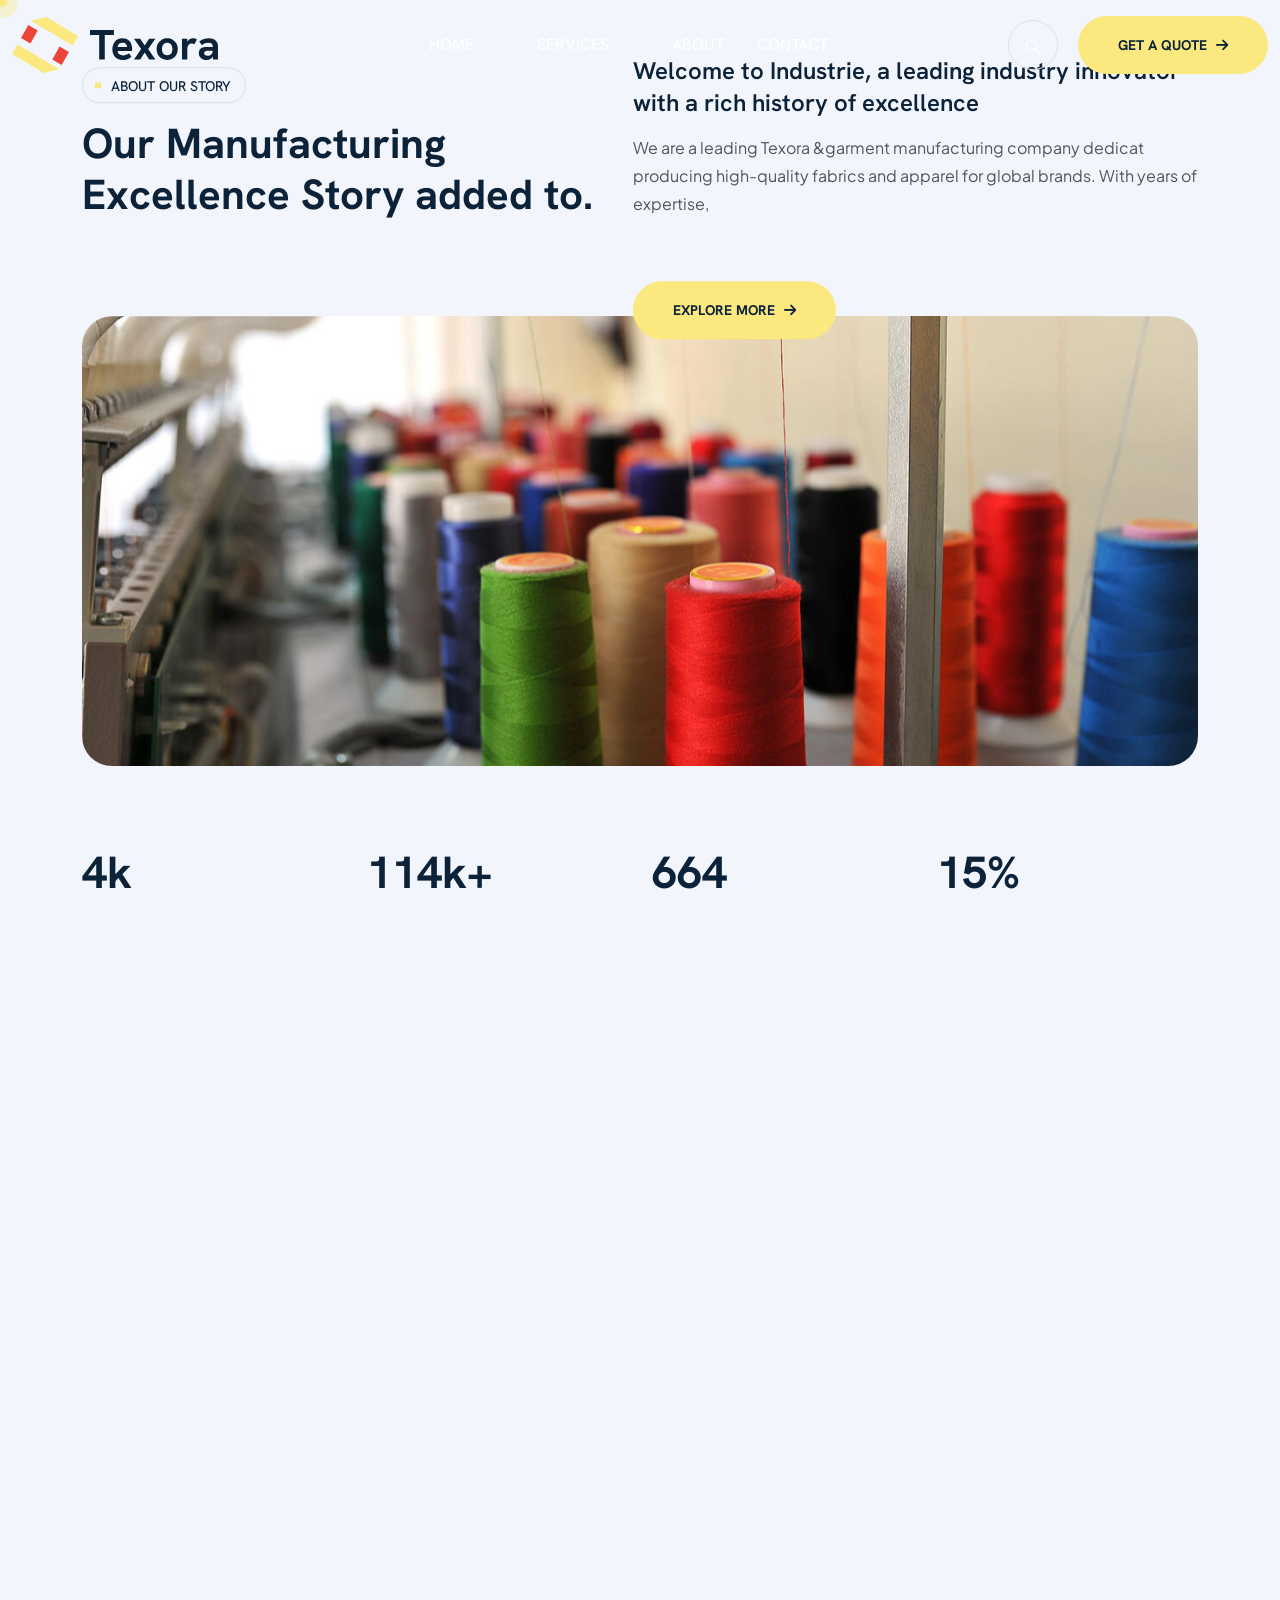
<file: about.html>
<!DOCTYPE html>
<html lang="en">
    <!--<< Header Area >>-->
    
<head>
       <!-- ========== Meta Tags ========== -->
        <meta charset="UTF-8">
        <meta http-equiv="X-UA-Compatible" content="IE=edge">
        <meta name="viewport" content="width=device-width, initial-scale=1">
        <meta name="author" content="themeservices">
        <meta name="description" content="Texora & Garments Industry HTML Template">
        <!-- ======== Page title ============ -->
        <title>Texora & Garments Industry </title>
        <!--<< Favcion >>-->
        <link rel="shortcut icon" href="assets/img/favicon.svg">
        <!--<< Bootstrap min.css >>-->
        <link rel="stylesheet" href="assets/css/bootstrap.min.css">
        <!--<< All Min Css >>-->
        <link rel="stylesheet" href="assets/css/all.min.css">
        <!--<< Animate.css >>-->
        <link rel="stylesheet" href="assets/css/animate.css">
        <!--<< Magnific Popup.css >>-->
        <link rel="stylesheet" href="assets/css/magnific-popup.css">
        <!--<< MeanMenu.css >>-->
        <link rel="stylesheet" href="assets/css/meanmenu.css">
        <!--<< Swiper Bundle.css >>-->
        <link rel="stylesheet" href="assets/css/swiper-bundle.min.css">
        <!--<< Nice Select.css >>-->
        <link rel="stylesheet" href="assets/css/nice-select.css">
        <!--<< Main.css >>-->
        <link rel="stylesheet" href="assets/css/main.css">
                            
    </head>
    <body>

        <!-- Preloader -->
        <div class="preloader">
            <div class="spinner-wrap">
                <div class="preloader-logo">
                    <img src="assets/img/preloader.svg" alt="" class="img-fluid">
                </div>
                <div class="spinner"></div>
            </div>
        </div>

        <!-- Back To Top Start -->
        <button id="back-top" class="back-to-top">
            <i class="fa-regular fa-arrow-up"></i>
        </button>

        <!-- MouseCursor Start -->
        <div class="mouseCursor cursor-outer"></div>
        <div class="mouseCursor cursor-inner"></div>

         <!-- Offcanvas Area Start -->
        <div class="fix-area">
            <div class="offcanvas__info">
                <div class="offcanvas__wrapper">
                    <div class="offcanvas__content">
                        <div class="offcanvas__top mb-5 d-flex justify-content-between align-items-center">
                            <div class="offcanvas__logo">
                                <a href="index.html">
                                    <img src="assets/img/logo/black-logo.svg" alt="logo-img">
                                </a>
                            </div>
                            <div class="offcanvas__close">
                                <button>
                                <i class="fas fa-times"></i>
                                </button>
                            </div>
                        </div>
                        <p class="text d-none d-xl-block">
                            Nullam dignissim, ante scelerisque the  is euismod fermentum odio sem semper the is erat, a feugiat leo urna eget eros. Duis Aenean a imperdiet risus.
                        </p>
                        <div class="mobile-menu fix mb-3"></div>
                        <div class="offcanvas__contact">
                            <h4>Contact Info</h4>
                            <ul>
                                <li class="d-flex align-items-center">
                                    <div class="offcanvas__contact-icon">
                                        <i class="fal fa-map-marker-alt"></i>
                                    </div>
                                    <div class="offcanvas__contact-text">
                                        <a target="_blank" href="#">Main Street, Melbourne, Australia</a>
                                    </div>
                                </li>
                                <li class="d-flex align-items-center">
                                    <div class="offcanvas__contact-icon mr-15">
                                        <i class="fal fa-envelope"></i>
                                    </div>
                                    <div class="offcanvas__contact-text">
                                        <a href="mailto:info@example.com"><span class="mailto:info@example.com">info@example.com</span></a>
                                    </div>
                                </li>
                                <li class="d-flex align-items-center">
                                    <div class="offcanvas__contact-icon mr-15">
                                        <i class="fal fa-clock"></i>
                                    </div>
                                    <div class="offcanvas__contact-text">
                                        <a target="_blank" href="#">Mod-friday, 09am -05pm</a>
                                    </div>
                                </li>
                                <li class="d-flex align-items-center">
                                    <div class="offcanvas__contact-icon mr-15">
                                        <i class="far fa-phone"></i>
                                    </div>
                                    <div class="offcanvas__contact-text">
                                        <a href="tel:+11002345909">+11002345909</a>
                                    </div>
                                </li>
                            </ul>
                            <a href="contact.html" class="theme-btn mt-4">
                               Contact Us
                                <i class="fa-solid fa-arrow-up-right"></i>
                            </a>
                            <div class="social-icon d-flex align-items-center">
                                <a href="#"><i class="fab fa-facebook-f"></i></a>
                                <a href="#"><i class="fab fa-twitter"></i></a>
                                <a href="#"><i class="fab fa-youtube"></i></a>
                                <a href="#"><i class="fab fa-linkedin-in"></i></a>
                            </div>
                        </div>
                    </div>
                </div>
            </div>
        </div>
        <div class="offcanvas__overlay"></div>

         <!-- Header Section Start -->
        <header id="header-sticky" class="header-1 header-2 header-inner">
             <div class="container">
                    <div class="mega-menu-wrapper">
                        <div class="header-main">
                            <a href="index.html" class="logo">
                                    <img src="assets/img/logo/black-logo.svg" alt="img">
                                </a>
                                <div class="mean__menu-wrapper">
                                    <div class="main-menu">
                                        <nav id="mobile-menu">
                                            <ul>
                                                <li>
                                                    <a href="javascript:void(0)" class="border-none">
                                                        <li><a href="index.html">Home</a></li>
                                                    </a>
                                                </li>
                                                <li>
                                                    <a href="javascript:void(0)">
                                                        <li><a href="service.html">Services</a></li>
                                                    </a>
                                                    
                                                </li>
                                                
                                                <li>
                                                    <a href="javascript:void(0)">
                                                      <li><a href="about.html">About</a></li>  
                                                    </a>
                                                   
                                                </li>
                                                
                                                <li>
                                                    <a href="contact.html">Contact</a>
                                                </li>
                                            </ul>
                                        </nav>
                                    </div>
                                </div>
                        
                        <div class="header-right d-flex justify-content-end align-items-center">
                            <a href="#" class="main-header__search search-toggler">
                                <i class="fa-regular fa-magnifying-glass"></i>
                            </a>
                            <a href="contact.html" class="theme-btn">
                                Get A quote  <i class="fa-solid fa-arrow-right"></i>
                            </a>
                            <div class="header__hamburger d-xl-none my-auto">
                                <div class="sidebar__toggle">
                                    <i class="fa-regular fa-bars"></i>
                                </div>
                            </div>
                        </div>
                    </div>
                </div>
            </div>
        </header>

        <!-- Search Start -->
        <div class="search-popup">
            <div class="search-popup__overlay search-toggler"></div>
            <div class="search-popup__content">
                <form role="search" method="get" class="search-popup__form" action="#">
                    <input type="text" id="search" name="search" placeholder="Search Here...">
                    <button type="submit" aria-label="search submit" class="search-btn">
                        <span><i class="fa-regular fa-magnifying-glass"></i></span>
                    </button>
                </form>
            </div>
        </div>

         <div id="smooth-wrapper">
            <div id="smooth-content">
                <!-- breadcrumb section start -->
        <section class="breadcrumb-wrapper bg-cover fix" style="background-image: url(assets/img/inner-page/breadcroumb.jpg);">
            <div class="container">
                <div class="page-heading wow fadeInUp" data-wow-delay=".3s">
                    <h1>About Us</h1>
                    <ul class="breadcrumb-list">
                        <li><a href="index.html">Home</a></li>
                        <li><i class="fa-solid fa-arrow-right"></i></li>
                        <li>About Us</li>
                    </ul>
                </div>
            </div>
        </section>
        
        <!-- about section start -->
        <section class="about-section-3 fix section-padding pb-0">
            <div class="container">
                <div class="about-wrapper-3">
                    <div class="section-title-area">
                        <div class="section-title">
                            <p class="sub-title wow fadeInUp">
                                About Our Story
                                <span class="line-1"></span>
                            </p>
                            <h2 class="char-animation">Our Manufacturing Excellence Story  added to. </h2>
                        </div>
                        <div class="about-text-items">
                            <div class="text-box">
                                <h3 class="wow fadeInUp" data-wow-delay=".3s">Welcome to Industrie, a leading industry innovator with a rich history of excellence</h3>
                                <p class="mb-0 wow fadeInUp" data-wow-delay=".5s">We are a leading Texora &garment manufacturing company dedicat producing high-quality fabrics and apparel for global brands. With years of expertise,</p>
                            </div>
                            <div class="about-btn wow fadeInUp" data-wow-delay=".7s">
                                <a href="about.html" class="theme-btn theme-two">
                                    Explore More <i class="fa-solid fa-arrow-right"></i>
                                </a>
                            </div>
                        </div>

                    </div>
                    <div class="about-image fix wow fadeInUp" data-wow-delay=".8s">
                        <img data-speed=".8" src="assets/img/about/about-3.jpg" alt="imgae">
                    </div>
                </div>
            </div>
        </section>

        <!-- counter section start -->
        <section class="counter-section counter-two fix pb-0">
            <div class="container">
                <div class="counter-content-area">
                    <div class="row g-4">
                        <div class="col-lg-3 col-sm-6 wow fadeInUp" data-wow-delay=".2s">
                            <div class="counter-items counter-two">
                                <div class="counter-box">
                                    <h2><span class="count">25</span>k</h2>
                                    <p>Years of experience</p>
                                </div>
                                <p>Decades of experience in delivering impactful digital solutions.</p>
                            </div>
                        </div>
                        <div class="col-lg-3 col-sm-6 wow fadeInUp" data-wow-delay=".4s">
                            <div class="counter-items counter-two">
                                <div class="counter-box">
                                    <h2><span class="count">750</span>k+</h2>
                                    <p>meters month output</p>
                                </div>
                                <p>With efficient production of 690 tons of fabric per month</p>
                            </div>
                        </div>
                        <div class="col-lg-3 col-sm-6 wow fadeInUp" data-wow-delay=".6s">
                            <div class="counter-items counter-two">
                                <div class="counter-box">
                                    <h2><span class="count">4356</span></h2>
                                    <p>factory floor space</p>
                                </div>
                                <p>One of the largest & most reputed Texora groups in India & globe.</p>
                            </div>
                        </div>
                        <div class="col-lg-3 col-sm-6 wow fadeInUp" data-wow-delay=".8s">
                            <div class="counter-items counter-two">
                                <div class="counter-box">
                                    <h2><span class="count">99</span>%</h2>
                                    <p>Client satisfaction rate</p>
                                </div>
                                <p>We build long-term partnerships through proven results.</p>
                            </div>
                        </div>
                    </div>
                </div>
            </div>
        </section>

       <!-- advantage section start -->
        <section class="advantage-section section-padding fix section-bg">
            <div class="reel-shape float-bob-x">
                <img src="assets/img/advantage/kite-reel.png" alt="image">
            </div>
            <div class="container">
                <div class="section-title center">
                    <p class="sub-title wow fadeInUp">
                        <span class="line-0"></span>
                        Our Advantage
                        <span class="line-1"></span>
                    </p>
                    <h2 class="char-animation">Why We Stand Out in the <br> Texora Industry</h2>
                </div>
            </div>
            <div class="advantage-wrapper">
                <div class="swiper advantage-slider">
                    <div class="swiper-wrapper">
                        <div class="swiper-slide">
                            <div class="advantage-box-items">
                                <div class="advantage-content">
                                    <h3>Unmatched Quality <br><span>Control</span></h3>
                                    <div class="advantage-thumb">
                                        <img src="assets/img/advantage/advantage-1.jpg" alt="image">
                                        <img src="assets/img/advantage/advantage-1.jpg" alt="image">
                                    </div>
                                    <p>a leading Texora & garment manufacturing company dedicated to producing high-quality fabrics Knit warp & circular </p>
                                </div>
                                <div class="advantage-btn-box">
                                    <a href="project-details.html" class="link-btn">read more 
                                        <i class="fa-solid fa-arrow-right"></i>
                                    </a>
                                    <img src="assets/img/advantage/icon-1.svg" alt="image">
                                </div>
                            </div>
                        </div>
                        <div class="swiper-slide">
                            <div class="advantage-box-items">
                                <div class="advantage-content">
                                    <h3>Eco-Friendly <br><span>Practices</span></h3>
                                    <div class="advantage-thumb">
                                        <img src="assets/img/advantage/advantage-2.jpg" alt="image">
                                        <img src="assets/img/advantage/advantage-2.jpg" alt="image">
                                    </div>
                                    <p>a leading Texora & garment manufacturing company dedicated to producing high-quality fabrics Knit warp & circular </p>
                                </div>
                                <div class="advantage-btn-box">
                                    <a href="project-details.html" class="link-btn">read more 
                                        <i class="fa-solid fa-arrow-right"></i>
                                    </a>
                                    <img src="assets/img/advantage/icon-2.svg" alt="image">
                                </div>
                            </div>
                        </div>
                        <div class="swiper-slide">
                            <div class="advantage-box-items">
                                <div class="advantage-content">
                                    <h3>Innovative Fabric  <br><span>Solutions</span></h3>
                                    <div class="advantage-thumb">
                                        <img src="assets/img/advantage/advantage-3.jpg" alt="image">
                                        <img src="assets/img/advantage/advantage-3.jpg" alt="image">
                                    </div>
                                    <p>a leading Texora & garment manufacturing company dedicated to producing high-quality fabrics Knit warp & circular </p>
                                </div>
                                <div class="advantage-btn-box">
                                    <a href="project-details.html" class="link-btn">read more 
                                        <i class="fa-solid fa-arrow-right"></i>
                                    </a>
                                    <img src="assets/img/advantage/icon-3.svg" alt="image">
                                </div>
                            </div>
                        </div>
                        <div class="swiper-slide">
                            <div class="advantage-box-items">
                                <div class="advantage-content">
                                    <h3>Skilled Workforce <br><span>Expertise</span></h3>
                                    <div class="advantage-thumb">
                                        <img src="assets/img/advantage/advantage-4.jpg" alt="image">
                                        <img src="assets/img/advantage/advantage-4.jpg" alt="image">
                                    </div>
                                    <p>a leading Texora & garment manufacturing company dedicated to producing high-quality fabrics Knit warp & circular </p>
                                </div>
                                <div class="advantage-btn-box">
                                    <a href="project-details.html" class="link-btn">read more 
                                        <i class="fa-solid fa-arrow-right"></i>
                                    </a>
                                    <img src="assets/img/advantage/icon-4.svg" alt="image">
                                </div>
                            </div>
                        </div>
                    </div>
                </div> 
            </div>
        </section>

         <!-- counter section start -->
        <section class="counter-section1 section-padding fix bg-cover" style="background: url('assets/img/vedio/bg-2.jpg');">
            <div class="container-fluid">
                <div class="row g-4 align-items-center">
                    <div class="col-xl-5 col-lg-6">
                        <div class="counter-image fix wow fadeInUp" data-wow-delay=".7s">
                            <img data-speed=".8" src="assets/img/counter/counter-img-1.jpg" alt="image">
                        </div>
                    </div>
                    <div class="col-xl-6 col-lg-6">
                        <div class="counter-content-area">
                            <div class="section-title mb-0">
                                <span class="sub-title wow fadeInUp">
                                    Innovation in Texoras 
                                    <span class="line-1"></span>
                                </span>
                                <h2 class="char-animation">Modern Tradition At The Forefront Of The Texora Industry.</h2>
                            </div>
                            <p class="counter-text wow fadeInUp" data-wow-delay=".3s">We believe in operating in a way that ensures a holistic view on taking care of our products & processes in a way that safeguards our planet and our people</p>
                            <div class="row">
                                <div class="col-xl-6 col-sm-6 wow fadeInUp" data-wow-delay=".3s">
                                    <div class="counter-items">
                                        <div class="counter-box">
                                            <h3><span class="count">25</span>+</h3>
                                            <p>Years of experience</p>
                                        </div>
                                        <p>Decades of experience in delivering impactful digital solutions.</p>
                                    </div>
                                </div>
                                <div class="col-xl-6 col-sm-6 wow fadeInUp" data-wow-delay=".5s">
                                    <div class="counter-items">
                                        <div class="counter-box">
                                            <h3><span class="count">750</span>k+</h3>
                                            <p>meters month output</p>
                                        </div>
                                        <p>With efficient production of 690 tons of fabric per month</p>
                                    </div>
                                </div>
                                <div class="col-xl-6 col-sm-6 wow fadeInUp" data-wow-delay=".7s">
                                    <div class="counter-items">
                                        <div class="counter-box">
                                            <h3><span class="count">4356</span></h3>
                                            <p>factory floor space</p>
                                        </div>
                                        <p>One of the largest & most reputed Texora groups in India & globe.</p>
                                    </div>
                                </div>
                                <div class="col-xl-6 col-sm-6 wow fadeInUp" data-wow-delay=".9s">
                                    <div class="counter-items">
                                        <div class="counter-box">
                                            <h3><span class="count">99</span>%</h3>
                                            <p>Client satisfaction rate</p>
                                        </div>
                                        <p>We build long-term partnerships through proven results.</p>
                                    </div>
                                </div>
                            </div>
                        </div>
                    </div>
                </div>
            </div>
        </section>

        <!-- Testimonial Section Start -->
        <section class="testimonial-section section-padding fix bg-cover" style="background-image: url('assets/img/new/testimonial-bg.jpg');">
            <div class="container">
                <div class="section-title">
                    <span class="sub-title text-white wow fadeInUp">
                        Customer testimonials
                    </span>
                    <h2 class="char-animation text-white">
                        Comments Regarding The <br> Texora Industry
                    </h2>
                </div>
                <div class="row">
                    <div class="col-xl-3 col-lg-6 col-md-6 wow fadeInUp" data-wow-delay=".2s">
                        <div class="testi-client-info">
                            <div class="img">
                                <img src="assets/img/new/testi-client.png" alt="img">
                            </div>
                            <h3 class="title">More Than 10K+ Customers</h3>
                            <h3 class="title-2">
                                Trusted by over 10,000 satisfied customers, we pride ourselves on delivering exceptional service.
                            </h3>
                        </div>
                    </div>
                    <div class="col-xl-3 col-lg-6 col-md-6 wow fadeInUp" data-wow-delay=".4s">
                        <div class="testi-image">
                            <img src="assets/img/new/testi-img-01.jpg" alt="img">
                        </div>
                    </div>
                    <div class="col-xl-6 col-lg-9">
                        <div class="testi-content">
                            <div class="swiper testimonial-slider">
                                <div class="swiper-wrapper">
                                    <div class="swiper-slide">
                                        <div class="testi-content-items">
                                            <h3 class="title-3">
                                                <svg width="35" height="30" viewBox="0 0 35 30" fill="none" xmlns="http://www.w3.org/2000/svg">
<path d="M22.8847 30H30.9616C32.0835 30 33.0369 29.6022 33.8223 28.8069C34.6073 28.0114 35 27.0456 35 25.909V17.7272C35 16.5907 34.6076 15.625 33.8223 14.8297C33.037 14.0344 32.0833 13.6365 30.9616 13.6365H26.2501C25.6894 13.6365 25.2126 13.4376 24.8199 13.0399C24.4273 12.6425 24.231 12.1593 24.231 11.5909V10.9094C24.231 9.40364 24.7569 8.11852 25.8085 7.05297C26.8601 5.98794 28.129 5.45524 29.6156 5.45524H30.9616C31.3264 5.45524 31.6418 5.31993 31.9083 5.05022C32.1746 4.78052 32.3079 4.46081 32.3079 4.09147V1.36385C32.3079 0.995104 32.1746 0.674797 31.9083 0.405012C31.6415 0.135378 31.3264 0 30.9616 0H29.6155C28.1571 0 26.7654 0.288069 25.4402 0.863161C24.1151 1.43833 22.9689 2.21626 22.0013 3.19644C21.0339 4.17669 20.2662 5.33762 19.6983 6.68005C19.1305 8.0224 18.8465 9.43215 18.8465 10.9094V25.9093C18.8465 27.0459 19.2392 28.0117 20.0243 28.807C20.8094 29.6023 21.7631 30 22.8847 30Z" fill="#FBE87E"/>
<path d="M1.17811 28.8069C1.96313 29.6022 2.91664 30 4.03856 30H12.1151C13.2371 30 14.1905 29.6022 14.9756 28.8069C15.7606 28.0114 16.1531 27.0456 16.1531 25.909V17.7272C16.1531 16.5907 15.7606 15.625 14.9756 14.8297C14.1905 14.0344 13.237 13.6365 12.1151 13.6365H7.40373C6.84303 13.6365 6.36579 13.4376 5.97321 13.0399C5.58099 12.6423 5.38429 12.1593 5.38429 11.5909V10.9094C5.38429 9.40364 5.91022 8.11852 6.962 7.05297C8.01357 5.98794 9.28216 5.45524 10.7689 5.45524H12.1151C12.4797 5.45524 12.7953 5.31993 13.0616 5.05022C13.328 4.78052 13.4615 4.46081 13.4615 4.09147V1.36385C13.4615 0.995104 13.328 0.674797 13.0616 0.405012C12.7954 0.135378 12.4797 0 12.1151 0H10.7689C9.31067 0 7.91905 0.288069 6.59373 0.863161C5.26885 1.43833 4.12277 2.21626 3.15511 3.19644C2.18753 4.17669 1.4193 5.33792 0.851821 6.68005C0.284121 8.02211 -2.28882e-05 9.43215 -2.28882e-05 10.9094V25.9093C0.000198364 27.0459 0.39249 28.0117 1.17811 28.8069Z" fill="#FBE87E"/>
                                                </svg>
                                                “An industrial manufacturing company is a  business entity that specializ producing and supplying a wide range of products and components used in various industries. These products can range”
                                            </h3>
                                            <div class="client-info">
                                                <div class="client-img">
                                                    <img src="assets/img/new/testi-client-2.png" alt="">
                                                </div>
                                                <div class="content">
                                                    <h3 class="title-4">Savannah Nguyen</h3>
                                                    <p>CEO,AB Tech</p>
                                                </div>
                                            </div>
                                        </div>
                                    </div>
                                </div>
                            </div>
                            <div class="array-button">
                                <button class="array-prev">
                                    <i class="fa-solid fa-arrow-left"></i>
                                </button>

                                <button class="array-next">
                                <i class="fa-solid fa-arrow-right"></i>
                                </button>
                            </div>
                        </div>
                    </div>
                </div>
            </div>
        </section>

        <!-- team section start -->
                <section class="team-section section-padding section-bg fix">
                    <div class="container">
                        <div class="section-title center">
                            <span class="sub-title wow fadeInUp">
                                Our Leadership Team
                                <span class="line-1"></span>
                            </span>
                            <h2 class="char-animation"> Meet with our honest leadership</h2>
                        </div>
                        <div class="team-wrapper">
                            <div class="row">
                                <div class="col-xl-3 col-lg-4 col-md-6 col-sm-6 wow fadeInUp" data-wow-delay=".2s">
                                    <div class="team-card-item">
                                        <div class="team-image">
                                            <img src="assets/img/team/team-1.jpg" alt="img">
                                            <img src="assets/img/team/team-1.jpg" alt="img">
                                            <div class="social-profile">
                                                <ul>
                                                    <li><a href="#"><i class="fab fa-facebook-f"></i></a></li>
                                                    <li><a href="#"><i class="fab fa-instagram"></i></a></li>
                                                    <li><a href="#"><i class="fab fa-linkedin-in"></i></a></li>
                                                    <li><a href="#"><i class="fab fa-youtube"></i></a></li>
                                                </ul>
                                            </div>
                                        </div>
                                        <div class="team-content">
                                            <h3>
                                                <a href="team-details.html">Jenny Wilson</a>
                                            </h3>
                                            <p>Compliance Manager</p>
                                        </div>
                                    </div>
                                </div>
                                <div class="col-xl-3 col-lg-4 col-md-6 col-sm-6 wow fadeInUp" data-wow-delay=".4s">
                                    <div class="team-card-item">
                                        <div class="team-image">
                                            <img src="assets/img/team/team-2.jpg" alt="img">
                                            <img src="assets/img/team/team-2.jpg" alt="img">
                                            <div class="social-profile">
                                                <ul>
                                                    <li><a href="#"><i class="fab fa-facebook-f"></i></a></li>
                                                    <li><a href="#"><i class="fab fa-instagram"></i></a></li>
                                                    <li><a href="#"><i class="fab fa-linkedin-in"></i></a></li>
                                                    <li><a href="#"><i class="fab fa-youtube"></i></a></li>
                                                </ul>
                                            </div>
                                        </div>
                                        <div class="team-content">
                                            <h3>
                                                <a href="team-details.html">Andi dufreen</a>
                                            </h3>
                                            <p>Managing Director</p>
                                        </div>
                                    </div>
                                </div>
                                <div class="col-xl-3 col-lg-4 col-md-6 col-sm-6 wow fadeInUp" data-wow-delay=".6s">
                                    <div class="team-card-item">
                                        <div class="team-image">
                                            <img src="assets/img/team/team-3.jpg" alt="img">
                                            <img src="assets/img/team/team-3.jpg" alt="img">
                                            <div class="social-profile">
                                                <ul>
                                                    <li><a href="#"><i class="fab fa-facebook-f"></i></a></li>
                                                    <li><a href="#"><i class="fab fa-instagram"></i></a></li>
                                                    <li><a href="#"><i class="fab fa-linkedin-in"></i></a></li>
                                                    <li><a href="#"><i class="fab fa-youtube"></i></a></li>
                                                </ul>
                                            </div>
                                        </div>
                                        <div class="team-content">
                                            <h3>
                                                <a href="team-details.html">Wade Warren</a>
                                            </h3>
                                            <p>Marketing Coordinator</p>
                                        </div>
                                    </div>
                                </div>
                                <div class="col-xl-3 col-lg-4 col-md-6 col-sm-6 wow fadeInUp" data-wow-delay=".8s">
                                    <div class="team-card-item">
                                        <div class="team-image">
                                            <img src="assets/img/team/team-4.jpg" alt="img">
                                            <img src="assets/img/team/team-4.jpg" alt="img">
                                            <div class="social-profile">
                                                <ul>
                                                    <li><a href="#"><i class="fab fa-facebook-f"></i></a></li>
                                                    <li><a href="#"><i class="fab fa-instagram"></i></a></li>
                                                    <li><a href="#"><i class="fab fa-linkedin-in"></i></a></li>
                                                    <li><a href="#"><i class="fab fa-youtube"></i></a></li>
                                                </ul>
                                            </div>
                                        </div>
                                        <div class="team-content">
                                            <h4>
                                                <a href="team-details.html">Esther Howard</a>
                                            </h4>
                                            <p>Quality Control Manager</p>
                                        </div>
                                    </div>
                                </div>
                            </div>
                        </div>
                    </div>
                </section>

        <!-- footer Section start --> 
        <footer class="footer-section bg-cover fix" style="background-image: url('assets/img/footer/bg-1.jpg');">
            <div class="container">
                <div class="footer-widgets-wrapper">
                    <div class="row">
                        <div class="col-xxl-4 col-xl-5 col-lg-5 col-md-8 wow fadeInUp" data-wow-delay=".2s">
                            <div class="footer-widget-items">
                                <div class="widget-logo">
                                    <a href="index.html">
                                        <img src="assets/img/footer/footer-logo.png" alt="logo-image">
                                    </a>
                                </div>
                                <div class="widget-content">
                                    <p class="text-white">Texora Improve efficiency, provide a better <br> Customer experience with modern texora <br> services available</p>
                                    <h3 class="border-text">Since 1989</h3>
                                </div>
                            </div>
                        </div>
                        <div class="col-xxl-2 col-xl-3 col-lg-3 col-md-4 wow fadeInUp" data-wow-delay=".4s">
                            <div class="footer-widget-items">
                                <div class="widget-head">
                                    <h4>Quick Links</h4>
                                </div>
                                <div class="widget-content">
                                    <ul class="list-area">
                                        <li><a href="index.html"><i class="fa-solid fa-arrow-right"></i>Home</a></li>
                                        <li><a href="about.html"><i class="fa-solid fa-arrow-right"></i>About us</a></li>
                                        <li><a href="service.html"><i class="fa-solid fa-arrow-right"></i>Services</a></li>
                                        <li><a href="project.html"><i class="fa-solid fa-arrow-right"></i>Project</a></li>
                                        <li><a href="news.html"><i class="fa-solid fa-arrow-right"></i>Blog</a></li>
                                        <li><a href="contact.html"><i class="fa-solid fa-arrow-right"></i>Contact Us</a></li>
                                    </ul>
                                </div>
                            </div>
                        </div>
                        <div class="col-xxl-3 col-xl-4 col-lg-4 col-md-6 wow fadeInUp" data-wow-delay=".6s">
                            <div class="footer-widget-items">
                                <div class="widget-head">
                                    <h4>Our Solutions</h4>
                                </div>
                                <div class="widget-content">
                                    <ul class="list-area list-area-3">
                                        <li><a href="service-details.html"><i class="fa-solid fa-arrow-right"></i>Fabric Manufacturing</a></li>
                                        <li><a href="service-details.html"><i class="fa-solid fa-arrow-right"></i>Garment Production</a></li>
                                        <li><a href="service-details.html"><i class="fa-solid fa-arrow-right"></i>Custom Texora Design</a></li>
                                        <li><a href="service-details.html"><i class="fa-solid fa-arrow-right"></i>Sustainable Solutions</a></li>
                                        <li><a href="service-details.html"><i class="fa-solid fa-arrow-right"></i>Global Supply Chain</a></li>
                                    </ul>
                                </div>
                            </div>
                        </div>
                        <div class="col-xxl-3 col-xl-5 col-lg-4 col-md-6 wow fadeInUp" data-wow-delay=".8s">
                            <div class="footer-widget-items">
                                <div class="widget-head">
                                    <h4>Contact Info</h4>
                                </div>
                                <div class="widget-content">
                                    <div class="contact-list">
                                        <p class="contact-tittle">90 Washington. mg Manchester,<br> Kentucky USA</p>
                                        <p>
                                            <a href="mailto:infotech@gmail.com">
                                                company@gmail.com
                                            </a>
                                        </p>
                                        <p>
                                            <a href="tel:2086660112">
                                                +68 (9800) - 63020
                                            </a>
                                        </p>
                                    </div>
                                </div>
                            </div>
                        </div>
                    </div>
                </div>
                <div class="footer-contact-area">
                    <div class="row g-5">
                        <div class="col-xl-6 wow fadeInUp" data-wow-delay=".6s">
                            <div class="client-area">
                                <div class="phone-box">
                                    <div class="phone">
                                        <img src="assets/img/footer/phone.svg" alt="img">
                                    </div>
                                    <div class="content">
                                        <span>Give us a call</span>
                                        <h4><a href="tel:+1234560789">
                                                +123 4560 789
                                            </a>
                                        </h4>
                                    </div>
                                </div>
                                <ul class="social-icon">
                                    <li>
                                        <a href="#"><i class="fab fa-facebook-f"></i></a>
                                    </li>
                                    <li>
                                        <a href="#"><i class="fab fa-twitter"></i></a>
                                    </li>
                                    <li>
                                        <a href="#"><i class="fab fa-linkedin-in"></i></a>
                                    </li>
                                    <li>
                                        <a href="#"><i class="fa-brands fa-youtube"></i></a>
                                    </li>
                                </ul>
                            </div>
                        </div>
                        <div class="col-xl-6 wow fadeInUp" data-wow-delay=".8s">
                            <div class="maie-box">
                                <p>Join <br> Newsletter</p>
                                <div class="footer-input">
                                    <input type="email" id="email2" placeholder="Your Email">
                                    <button class="newsletter-btn" type="submit">
                                        <img src="assets/img/footer/telegram.svg" alt="image">
                                    </button>
                                </div>
                            </div>
                        </div>
                    </div>
                </div>
            </div>
            <div class="footer-bottom">
                <div class="container">
                    <div class="footer-wrapper d-flex align-items-center justify-content-between">
                        <p class="wow fadeInUp" data-wow-delay=".7s">
                            © All copyright 2026 by <a href="index.html">Texora</a>
                        </p>
                        <ul class="wow fadeInUp" data-wow-delay=".9s">
                            <li>
                                <a href="contact.html" class="underline">Terms & Conditions</a>
                            </li>
                            <li>
                                <a href="contact.html" class="underline">Privacy Policy</a>
                            </li>
                        </ul>
                    </div>
                </div>
            </div>
        </footer>
        
            </div>
        </div>

        





        <!--<< All JS Plugins >>-->
        <script src="assets/js/jquery-3.7.1.min.js"></script>
        <!--<< Viewport Js >>-->
        <script src="assets/js/viewport.jquery.js"></script>
        <!--<< Bootstrap Js >>-->
        <script src="assets/js/bootstrap.bundle.min.js"></script>
        <!--<< Gsap Min Js >>-->
        <script src="assets/js/gsap.min.js"></script>
        <!--<< ScrollTrigger Min Js >>-->
        <script src="assets/js/ScrollTrigger.min.js"></script>
        <!--<< ScrollSmoother Min Js >>-->
        <script src="assets/js/ScrollSmoother.min.js"></script>
        <!--<< ScrollToPlugin Min Js >>-->
        <script src="assets/js/ScrollToPlugin.min.js"></script>
        <!--<< SplitText Min Js >>-->
        <script src="assets/js/SplitText.min.js"></script>
        <!--<< TextPlugin Min Js >>-->
        <script src="assets/js/TextPlugin.js"></script>
        <!--<< nice-selec Js >>-->
        <script src="assets/js/jquery.nice-select.min.js"></script>
        <!--<< Waypoints Js >>-->
        <script src="assets/js/jquery.waypoints.js"></script>
        <!--<< Counterup Js >>-->
        <script src="assets/js/jquery.counterup.min.js"></script>
        <!--<< Swiper Slider Js >>-->
        <script src="assets/js/swiper-bundle.min.js"></script>
        <!--<< MeanMenu Js >>-->
        <script src="assets/js/jquery.meanmenu.min.js"></script>
        <!--<< Magnific Popup Js >>-->
        <script src="assets/js/jquery.magnific-popup.min.js"></script>
        <!--<< Wow Animation Js >>-->
        <script src="assets/js/wow.min.js"></script>
        <!--<< Main.js >>-->
        <script src="assets/js/main.js"></script>
    </body>

</html>
</file>
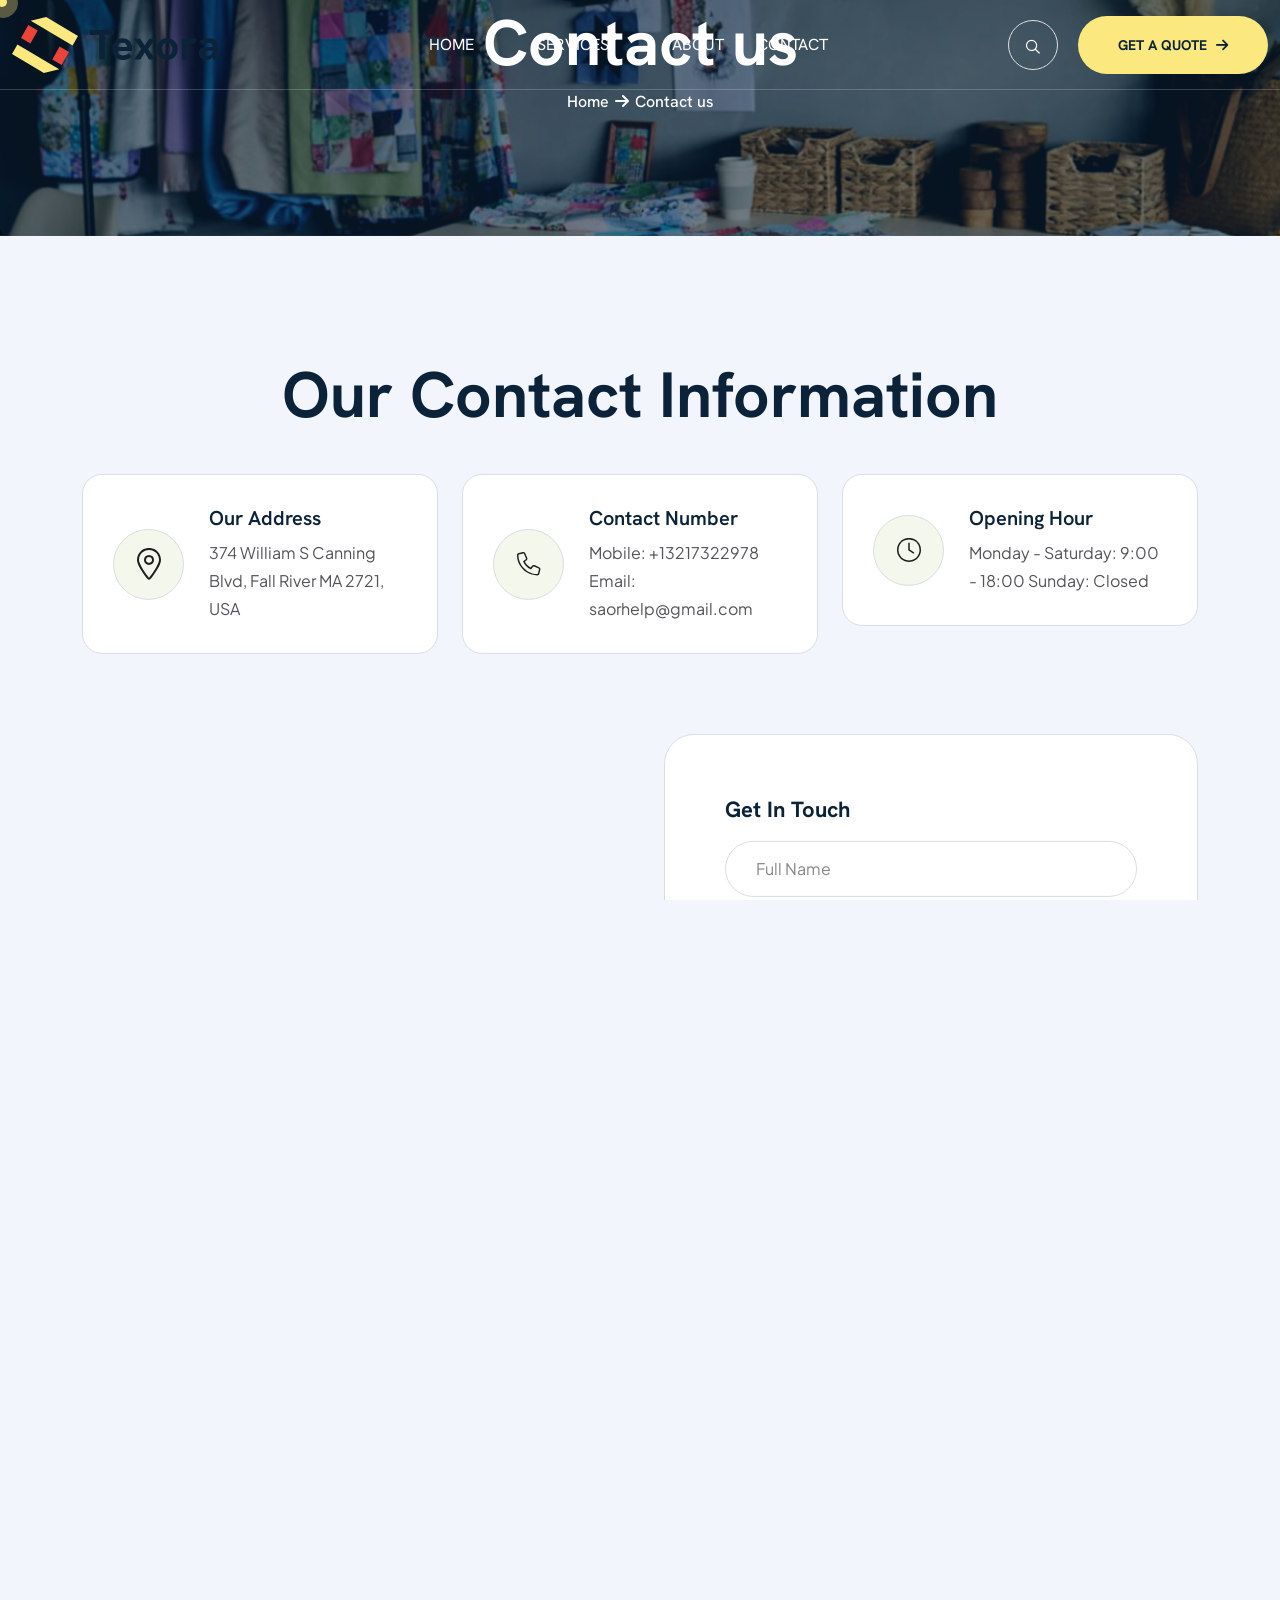
<file: contact.html>
<!DOCTYPE html>
<html lang="en">
    <!--<< Header Area >>-->
    
<head>
       <!-- ========== Meta Tags ========== -->
        <meta charset="UTF-8">
        <meta http-equiv="X-UA-Compatible" content="IE=edge">
        <meta name="viewport" content="width=device-width, initial-scale=1">
        <meta name="author" content="themeservices">
        <meta name="description" content="Texora & Garments Industry HTML Template">
        <!-- ======== Page title ============ -->
        <title>Texora & Garments Industry </title>
        <!--<< Favcion >>-->
        <link rel="shortcut icon" href="assets/img/favicon.svg">
        <!--<< Bootstrap min.css >>-->
        <link rel="stylesheet" href="assets/css/bootstrap.min.css">
        <!--<< All Min Css >>-->
        <link rel="stylesheet" href="assets/css/all.min.css">
        <!--<< Animate.css >>-->
        <link rel="stylesheet" href="assets/css/animate.css">
        <!--<< Magnific Popup.css >>-->
        <link rel="stylesheet" href="assets/css/magnific-popup.css">
        <!--<< MeanMenu.css >>-->
        <link rel="stylesheet" href="assets/css/meanmenu.css">
        <!--<< Swiper Bundle.css >>-->
        <link rel="stylesheet" href="assets/css/swiper-bundle.min.css">
        <!--<< Nice Select.css >>-->
        <link rel="stylesheet" href="assets/css/nice-select.css">
        <!--<< Main.css >>-->
        <link rel="stylesheet" href="assets/css/main.css">
                            
    </head>
    <body>

        <!-- Preloader -->
        <div class="preloader">
            <div class="spinner-wrap">
                <div class="preloader-logo">
                    <img src="assets/img/preloader.svg" alt="" class="img-fluid">
                </div>
                <div class="spinner"></div>
            </div>
        </div>

        <!-- Back To Top Start -->
        <button id="back-top" class="back-to-top">
            <i class="fa-regular fa-arrow-up"></i>
        </button>

        <!-- MouseCursor Start -->
        <div class="mouseCursor cursor-outer"></div>
        <div class="mouseCursor cursor-inner"></div>

         <!-- Offcanvas Area Start -->
        <div class="fix-area">
            <div class="offcanvas__info">
                <div class="offcanvas__wrapper">
                    <div class="offcanvas__content">
                        <div class="offcanvas__top mb-5 d-flex justify-content-between align-items-center">
                            <div class="offcanvas__logo">
                                <a href="index.html">
                                    <img src="assets/img/logo/black-logo.svg" alt="logo-img">
                                </a>
                            </div>
                            <div class="offcanvas__close">
                                <button>
                                <i class="fas fa-times"></i>
                                </button>
                            </div>
                        </div>
                        <p class="text d-none d-xl-block">
                            Nullam dignissim, ante scelerisque the  is euismod fermentum odio sem semper the is erat, a feugiat leo urna eget eros. Duis Aenean a imperdiet risus.
                        </p>
                        <div class="mobile-menu fix mb-3"></div>
                        <div class="offcanvas__contact">
                            <h4>Contact Info</h4>
                            <ul>
                                <li class="d-flex align-items-center">
                                    <div class="offcanvas__contact-icon">
                                        <i class="fal fa-map-marker-alt"></i>
                                    </div>
                                    <div class="offcanvas__contact-text">
                                        <a target="_blank" href="#">Main Street, Melbourne, Australia</a>
                                    </div>
                                </li>
                                <li class="d-flex align-items-center">
                                    <div class="offcanvas__contact-icon mr-15">
                                        <i class="fal fa-envelope"></i>
                                    </div>
                                    <div class="offcanvas__contact-text">
                                        <a href="mailto:info@example.com"><span class="mailto:info@example.com">info@example.com</span></a>
                                    </div>
                                </li>
                                <li class="d-flex align-items-center">
                                    <div class="offcanvas__contact-icon mr-15">
                                        <i class="fal fa-clock"></i>
                                    </div>
                                    <div class="offcanvas__contact-text">
                                        <a target="_blank" href="#">Mod-friday, 09am -05pm</a>
                                    </div>
                                </li>
                                <li class="d-flex align-items-center">
                                    <div class="offcanvas__contact-icon mr-15">
                                        <i class="far fa-phone"></i>
                                    </div>
                                    <div class="offcanvas__contact-text">
                                        <a href="tel:+11002345909">+11002345909</a>
                                    </div>
                                </li>
                            </ul>
                            <a href="contact.html" class="theme-btn mt-4">
                               Contact Us
                                <i class="fa-solid fa-arrow-up-right"></i>
                            </a>
                            <div class="social-icon d-flex align-items-center">
                                <a href="#"><i class="fab fa-facebook-f"></i></a>
                                <a href="#"><i class="fab fa-twitter"></i></a>
                                <a href="#"><i class="fab fa-youtube"></i></a>
                                <a href="#"><i class="fab fa-linkedin-in"></i></a>
                            </div>
                        </div>
                    </div>
                </div>
            </div>
        </div>
        <div class="offcanvas__overlay"></div>

         <!-- Header Section Start -->
        <header id="header-sticky" class="header-1 header-2 header-inner">
             <div class="container">
                    <div class="mega-menu-wrapper">
                        <div class="header-main">
                            <a href="index.html" class="logo">
                                    <img src="assets/img/logo/black-logo.svg" alt="img">
                                </a>
                                <div class="mean__menu-wrapper">
                                    <div class="main-menu">
                                        <nav id="mobile-menu">
                                            <ul>
                                                <li>
                                                    <a href="javascript:void(0)" class="border-none">
                                                        <li><a href="index.html">Home</a></li>
                                                    </a>
                                                </li>
                                                <li>
                                                    <a href="javascript:void(0)">
                                                        <li><a href="service.html">Services</a></li>
                                                    </a>
                                                    
                                                </li>
                                                
                                                <li>
                                                    <a href="javascript:void(0)">
                                                      <li><a href="about.html">About</a></li>  
                                                    </a>
                                                   
                                                </li>
                                                
                                                <li>
                                                    <a href="contact.html">Contact</a>
                                                </li>
                                            </ul>
                                        </nav>
                                    </div>
                                </div>
                        
                        <div class="header-right d-flex justify-content-end align-items-center">
                            <a href="#" class="main-header__search search-toggler">
                                <i class="fa-regular fa-magnifying-glass"></i>
                            </a>
                            <a href="contact.html" class="theme-btn">
                                Get A quote  <i class="fa-solid fa-arrow-right"></i>
                            </a>
                            <div class="header__hamburger d-xl-none my-auto">
                                <div class="sidebar__toggle">
                                    <i class="fa-regular fa-bars"></i>
                                </div>
                            </div>
                        </div>
                    </div>
                </div>
            </div>
        </header>

        <!-- Search Start -->
        <div class="search-popup">
            <div class="search-popup__overlay search-toggler"></div>
            <div class="search-popup__content">
                <form role="search" method="get" class="search-popup__form" action="#">
                    <input type="text" id="search" name="search" placeholder="Search Here...">
                    <button type="submit" aria-label="search submit" class="search-btn">
                        <span><i class="fa-regular fa-magnifying-glass"></i></span>
                    </button>
                </form>
            </div>
        </div>

        <div id="smooth-wrapper">
            <div id="smooth-content">
                <!-- breadcrumb section start -->
        <section class="breadcrumb-wrapper bg-cover fix" style="background-image: url(assets/img/inner-page/breadcroumb.jpg);">
            <div class="container">
                <div class="page-heading wow fadeInUp" data-wow-delay=".3s">
                    <h1>Contact us</h1>
                    <ul class="breadcrumb-list">
                        <li><a href="index.html">Home</a></li>
                        <li><i class="fa-solid fa-arrow-right"></i></li>
                        <li>Contact us</li>
                    </ul>
                </div>
            </div>
        </section>
 
        <!-- contact section start -->
        <section class="contact-section-3 section-padding fix">
            <div class="container">
                <div class="contact-wrapper-3">
                    <div class="contact-area-top">
                        <h2>Our Contact Information</h2>
                        <div class="row g-4">
                            <div class="col-xl-4 col-md-6 wow fadeInUp" data-wow-delay=".3s">
                                <div class="contact-items">
                                    <div class="icon">
                                        <img src="assets/img/contact/location01.svg" alt="image">
                                    </div>
                                    <div class="content">
                                        <h3>Our Address</h3>
                                        <p>374 William S Canning Blvd, Fall River MA 2721, USA</p>
                                    </div>
                                </div>
                            </div>
                            <div class="col-xl-4 col-md-6 wow fadeInUp" data-wow-delay=".5s">
                                <div class="contact-items">
                                    <div class="icon">
                                        <img src="assets/img/contact/phone01.svg" alt="image">
                                    </div>
                                    <div class="content">
                                        <h3>Contact Number</h3>
                                        <p><a href="tel:+69009494094">Mobile: +13217322978</a></p>
                                        <p><a href="mailto:agron@gmail.com">Email: saorhelp@gmail.com</a></p>
                                    </div>
                                </div>
                            </div>
                            <div class="col-xl-4 col-md-6 wow fadeInUp" data-wow-delay=".7s">
                                <div class="contact-items">
                                    <div class="icon">
                                        <img src="assets/img/contact/clock01.svg" alt="image">
                                    </div>
                                    <div class="content">
                                        <h3>Opening Hour</h3>
                                        <p>Monday - Saturday: 9:00 - 18:00 Sunday: Closed</p>
                                    </div>
                                </div>
                            </div>
                        </div>
                    </div>
                    <div class="contact-area-bottom">
                        <div class="row g-5">
                            <div class="col-lg-6 wow fadeInUp" data-wow-delay=".5s">
                                <div class="google-map">
                                    <iframe src="https://www.google.com/maps/embed?pb=!1m18!1m12!1m3!1d6678.7619084840835!2d144.9618311901502!3d-37.81450084255415!2m3!1f0!2f0!3f0!3m2!1i1024!2i768!4f13.1!3m3!1m2!1s0x6ad642b4758afc1d%3A0x3119cc820fdfc62e!2sEnvato!5e0!3m2!1sen!2sbd!4v1641984054261!5m2!1sen!2sbd" style="border:0;" allowfullscreen="" loading="lazy"></iframe>
                                </div>
                            </div>
                            <div class="col-lg-6">
                                <div class="contact-from">
                                    <h3 class="mb-3">Get In Touch</h3>
                                    <form action="https://nayonacademy.com/html/texora-html/contact.php" class="contFrm" method="POST">
                                        <div class="row">
                                            <div class="col-sm-12 wow fadeInUp" data-wow-delay=".2s">
                                                <input type="text" name="name" placeholder="Full Name" class="inptFld" required="">
                                            </div>

                                            <div class="col-sm-12 wow fadeInUp" data-wow-delay=".4s">
                                                <input type="email" name="email" placeholder="Email address" class="inptFld" required="">
                                            </div>
                                            
                                            <div class="col-sm-12 wow fadeInUp" data-wow-delay=".6s">
                                                <input type="tel" name="phone" placeholder="Phone Number" class="inptFld" required="">
                                            </div>

                                            <div class="col-sm-12 wow fadeInUp" data-wow-delay=".8s">
                                                <textarea class="inptFld mb-0" placeholder="Type Your Message" required=""></textarea>
                                            </div>            
                                        </div>
                                    </form>
                                    <div class="contact-button wow fadeInUp" data-wow-delay=".9s">
                                        <button type="submit" class="theme-btn">
                                            SEND A MESSAGE <i class="fa-solid fa-arrow-right"></i>
                                        </button>
                                    </div>
                                </div>
                            </div>
                        </div>
                    </div>
                </div>
            </div>
        </section>

        <!-- footer Section start --> 
        <footer class="footer-section bg-cover fix" style="background-image: url('assets/img/footer/bg-1.jpg');">
            <div class="container">
                <div class="footer-widgets-wrapper">
                    <div class="row">
                        <div class="col-xxl-4 col-xl-5 col-lg-5 col-md-8 wow fadeInUp" data-wow-delay=".2s">
                            <div class="footer-widget-items">
                                <div class="widget-logo">
                                    <a href="index.html">
                                        <img src="assets/img/footer/footer-logo.png" alt="logo-image">
                                    </a>
                                </div>
                                <div class="widget-content">
                                    <p class="text-white">Texora Improve efficiency, provide a better <br> Customer experience with modern texora <br> services available</p>
                                    <h3 class="border-text">Since 1989</h3>
                                </div>
                            </div>
                        </div>
                        <div class="col-xxl-2 col-xl-3 col-lg-3 col-md-4 wow fadeInUp" data-wow-delay=".4s">
                            <div class="footer-widget-items">
                                <div class="widget-head">
                                    <h4>Quick Links</h4>
                                </div>
                                <div class="widget-content">
                                    <ul class="list-area">
                                        <li><a href="index.html"><i class="fa-solid fa-arrow-right"></i>Home</a></li>
                                        <li><a href="about.html"><i class="fa-solid fa-arrow-right"></i>About us</a></li>
                                        <li><a href="service.html"><i class="fa-solid fa-arrow-right"></i>Services</a></li>
                                        <li><a href="project.html"><i class="fa-solid fa-arrow-right"></i>Project</a></li>
                                        <li><a href="news.html"><i class="fa-solid fa-arrow-right"></i>Blog</a></li>
                                        <li><a href="contact.html"><i class="fa-solid fa-arrow-right"></i>Contact Us</a></li>
                                    </ul>
                                </div>
                            </div>
                        </div>
                        <div class="col-xxl-3 col-xl-4 col-lg-4 col-md-6 wow fadeInUp" data-wow-delay=".6s">
                            <div class="footer-widget-items">
                                <div class="widget-head">
                                    <h4>Our Solutions</h4>
                                </div>
                                <div class="widget-content">
                                    <ul class="list-area list-area-3">
                                        <li><a href="service-details.html"><i class="fa-solid fa-arrow-right"></i>Fabric Manufacturing</a></li>
                                        <li><a href="service-details.html"><i class="fa-solid fa-arrow-right"></i>Garment Production</a></li>
                                        <li><a href="service-details.html"><i class="fa-solid fa-arrow-right"></i>Custom Texora Design</a></li>
                                        <li><a href="service-details.html"><i class="fa-solid fa-arrow-right"></i>Sustainable Solutions</a></li>
                                        <li><a href="service-details.html"><i class="fa-solid fa-arrow-right"></i>Global Supply Chain</a></li>
                                    </ul>
                                </div>
                            </div>
                        </div>
                        <div class="col-xxl-3 col-xl-5 col-lg-4 col-md-6 wow fadeInUp" data-wow-delay=".8s">
                            <div class="footer-widget-items">
                                <div class="widget-head">
                                    <h4>Contact Info</h4>
                                </div>
                                <div class="widget-content">
                                    <div class="contact-list">
                                        <p class="contact-tittle">90 Washington. mg Manchester,<br> Kentucky USA</p>
                                        <p>
                                            <a href="mailto:infotech@gmail.com">
                                                company@gmail.com
                                            </a>
                                        </p>
                                        <p>
                                            <a href="tel:2086660112">
                                                +68 (9800) - 63020
                                            </a>
                                        </p>
                                    </div>
                                </div>
                            </div>
                        </div>
                    </div>
                </div>
                <div class="footer-contact-area">
                    <div class="row g-5">
                        <div class="col-xl-6 wow fadeInUp" data-wow-delay=".6s">
                            <div class="client-area">
                                <div class="phone-box">
                                    <div class="phone">
                                        <img src="assets/img/footer/phone.svg" alt="img">
                                    </div>
                                    <div class="content">
                                        <span>Give us a call</span>
                                        <h4><a href="tel:+1234560789">
                                                +123 4560 789
                                            </a>
                                        </h4>
                                    </div>
                                </div>
                                <ul class="social-icon">
                                    <li>
                                        <a href="#"><i class="fab fa-facebook-f"></i></a>
                                    </li>
                                    <li>
                                        <a href="#"><i class="fab fa-twitter"></i></a>
                                    </li>
                                    <li>
                                        <a href="#"><i class="fab fa-linkedin-in"></i></a>
                                    </li>
                                    <li>
                                        <a href="#"><i class="fa-brands fa-youtube"></i></a>
                                    </li>
                                </ul>
                            </div>
                        </div>
                        <div class="col-xl-6 wow fadeInUp" data-wow-delay=".8s">
                            <div class="maie-box">
                                <p>Join <br> Newsletter</p>
                                <div class="footer-input">
                                    <input type="email" id="email2" placeholder="Your Email">
                                    <button class="newsletter-btn" type="submit">
                                        <img src="assets/img/footer/telegram.svg" alt="image">
                                    </button>
                                </div>
                            </div>
                        </div>
                    </div>
                </div>
            </div>
            <div class="footer-bottom">
                <div class="container">
                    <div class="footer-wrapper d-flex align-items-center justify-content-between">
                        <p class="wow fadeInUp" data-wow-delay=".7s">
                            © All copyright 2026 by <a href="index.html">Texora</a>
                        </p>
                        <ul class="wow fadeInUp" data-wow-delay=".9s">
                            <li>
                                <a href="contact.html" class="underline">Terms & Conditions</a>
                            </li>
                            <li>
                                <a href="contact.html" class="underline">Privacy Policy</a>
                            </li>
                        </ul>
                    </div>
                </div>
            </div>
        </footer>
            </div>
        </div>

        



        <!--<< All JS Plugins >>-->
        <script src="assets/js/jquery-3.7.1.min.js"></script>
        <!--<< Viewport Js >>-->
        <script src="assets/js/viewport.jquery.js"></script>
        <!--<< Bootstrap Js >>-->
        <script src="assets/js/bootstrap.bundle.min.js"></script>
        <!--<< Gsap Min Js >>-->
        <script src="assets/js/gsap.min.js"></script>
        <!--<< ScrollTrigger Min Js >>-->
        <script src="assets/js/ScrollTrigger.min.js"></script>
        <!--<< ScrollSmoother Min Js >>-->
        <script src="assets/js/ScrollSmoother.min.js"></script>
        <!--<< ScrollToPlugin Min Js >>-->
        <script src="assets/js/ScrollToPlugin.min.js"></script>
        <!--<< SplitText Min Js >>-->
        <script src="assets/js/SplitText.min.js"></script>
        <!--<< TextPlugin Min Js >>-->
        <script src="assets/js/TextPlugin.js"></script>
        <!--<< nice-selec Js >>-->
        <script src="assets/js/jquery.nice-select.min.js"></script>
        <!--<< Waypoints Js >>-->
        <script src="assets/js/jquery.waypoints.js"></script>
        <!--<< Counterup Js >>-->
        <script src="assets/js/jquery.counterup.min.js"></script>
        <!--<< Swiper Slider Js >>-->
        <script src="assets/js/swiper-bundle.min.js"></script>
        <!--<< MeanMenu Js >>-->
        <script src="assets/js/jquery.meanmenu.min.js"></script>
        <!--<< Magnific Popup Js >>-->
        <script src="assets/js/jquery.magnific-popup.min.js"></script>
        <!--<< Wow Animation Js >>-->
        <script src="assets/js/wow.min.js"></script>
        <!--<< Ajax Mail Js >>-->
        <script src="assets/js/ajax-mail.js"></script>
        <!--<< Main.js >>-->
        <script src="assets/js/main.js"></script>
    </body>

</html>
</file>
<file: assets/css/nice-select.css>
.nice-select {
  -webkit-tap-highlight-color: transparent;
  background-color: #fff;
  border-radius: 5px; 
  border: 1px solid  #CCCCCC;
  box-sizing: border-box;
  clear: both;
  cursor: pointer;
  display: block;
  float: left;
  color: #6E6E6E; 
  font-family:  "Plus Jakarta Sans", system-ui;
  font-size: 16px;
  font-style: normal;
  font-weight: 400;
  line-height: 26.08px;  
  height: 57px;
  line-height: 40px;
  outline: none;
  padding: 8px 10px; 
  position: relative;
  text-align: left !important;
  -webkit-transition: all 0.2s ease-in-out;
  transition: all 0.2s ease-in-out;
  -webkit-user-select: none;
     -moz-user-select: none;
      -ms-user-select: none;
          user-select: none;
  white-space: nowrap;
  width: auto; }
  .nice-select:hover {
    border-color: #6E6E6E; }
  .nice-select:active, .nice-select.open, .nice-select:focus {
    border-color: #6E6E6E; }
  .nice-select:after {
    border-bottom: 2px solid #6E6E6E;
    border-right: 2px solid #6E6E6E;
    content: '';
    display: block;
    height: 5px;
    margin-top: -4px;
    pointer-events: none;
    position: absolute;
    right: 12px;
    top: 50%;
    -webkit-transform-origin: 66% 66%;
        -ms-transform-origin: 66% 66%;
            transform-origin: 66% 66%;
    -webkit-transform: rotate(45deg);
        -ms-transform: rotate(45deg);
            transform: rotate(45deg);
    -webkit-transition: all 0.15s ease-in-out;
    transition: all 0.15s ease-in-out;
    width: 5px; }
  .nice-select.open:after {
    -webkit-transform: rotate(-135deg);
        -ms-transform: rotate(-135deg);
            transform: rotate(-135deg); }
  .nice-select.open .list {
    opacity: 1;
    pointer-events: auto;
    -webkit-transform: scale(1) translateY(0);
        -ms-transform: scale(1) translateY(0);
            transform: scale(1) translateY(0); }
  .nice-select.disabled {
    border-color: #6E6E6E;
    color: #6E6E6E;
    pointer-events: none; }
    .nice-select.disabled:after {
      border-color: #6E6E6E; }
  .nice-select.wide {
    width: 100%; }
    .nice-select.wide .list {
      left: 0 !important;
      right: 0 !important; }
  .nice-select.right {
    float: right; }
    .nice-select.right .list {
      left: auto;
      right: 0; }
  .nice-select.small {
    font-size: 12px;
    height: 36px;
    line-height: 34px; }
    .nice-select.small:after {
      height: 4px;
      width: 4px; }
    .nice-select.small .option {
      line-height: 34px;
      min-height: 34px; }
  .nice-select .list {
    background-color: #fff;
    border-radius: 5px;
    box-shadow: 0 0 0 1px rgba(68, 68, 68, 0.11);
    box-sizing: border-box;
    margin-top: 4px;
    opacity: 0;
    overflow: hidden;
    padding: 0;
    pointer-events: none;
    position: absolute;
    top: 100%;
    left: 0;
    -webkit-transform-origin: 50% 0;
        -ms-transform-origin: 50% 0;
            transform-origin: 50% 0;
    -webkit-transform: scale(0.75) translateY(-21px);
        -ms-transform: scale(0.75) translateY(-21px);
            transform: scale(0.75) translateY(-21px);
    -webkit-transition: all 0.2s cubic-bezier(0.5, 0, 0, 1.25), opacity 0.15s ease-out;
    transition: all 0.2s cubic-bezier(0.5, 0, 0, 1.25), opacity 0.15s ease-out;
    z-index: 9; }
    .nice-select .list:hover .option:not(:hover) {
      background-color: transparent !important; }
  .nice-select .option {
    cursor: pointer;
    font-weight: 400;
    line-height: 40px;
    list-style: none;
    min-height: 40px;
    outline: none;
    padding-left: 18px;
    padding-right: 29px;
    text-align: left;
    -webkit-transition: all 0.2s;
    transition: all 0.2s; }
    .nice-select .option:hover, .nice-select .option.focus, .nice-select .option.selected.focus {
      background-color: #f6f6f6; }
    .nice-select .option.selected {
      font-weight: bold; }
    .nice-select .option.disabled {
      background-color: transparent;
      color: #999;
      cursor: default; }

.no-csspointerevents .nice-select .list {
  display: none; }

.no-csspointerevents .nice-select.open .list {
  display: block; }
</file>
<file: assets/css/main.css>
/*
Theme Name: Texora 
Author: themeservices
Author URI: https://themeforest.net/user/themeservices/portfolio
Description: "Texora & Garments Industry HTML Template
Service Html Template 
Version: 1.0.0
*/
/*CSS Table Of Content Ends Here*/
/*
--------------------------------------------------------------
[Table of Contents]
--------------------------------------------------------------
01. Variables & Mixins
02. Typography
03. Buttons
04. About 
05. Animation 
06. Brand 
07. Contact
08. Cta
09. Event
10. Faq
11. Feature
12. Footer
13. Header
14. Helping
15. Hero
16. Marquee
17. Meanmenu
18. News
19. Preloader
20. Pricing
21. Section
22. Service
23. Team
24. Project
25. Testimonial

--------------------------------------------------------------
*/
@import url("https://fonts.googleapis.com/css2?family=Hanken+Grotesk:ital,wght@0,100..900;1,100..900&display=swap");
@import url("https://fonts.googleapis.com/css2?family=Plus+Jakarta+Sans:ital,wght@0,200..800;1,200..800&display=swap");
:root {
  --body: #fff;
  --black: #000;
  --white: #fff;
  --theme: #FBE87E;
  --theme2: #EB4438;
  --header: #0B2239;
  --text: #515459;
  --border: #D8DDE1;
  --bg: #F2F5FB;
  --bg2: #F3F1F0;
  --box-shadow: 0px 1px 14px 0px rgba(0, 0, 0, 0.13);
}

.theme-btn {
  font-size: 14px;
  position: relative;
  z-index: 1;
  overflow: hidden;
  font-weight: 700;
  text-transform: uppercase;
  height: 58px;
  line-height: 58px;
  background-color: var(--theme);
  overflow: hidden;
  display: inline-block;
  padding: 0 40px;
  color: var(--header);
  border-radius: 100px;
  font-family: "Hanken Grotesk", sans-serif;
}
@media (max-width: 575px) {
  .theme-btn {
    font-size: 14px;
    padding: 0 25px;
    height: 52px;
    line-height: 52px;
  }
}
.theme-btn::before {
  content: "";
  position: absolute;
  width: 0;
  top: -10px;
  height: 0;
  background-color: var(--header);
  border-radius: 50%;
  transform: translate(-50%, -50%);
  transition: all 0.8s ease;
  z-index: -1;
}
.theme-btn i {
  margin-left: 5px;
}
.theme-btn:hover {
  color: var(--white);
}
.theme-btn:hover::before {
  width: 800px;
  height: 800px;
  display: inline-block;
}

/*==== link btn  ====*/
.link-btn {
  color: var(--white);
  display: inline-block;
  transition: all 0.4s ease-in-out;
  font-weight: 700;
  font-size: 14px;
  text-transform: uppercase;
  font-family: "Hanken Grotesk", sans-serif;
}
.link-btn i {
  margin-left: 8px;
}
.link-btn:hover {
  color: var(--theme);
}

/* --------------------------------------------
    Template Default Fonts & Fonts Styles
 ---------------------------------------------- */
body {
  font-family: "Plus Jakarta Sans", sans-serif;
  font-size: 16px;
  font-weight: 400;
  line-height: 28px;
  color: var(--text);
  background-color: #F2F5FB;
  padding: 0;
  margin: 0;
  overflow-x: hidden;
}

ul {
  padding: 0;
  margin: 0;
  list-style: none;
}

button {
  border: none;
  background-color: transparent;
  padding: 0;
}

input:focus {
  color: var(--white);
  outline: none;
}

input {
  color: var(--white);
}

h1,
h2,
h3,
h4,
h5,
h6 {
  font-family: "Hanken Grotesk", sans-serif;
  margin: 0px;
  padding: 0;
  color: var(--header);
  transition: all 0.4s ease-in-out;
}

h1 {
  font-size: 74px;
  font-weight: 700;
  line-height: 114%;
}
@media (max-width: 1600px) {
  h1 {
    font-size: 70px;
  }
}
@media (max-width: 1399px) {
  h1 {
    font-size: 60px;
    line-height: 110%;
  }
}
@media (max-width: 1199px) {
  h1 {
    font-size: 55px;
  }
}
@media (max-width: 991px) {
  h1 {
    font-size: 60px;
  }
}
@media (max-width: 767px) {
  h1 {
    font-size: 55px;
  }
}
@media (max-width: 575px) {
  h1 {
    font-size: 43px;
  }
}
@media (max-width: 470px) {
  h1 {
    font-size: 36px;
  }
}

h2 {
  font-size: 48px;
  font-weight: 700;
  line-height: 121%;
}
@media (max-width: 1399px) {
  h2 {
    font-size: 45px;
  }
}
@media (max-width: 1199px) {
  h2 {
    font-size: 42px;
  }
}
@media (max-width: 991px) {
  h2 {
    font-size: 40px;
  }
}
@media (max-width: 767px) {
  h2 {
    font-size: 38px;
  }
}
@media (max-width: 575px) {
  h2 {
    font-size: 30px;
  }
}
@media (max-width: 470px) {
  h2 {
    font-size: 28px;
  }
}

h3 {
  font-size: 30px;
  font-weight: 700;
  line-height: 133%;
}
@media (max-width: 1899px) {
  h3 {
    font-size: 26px;
  }
}
@media (max-width: 1600px) {
  h3 {
    font-size: 23px;
  }
}
@media (max-width: 1399px) {
  h3 {
    font-size: 22px;
  }
}
@media (max-width: 1199px) {
  h3 {
    font-size: 20px;
  }
}

h4 {
  font-size: 24px;
  font-weight: 600;
  line-height: 142%;
}
@media (max-width: 1199px) {
  h4 {
    font-size: 20px;
  }
}

h5 {
  font-size: 18px;
  font-weight: 500;
  line-height: 167%;
}

h6 {
  font-size: 14px;
  font-weight: 600;
}

a {
  text-decoration: none;
  outline: none !important;
  cursor: pointer;
  color: var(--header);
  transition: all 0.4s ease-in-out;
}

p {
  margin: 0px;
  transition: all 0.4s ease-in-out;
}

span {
  margin: 0px;
}

.about-wrapper-one .about-content .section-title h2 {
  font-size: 47px;
}
@media (max-width: 1399px) {
  .about-wrapper-one .about-content .section-title h2 {
    font-size: 45px;
  }
}
@media (max-width: 1199px) {
  .about-wrapper-one .about-content .section-title h2 {
    font-size: 42px;
  }
}
@media (max-width: 991px) {
  .about-wrapper-one .about-content .section-title h2 {
    font-size: 40px;
  }
}
@media (max-width: 767px) {
  .about-wrapper-one .about-content .section-title h2 {
    font-size: 38px;
  }
}
@media (max-width: 575px) {
  .about-wrapper-one .about-content .section-title h2 {
    font-size: 30px;
  }
}
@media (max-width: 470px) {
  .about-wrapper-one .about-content .section-title h2 {
    font-size: 28px;
  }
}
.about-wrapper-one .about-content .about-text {
  margin-top: 17px;
}
.about-wrapper-one .about-content .about-list-items {
  display: flex;
  align-items: center;
  gap: 30px;
  margin-top: 35px;
}
@media (max-width: 1199px) {
  .about-wrapper-one .about-content .about-list-items {
    flex-wrap: wrap;
    gap: 20px;
    margin-top: 25px;
  }
}
.about-wrapper-one .about-content .about-list-items ul li {
  color: var(--header);
  font-weight: 500;
  display: flex;
  align-items: center;
  gap: 8px;
  text-transform: capitalize;
}
.about-wrapper-one .about-content .about-list-items ul li:not(:last-child) {
  margin-bottom: 10px;
}
.about-wrapper-one .about-content .about-icon-item {
  display: flex;
  align-items: center;
  justify-content: space-between;
  max-width: 540px;
  border-top: 1px solid #D8DDE1;
  margin-top: 37px;
  padding-top: 37px;
}
@media (max-width: 1199px) {
  .about-wrapper-one .about-content .about-icon-item {
    flex-wrap: wrap;
    gap: 20px;
  }
}
.about-wrapper-one .about-content .about-icon-item li {
  display: flex;
  align-items: center;
  gap: 16px;
}
.about-wrapper-one .about-content .about-icon-item li .icon {
  max-width: 60px;
  width: 100%;
  height: 60px;
  line-height: 60px;
  text-align: center;
  background-color: var(--header);
  border-radius: 5px;
  transition: all 0.4s ease-in-out;
}
@media (max-width: 1600px) {
  .about-wrapper-one .about-content .about-icon-item li .icon {
    max-width: initial;
    width: 60px;
  }
}
@media (max-width: 1399px) {
  .about-wrapper-one .about-content .about-icon-item li .icon {
    max-width: 60px;
    width: 100%;
  }
}
.about-wrapper-one .about-content .about-icon-item li .icon svg path {
  transition: all 0.4s ease-in-out;
}
@media (max-width: 1399px) {
  .about-wrapper-one .about-content .about-icon-item li br {
    display: none;
  }
}
.about-wrapper-one .about-content .about-icon-item li:hover .icon {
  background-color: var(--theme);
}
.about-wrapper-one .about-content .about-icon-item li:hover .icon svg {
  animation: wobble 1.5s ease-in-out;
}
.about-wrapper-one .about-content .about-icon-item li:hover .icon svg path {
  fill: var(--header);
}
.about-wrapper-one .about-content .about-icon-item li p {
  color: var(--header);
  font-family: "Hanken Grotesk", sans-serif;
  font-size: 18px;
  font-weight: 500;
}
.about-wrapper-one .about-content .about-bottom-area {
  display: flex;
  align-items: center;
  gap: 30px;
  margin-top: 40px;
}
@media (max-width: 1199px) {
  .about-wrapper-one .about-content .about-bottom-area {
    flex-wrap: wrap;
    gap: 20px;
  }
}
@media (max-width: 767px) {
  .about-wrapper-one .about-content .about-bottom-area {
    margin-top: 25px;
  }
}
.about-wrapper-one .about-content .about-bottom-area .client-phn-area {
  display: flex;
  align-items: center;
  gap: 20px;
}
.about-wrapper-one .about-content .about-bottom-area .client-phn-area .phone-icon {
  width: 56px;
  height: 56px;
  line-height: 52px;
  text-align: center;
  border-radius: 50%;
  color: var(--theme);
  border: 1px solid var(--header);
}
.about-wrapper-one .about-content .about-bottom-area .client-phn-area .phone-icon img {
  animation: pxl_phone_ring 1.8s ease-out infinite;
}
.about-wrapper-one .about-content .about-bottom-area .client-phn-area .client-content p {
  font-size: 16px;
  margin-bottom: 4px;
}
.about-wrapper-one .about-content .about-bottom-area .client-phn-area .client-content a {
  font-size: 20px;
  font-weight: 600;
  font-family: "Hanken Grotesk", sans-serif;
}
.about-wrapper-one .about-image-items {
  position: relative;
}
@media (max-width: 991px) {
  .about-wrapper-one .about-image-items {
    display: flex;
    align-items: end;
    gap: 30px;
  }
}
@media (max-width: 470px) {
  .about-wrapper-one .about-image-items {
    display: block;
  }
}
.about-wrapper-one .about-image-items .about-image-2 {
  max-width: 215px;
  position: absolute;
  bottom: 0;
  left: -110px;
}
@media (max-width: 1399px) {
  .about-wrapper-one .about-image-items .about-image-2 {
    display: none;
  }
}
@media (max-width: 991px) {
  .about-wrapper-one .about-image-items .about-image-2 {
    display: block;
    position: static;
  }
}
@media (max-width: 470px) {
  .about-wrapper-one .about-image-items .about-image-2 {
    max-width: initial;
    margin-bottom: 30px;
    height: 300px;
  }
}
.about-wrapper-one .about-image-items .about-image-2 img {
  border-radius: 30px;
  width: 100%;
  height: 100%;
  object-fit: cover;
}
.about-wrapper-one .about-image-items .text {
  font-size: 24px;
  font-weight: 600;
  font-family: "Hanken Grotesk", sans-serif;
  color: var(--header);
  text-transform: uppercase;
  writing-mode: sideways-rl;
  position: absolute;
  bottom: 0;
  right: -50px;
}
@media (max-width: 991px) {
  .about-wrapper-one .about-image-items .text {
    display: none;
  }
}
.about-wrapper-one .about-image {
  position: relative;
  max-width: 382px;
  border-radius: 30px;
  margin-left: auto;
  height: 580px;
}
@media (max-width: 991px) {
  .about-wrapper-one .about-image {
    margin-left: initial;
  }
}
@media (max-width: 767px) {
  .about-wrapper-one .about-image {
    height: 480px;
    max-width: initial;
  }
}
.about-wrapper-one .about-image img {
  width: 100%;
  height: 100%;
  border-radius: 30px;
  object-fit: cover;
}
.about-wrapper-one .about-image .ratting-area {
  position: absolute;
  bottom: 30px;
  left: 30px;
}
.about-wrapper-one .about-image .ratting-area .rate {
  display: flex;
  align-items: center;
  gap: 10px;
}
.about-wrapper-one .about-image .ratting-area .rate span {
  color: var(--white);
  font-family: "Hanken Grotesk", sans-serif;
  font-size: 48px;
  font-weight: 700;
}
.about-wrapper-one .about-image .ratting-area .rate .star i {
  color: var(--theme2);
  font-size: 12px;
}
.about-wrapper-one .about-image .ratting-area p {
  color: var(--white);
  font-size: 18px;
  font-weight: 500;
  font-family: "Hanken Grotesk", sans-serif;
  margin-top: 18px;
}

.about-section {
  position: relative;
}
.about-section .cloth-shape {
  position: absolute;
  bottom: 50px;
  right: 50px;
}
@media (max-width: 1600px) {
  .about-section .cloth-shape img {
    opacity: 0.3;
  }
}

.about-left-thumb-2 {
  max-width: 450px;
}
@media (max-width: 1399px) {
  .about-left-thumb-2 {
    max-width: initial;
  }
}
.about-left-thumb-2 .thumb {
  position: relative;
}
@media (max-width: 991px) {
  .about-left-thumb-2 .thumb {
    height: 550px;
  }
}
.about-left-thumb-2 .thumb img {
  width: 100%;
  height: 100%;
  border-radius: 30px;
  object-fit: cover;
}
.about-left-thumb-2 .thumb .business-content {
  background-color: var(--white);
  padding: 24px;
  border-radius: 20px;
  position: absolute;
  bottom: -50px;
  right: -100px;
}
@media (max-width: 1399px) {
  .about-left-thumb-2 .thumb .business-content {
    right: 20px;
    bottom: 20px;
  }
}
.about-left-thumb-2 .thumb .business-content .icon img {
  width: initial;
  height: initial;
  border-radius: 0px;
}
.about-left-thumb-2 .thumb .business-content .title-4 {
  font-size: 18px;
  font-weight: 500;
  margin-top: 20px;
  max-width: 178px;
}
.about-left-thumb-2 .thumb .business-content .business-client {
  margin-top: 30px;
  display: flex;
  align-items: center;
  justify-content: space-between;
  max-width: 226px;
}
.about-left-thumb-2 .thumb .business-content .business-client .client-info {
  border-right: 1px solid rgb(216, 221, 225);
  padding-right: 30px;
}
.about-left-thumb-2 .thumb .business-content .business-client .client-info .image img {
  width: initial;
  height: initial;
  border-radius: 0px;
}
.about-left-thumb-2 .thumb .business-content .business-client .client-info span {
  font-size: 14px;
  max-width: 75px;
  display: inline-block;
  margin-top: 15px;
  font-weight: 500;
}
.about-left-thumb-2 .thumb .business-content .business-client .single-circle-bar {
  margin-left: 20px;
}
.about-left-thumb-2 .thumb .business-content .business-client .single-circle-bar .circle-progress {
  width: 60px;
  height: 60px;
  position: relative;
}
.about-left-thumb-2 .thumb .business-content .business-client .single-circle-bar .circle-progress svg {
  width: 100%;
  height: 100%;
  transform: rotate(-90deg);
}
.about-left-thumb-2 .thumb .business-content .business-client .single-circle-bar .circle-progress circle {
  fill: none;
  stroke-width: 5;
  stroke-linecap: round;
}
.about-left-thumb-2 .thumb .business-content .business-client .single-circle-bar .circle-progress .bg {
  stroke: rgba(251, 232, 126, 0.25);
}
.about-left-thumb-2 .thumb .business-content .business-client .single-circle-bar .circle-progress .progress {
  stroke: #FBE87E;
  stroke-dasharray: 339.292;
  stroke-dashoffset: 339.292;
  transition: stroke-dashoffset 1.5s ease;
}
.about-left-thumb-2 .thumb .business-content .business-client .single-circle-bar .circle-progress .value {
  position: absolute;
  inset: 0;
  display: flex;
  align-items: center;
  justify-content: center;
  font-weight: 500;
  font-size: 14px;
  color: var(--header);
}
.about-left-thumb-2 .thumb .business-content:hover .icon img {
  animation: wobble 1.5s ease-in-out;
}
.about-left-thumb-2 .star-line {
  display: flex;
  align-items: center;
  gap: 10px;
  margin-top: 30px;
  font-size: 16px;
  font-weight: 500;
  font-family: "Hanken Grotesk", sans-serif;
  color: var(--header);
}
.about-left-thumb-2 .star-line .star {
  color: rgb(231, 84, 21);
}

.about-right-content-2 {
  margin-left: 60px;
}
@media (max-width: 1399px) {
  .about-right-content-2 {
    margin-left: 30px;
  }
}
@media (max-width: 1199px) {
  .about-right-content-2 {
    margin-left: 0;
  }
}
.about-right-content-2 .section-title h2 {
  font-size: 46px;
}
@media (max-width: 1399px) {
  .about-right-content-2 .section-title h2 {
    font-size: 42px;
  }
}
@media (max-width: 991px) {
  .about-right-content-2 .section-title h2 {
    font-size: 40px;
  }
}
@media (max-width: 767px) {
  .about-right-content-2 .section-title h2 {
    font-size: 38px;
  }
}
@media (max-width: 575px) {
  .about-right-content-2 .section-title h2 {
    font-size: 30px;
  }
}
.about-right-content-2 .about-text {
  margin-top: 15px;
  text-transform: capitalize;
}
.about-right-content-2 .about-conter-area {
  display: flex;
  align-items: center;
  justify-content: space-between;
  margin-top: 40px;
  border-bottom: 1px solid rgb(216, 221, 225);
  padding-bottom: 40px;
}
@media (max-width: 1399px) {
  .about-right-content-2 .about-conter-area {
    margin-top: 30px;
    padding-bottom: 30px;
    flex-wrap: wrap;
    gap: 20px;
  }
}
.about-right-content-2 .about-conter-area .counter-area .title {
  font-size: 20px;
  font-weight: 400;
  text-transform: capitalize;
  color: var(--text);
  margin-top: 20px;
}
.about-right-content-2 .about-conter-area .about-icon-items {
  border-left: 1px solid rgb(216, 221, 225);
  padding-left: 20px;
}
@media (max-width: 1399px) {
  .about-right-content-2 .about-conter-area .about-icon-items {
    padding-left: 0;
    border-left: none;
  }
}
.about-right-content-2 .about-conter-area .about-icon-items .icon-area {
  display: flex;
  align-items: center;
  gap: 20px;
}
.about-right-content-2 .about-conter-area .about-icon-items .icon-area.style-2 {
  margin-top: 30px;
}
.about-right-content-2 .about-conter-area .about-icon-items .icon-area .content .title-2 {
  font-size: 18px;
  font-weight: 600;
  margin-bottom: 5px;
}
.about-right-content-2 .about-conter-area .about-icon-items .icon-area:hover .icon img {
  animation: wobble 1.5s ease-in-out;
}
.about-right-content-2 .about-btn-area {
  display: flex;
  align-items: center;
  gap: 40px;
  margin-top: 40px;
}
@media (max-width: 1399px) {
  .about-right-content-2 .about-btn-area {
    gap: 20px;
    flex-wrap: wrap;
  }
}
@media (max-width: 767px) {
  .about-right-content-2 .about-btn-area {
    margin-top: 25px;
  }
}
.about-right-content-2 .about-btn-area .client-info {
  display: flex;
  align-items: center;
  gap: 15px;
}
.about-right-content-2 .about-btn-area .client-info .content .title-3 {
  font-size: 18px;
  font-weight: 600;
}

.about-wrapper-3 .section-title-area {
  align-items: initial;
}
@media (max-width: 1399px) {
  .about-wrapper-3 .section-title-area .section-title h2 {
    font-size: 42px;
  }
}
@media (max-width: 1199px) {
  .about-wrapper-3 .section-title-area .section-title h2 {
    font-size: 48px;
  }
}
@media (max-width: 767px) {
  .about-wrapper-3 .section-title-area .section-title h2 {
    font-size: 40px;
  }
}
.about-wrapper-3 .section-title-area .about-text-items .text-box {
  width: 565px;
  margin-bottom: 63px;
}
@media (max-width: 767px) {
  .about-wrapper-3 .section-title-area .about-text-items .text-box {
    width: initial;
  }
}
.about-wrapper-3 .section-title-area .about-text-items .text-box h3 {
  font-size: 24px;
  font-weight: 600;
}
.about-wrapper-3 .section-title-area .about-text-items .text-box p {
  margin-top: 15px;
}
.about-wrapper-3 .section-title-area .about-text-items .about-btn {
  margin-bottom: -91px;
}
@media (max-width: 767px) {
  .about-wrapper-3 .section-title-area .about-text-items .about-btn {
    margin-bottom: -54px;
  }
}
.about-wrapper-3 .about-image {
  margin-top: 30px;
  display: inline-block;
  border-radius: 30px;
  margin-bottom: 60px;
}
.about-wrapper-3 .about-image img {
  width: 100%;
  height: 100%;
  border-radius: 30px;
}

@-webkit-keyframes rippleOne {
  70% {
    -webkit-box-shadow: 0 0 0 40px rgba(244, 68, 56, 0);
    box-shadow: 0 0 0 40px rgba(244, 68, 56, 0);
  }
  100% {
    -webkit-box-shadow: 0 0 0 0 rgba(244, 68, 56, 0);
    box-shadow: 0 0 0 0 rgba(244, 68, 56, 0);
  }
}
@keyframes rippleOne {
  70% {
    -webkit-box-shadow: 0 0 0 40px rgba(244, 68, 56, 0);
    box-shadow: 0 0 0 40px rgba(244, 68, 56, 0);
  }
  100% {
    -webkit-box-shadow: 0 0 0 0 rgba(244, 68, 56, 0);
    box-shadow: 0 0 0 0 rgba(244, 68, 56, 0);
  }
}
@keyframes cir36 {
  100% {
    transform: rotate(360deg);
  }
}
@keyframes rounded {
  50% {
    transform: rotate(15deg);
  }
}
@keyframes up-down {
  0% {
    transform: translateY(10px);
  }
  100% {
    transform: translateY(-10px);
  }
}
@-webkit-keyframes spinner {
  to {
    -webkit-transform: rotateZ(360deg);
    transform: rotateZ(360deg);
  }
}
@keyframes spinner {
  to {
    -webkit-transform: rotateZ(360deg);
    transform: rotateZ(360deg);
  }
}
@-webkit-keyframes letters-loading {
  0%, 75%, 100% {
    opacity: 0;
    transform: rotateY(-90deg);
  }
  25%, 50% {
    opacity: 1;
    transform: rotateY(0deg);
  }
}
@keyframes letters-loading {
  0%, 75%, 100% {
    opacity: 0;
    transform: rotateY(-90deg);
  }
  25%, 50% {
    opacity: 1;
    transform: rotateY(0deg);
  }
}
@keyframes loaderspin {
  0% {
    transform: translate(-50%, -50%) rotate(0deg);
  }
  100% {
    transform: translate(-50%, -50%) rotate(360deg);
  }
}
@keyframes tpswing {
  0% {
    -webkit-transform: rotate(20deg);
    -ms-transform: rotate(20deg);
    transform: rotate(20deg);
  }
  100% {
    -webkit-transform: rotate(0deg);
    -ms-transform: rotate(0deg);
    transform: rotate(0deg);
  }
}
@keyframes width {
  0% {
    width: 0%;
  }
  100% {
    width: 100%;
  }
}
@-webkit-keyframes width {
  0% {
    width: 0%;
  }
  100% {
    width: 100%;
  }
}
@-webkit-keyframes loaderspin {
  0% {
    transform: translate(-50%, -50%) rotate(0deg);
  }
  100% {
    transform: translate(-50%, -50%) rotate(360deg);
  }
}
@keyframes loaderpulse {
  0% {
    transform: scale(1);
  }
  100% {
    transform: scale(1.2);
  }
}
@keyframes rounded {
  50% {
    transform: rotate(20deg);
  }
}
@keyframes cir36 {
  100% {
    transform: rotate(360deg);
  }
}
.float-bob-y {
  -webkit-animation-name: float-bob-y;
  animation-name: float-bob-y;
  -webkit-animation-duration: 3s;
  animation-duration: 3s;
  -webkit-animation-iteration-count: infinite;
  animation-iteration-count: infinite;
  -webkit-animation-timing-function: linear;
  animation-timing-function: linear;
}

@-webkit-keyframes float-bob-y {
  0% {
    -webkit-transform: translateY(-30px);
    transform: translateY(-30px);
  }
  50% {
    -webkit-transform: translateY(-10px);
    transform: translateY(-10px);
  }
  100% {
    -webkit-transform: translateY(-30px);
    transform: translateY(-30px);
  }
}
@keyframes float-bob-y {
  0% {
    -webkit-transform: translateY(-30px);
    transform: translateY(-30px);
  }
  50% {
    -webkit-transform: translateY(-10px);
    transform: translateY(-10px);
  }
  100% {
    -webkit-transform: translateY(-30px);
    transform: translateY(-30px);
  }
}
.float-bob-x {
  -webkit-animation-name: float-bob-x;
  animation-name: float-bob-x;
  -webkit-animation-duration: 3s;
  animation-duration: 3s;
  -webkit-animation-iteration-count: infinite;
  animation-iteration-count: infinite;
  -webkit-animation-timing-function: linear;
  animation-timing-function: linear;
}

@-webkit-keyframes float-bob-x {
  0% {
    -webkit-transform: translateX(0px);
    transform: translateX(50px);
  }
  50% {
    -webkit-transform: translateX(10px);
    transform: translateX(10px);
  }
  100% {
    -webkit-transform: translateX(30px);
    transform: translateX(50px);
  }
}
@keyframes float-bob-x {
  0% {
    -webkit-transform: translateX(30px);
    transform: translateX(50px);
  }
  50% {
    -webkit-transform: translateX(10px);
    transform: translateX(10px);
  }
  100% {
    -webkit-transform: translateX(30px);
    transform: translateX(50px);
  }
}
@keyframes bounce-x {
  0% {
    -webkit-transform: translateX(0);
    transform: translateX(0);
  }
  50% {
    -webkit-transform: translateX(30px);
    transform: translateX(30px);
  }
  100% {
    -webkit-transform: translateX(0);
    transform: translateX(0);
  }
}
.bounce-x {
  -webkit-animation: bounce-x 7s infinite linear;
  animation: bounce-x 7s infinite linear;
}

@keyframes criss-cross-left {
  0% {
    left: -20px;
  }
  50% {
    left: 50%;
    width: 20px;
    height: 20px;
  }
  100% {
    left: 50%;
    width: 375px;
    height: 375px;
  }
}
@keyframes criss-cross-right {
  0% {
    right: -20px;
  }
  50% {
    right: 50%;
    width: 20px;
    height: 20px;
  }
  100% {
    right: 50%;
    width: 375px;
    height: 375px;
  }
}
@keyframes rotated2 {
  0% {
    transform: rotate(0);
  }
  100% {
    transform: rotate(-360deg);
  }
}
@keyframes wave {
  0% {
    transform: translateX(0);
  }
  50% {
    transform: translateX(-25%);
  }
  100% {
    transform: translateX(-50%);
  }
}
@keyframes zoom {
  0% {
    transform: scale(0.5);
  }
  50% {
    transform: scale(1);
  }
  100% {
    transform: scale(0.5);
  }
}
@keyframes translateY2 {
  0% {
    -webkit-transform: translateY(-30px);
    -moz-transform: translateY(-30px);
    -ms-transform: translateY(-30px);
    -o-transform: translateY(-30px);
    transform: translateY(-30px);
  }
  100% {
    -webkit-transform: translateY(20px);
    -moz-transform: translateY(20px);
    -ms-transform: translateY(20px);
    -o-transform: translateY(20px);
    transform: translateY(20px);
  }
}
@keyframes translateX2 {
  0% {
    -webkit-transform: translateX(-30px);
    -moz-transform: translateX(-30px);
    -ms-transform: translateX(-30px);
    -o-transform: translateX(-30px);
    transform: translateX(-30px);
  }
  100% {
    -webkit-transform: translatXY(20px);
    -moz-transform: translateX(20px);
    -ms-transform: translateX(20px);
    -o-transform: translateX(20px);
    transform: translateX(20px);
  }
}
@keyframes moving {
  0% {
    transform: translatey(0px);
  }
  20% {
    transform: translateX(-50px);
  }
  50% {
    transform: translatey(-40px);
  }
  100% {
    transform: translatey(0px);
  }
}
/*img-animation**********************/
.img-custom-anim-right {
  animation: img-anim-right 1.3s forwards cubic-bezier(0.645, 0.045, 0.355, 1) 0.4s;
  opacity: 0;
}

@keyframes img-anim-right {
  0% {
    transform: translateX(5%);
    clip-path: inset(0 0 0 100%);
    opacity: 0;
  }
  100% {
    transform: translateX(0);
    clip-path: inset(0 0 0 0);
    opacity: 1;
  }
}
.img-custom-anim-left {
  animation: img-anim-left 1.3s forwards cubic-bezier(0.645, 0.045, 0.355, 1) 0.4s;
  opacity: 0;
}

@keyframes img-anim-left {
  0% {
    transform: translateX(-5%);
    clip-path: inset(0 100% 0 0);
    opacity: 0;
  }
  100% {
    transform: translateX(0);
    clip-path: inset(0 0 0 0);
    opacity: 1;
  }
}
.img-custom-anim-top {
  animation: img-anim-top 1.3s forwards cubic-bezier(0.645, 0.045, 0.355, 1);
  opacity: 0;
}

@keyframes img-anim-top {
  0% {
    transform: translateY(-5%);
    clip-path: inset(0 0 100% 0);
    opacity: 0;
  }
  100% {
    transform: translateY(0);
    clip-path: inset(0 0 0 0);
    opacity: 1;
  }
}
@keyframes slideInLeft {
  to {
    opacity: 1;
    transform: translateX(0);
  }
}
@keyframes slideInRight {
  to {
    opacity: 1;
    transform: translateX(0);
  }
}
@keyframes shine {
  0% {
    left: -100%;
  }
  50% {
    left: 100%;
  }
  100% {
    left: 100%;
  }
}
.animation-infinite {
  animation: ShapeAnim 80s linear infinite;
  height: 30px;
  width: 100%;
  background-repeat: repeat;
  overflow: hidden;
}

.img-custom-anim-bottom {
  animation: img-anim-bottom 1.3s forwards cubic-bezier(0.645, 0.045, 0.355, 1);
  opacity: 0;
}

@keyframes img-anim-bottom {
  0% {
    transform: translateY(5%);
    clip-path: inset(100% 0 0 0);
    opacity: 0;
  }
  100% {
    transform: translateY(0);
    clip-path: inset(0 0 0 0);
    opacity: 1;
  }
}
@keyframes sparkle {
  0% {
    opacity: 0;
    transform: scale(0.5);
  }
  50% {
    opacity: 1;
    transform: scale(1.5);
  }
  100% {
    opacity: 0;
    transform: scale(0.5);
  }
}
@keyframes borderAnim {
  0% {
    width: 0;
  }
  100% {
    width: 44px;
  }
}
@keyframes dance {
  0% {
    -webkit-transform: scale(0.8);
  }
  100% {
    -webkit-transform: scale(1);
  }
}
@-webkit-keyframes slideInUp {
  0% {
    -webkit-transform: translate3d(0, 100%, 0);
    transform: translate3d(0, 100%, 0);
    visibility: visible;
  }
  100% {
    -webkit-transform: translate3d(0, 0, 0);
    transform: translate3d(0, 0, 0);
  }
}
@keyframes slideInUp {
  0% {
    -webkit-transform: translate3d(0, 100%, 0);
    transform: translate3d(0, 100%, 0);
    visibility: visible;
  }
  100% {
    -webkit-transform: translate3d(0, 0, 0);
    transform: translate3d(0, 0, 0);
  }
}
.slideInUp {
  -webkit-animation-name: slideInUp;
  animation-name: slideInUp;
}

@-webkit-keyframes slideInLeft {
  0% {
    -webkit-transform: translate3d(-100%, 0, 0);
    transform: translate3d(-100%, 0, 0);
    visibility: visible;
  }
  100% {
    -webkit-transform: translate3d(0, 0, 0);
    transform: translate3d(0, 0, 0);
  }
}
@keyframes slideInLeft {
  0% {
    -webkit-transform: translate3d(-100%, 0, 0);
    transform: translate3d(-100%, 0, 0);
    visibility: visible;
  }
  100% {
    -webkit-transform: translate3d(0, 0, 0);
    transform: translate3d(0, 0, 0);
  }
}
.slideInLeft {
  -webkit-animation-name: slideInLeft;
  animation-name: slideInLeft;
}

@-webkit-keyframes slideInRight {
  0% {
    -webkit-transform: translate3d(100%, 0, 0);
    transform: translate3d(100%, 0, 0);
    visibility: visible;
  }
  100% {
    -webkit-transform: translate3d(0, 0, 0);
    transform: translate3d(0, 0, 0);
  }
}
@keyframes slideInRight {
  0% {
    -webkit-transform: translate3d(100%, 0, 0);
    transform: translate3d(100%, 0, 0);
    visibility: visible;
  }
  100% {
    -webkit-transform: translate3d(0, 0, 0);
    transform: translate3d(0, 0, 0);
  }
}
.slideInRight {
  -webkit-animation-name: slideInRight;
  animation-name: slideInRight;
}

@keyframes scroll {
  0% {
    transform: translateX(0);
  }
  100% {
    transform: translateX(-100%);
  }
}
@keyframes scrolly {
  0% {
    transform: translateY(0);
  }
  100% {
    transform: translateY(-60%);
  }
}
@keyframes scrolls {
  0% {
    transform: translateX(0);
  }
  100% {
    transform: translateX(100%);
  }
}
@keyframes zoomIn {
  from {
    opacity: 0;
    transform: scale(0.5);
  }
  to {
    opacity: 1;
    transform: scale(1);
  }
}
.img_left_animation {
  animation: left-animation 2000ms forwards cubic-bezier(0.4, 0.98, 0.52, 0.99);
  opacity: 0;
}

@keyframes left-animation {
  0% {
    clip-path: inset(0 100% 0 0);
    opacity: 0;
  }
  100% {
    clip-path: inset(0 0 0 0);
    opacity: 1;
  }
}
.img_right_animation {
  animation: right-animation 2000ms forwards cubic-bezier(0.4, 0.98, 0.52, 0.99);
  opacity: 0;
}

@keyframes right-animation {
  0% {
    clip-path: inset(0 0 0 100%);
    opacity: 0;
  }
  100% {
    clip-path: inset(0 0 0 0);
    opacity: 1;
  }
}
.img_top_animation {
  animation: top-animation 2000ms forwards cubic-bezier(0.4, 0.98, 0.52, 0.99);
  opacity: 0;
}

@keyframes top-animation {
  0% {
    clip-path: inset(0 0 100% 0);
    opacity: 0;
  }
  100% {
    clip-path: inset(0 0 0 0);
    opacity: 1;
  }
}
.img_bottom_animation {
  animation: bottom-animation 2000ms forwards cubic-bezier(0.4, 0.98, 0.52, 0.99);
  opacity: 0;
}

@keyframes bottom-animation {
  0% {
    clip-path: inset(100% 0 0 0);
    opacity: 0;
  }
  100% {
    clip-path: inset(0 0 0 0);
    opacity: 1;
  }
}
@keyframes pxl_phone_ring {
  0% {
    transform: rotate(0) scale(1) skew(1deg);
  }
  10% {
    transform: rotate(-15deg) scale(1) skew(1deg);
  }
  20% {
    transform: rotate(10deg) scale(1) skew(1deg);
  }
  30% {
    transform: rotate(-15deg) scale(1) skew(1deg);
  }
  40% {
    transform: rotate(10deg) scale(1) skew(1deg);
  }
  100%, 50% {
    transform: rotate(0) scale(1) skew(1deg);
  }
}
@keyframes load {
  0% {
    width: 0;
  }
  100% {
    width: 90%;
  }
}
@keyframes load2 {
  0% {
    width: 0;
  }
  100% {
    width: 85%;
  }
}
@keyframes load3 {
  0% {
    width: 0;
  }
  100% {
    width: 70%;
  }
}
.choose-image-items .choose-image {
  margin-top: 71px;
  position: relative;
}
.choose-image-items .choose-image img {
  width: 100%;
  height: 100%;
  object-fit: cover;
}
@media (max-width: 991px) {
  .choose-image-items .choose-image {
    margin-top: 40px;
  }
}
.choose-image-items .choose-image .text {
  position: absolute;
  top: 40px;
  left: 40px;
  max-width: 270px;
}
@media (max-width: 1399px) {
  .choose-image-items .choose-image .text {
    gap: 20px;
    right: 20px;
    top: 20px;
  }
}
.choose-image-items .choose-image .text span {
  font-size: 20px;
  font-weight: 600;
  line-height: 30px;
  font-family: "Hanken Grotesk", sans-serif;
  color: var(--header);
}
.choose-image-items .choose-image .counter-box {
  position: absolute;
  bottom: 40px;
  right: 40px;
}
@media (max-width: 1199px) {
  .choose-image-items .choose-image .counter-box {
    right: 20px;
  }
}
@media (max-width: 767px) {
  .choose-image-items .choose-image .counter-box {
    right: 40px;
  }
}
.choose-image-items .choose-image .counter-box h1 {
  font-size: 36px;
  line-height: 46px;
}
.choose-image-items .choose-image .counter-box p {
  font-weight: 400;
}

.choose-content p {
  margin-top: 20px;
  margin-bottom: 30px;
}
@media (max-width: 1399px) {
  .choose-content p br {
    display: none;
  }
}
.choose-content .choose-perform-area {
  display: flex;
  align-items: center;
  gap: 30px;
}
@media (max-width: 991px) {
  .choose-content .choose-perform-area {
    flex-wrap: wrap;
  }
}
.choose-content .choose-perform-area .progress-wrapper-items .progress-wrap .pro-items:not(:last-child) {
  margin-bottom: 30px;
}
.choose-content .choose-perform-area .progress-wrapper-items .progress-wrap .pro-items .pro-head {
  display: flex;
  align-items: center;
  justify-content: space-between;
  margin-bottom: 10px;
}
.choose-content .choose-perform-area .progress-wrapper-items .progress-wrap .pro-items .pro-head .title {
  font-weight: 500;
  font-size: 18px;
  color: var(--header);
  font-family: "Hanken Grotesk", sans-serif;
}
.choose-content .choose-perform-area .progress-wrapper-items .progress-wrap .pro-items .pro-head .point {
  font-weight: 500;
  font-size: 18px;
  color: var(--header);
  font-family: "Hanken Grotesk", sans-serif;
}
.choose-content .choose-perform-area .progress-wrapper-items .progress-wrap .pro-items .ber-box .progress {
  background: #fff;
  justify-content: flex-start;
  align-items: center;
  position: relative;
  display: flex;
  height: 10px;
  width: 100%;
  border-radius: 100px;
}
.choose-content .choose-perform-area .progress-wrapper-items .progress-wrap .pro-items .ber-box .progress .progress-value {
  animation: load 4s normal forwards;
  background: var(--theme);
  height: 4px;
  width: 0;
  margin-left: 3px;
  position: relative;
}
.choose-content .choose-perform-area .progress-wrapper-items .progress-wrap .pro-items .ber-box .progress .progress-value::after {
  content: "";
  position: absolute;
  right: -6px;
  top: 50%;
  transform: translateY(-50%);
  width: 8px;
  height: 8px;
  background: var(--theme);
  border-radius: 50%;
}
.choose-content .choose-perform-area .progress-wrapper-items .progress-wrap .pro-items .ber-box .progress .progress-value.value-2 {
  animation: load2 5s normal forwards;
}
.choose-content .choose-perform-area .progress-wrapper-items .progress-wrap .pro-items .ber-box .progress .progress-value.value-3 {
  animation: load3 3s normal forwards;
}
.choose-content .choose-perform-area .progress-wrapper-items .choose-list {
  display: flex;
  align-items: center;
  margin-top: 35px;
  justify-content: space-between;
  gap: 26px;
}
@media (max-width: 1399px) {
  .choose-content .choose-perform-area .progress-wrapper-items .choose-list {
    flex-wrap: wrap;
    gap: 15px;
  }
}
@media (max-width: 991px) {
  .choose-content .choose-perform-area .progress-wrapper-items .choose-list {
    gap: 26px;
  }
}
.choose-content .choose-perform-area .progress-wrapper-items .choose-list ul li {
  display: flex;
  align-items: center;
  color: var(--text);
  font-weight: 500;
  font-size: 18px;
  font-family: "Hanken Grotesk", sans-serif;
}
.choose-content .choose-perform-area .progress-wrapper-items .choose-list ul li img {
  margin-right: 13px;
}

.choose-us-wrapper-2 .choose-us-content .choose-text {
  margin-top: 20px;
  max-width: 680px;
  text-transform: capitalize;
}
.choose-us-wrapper-2 .choose-us-content .icon-items-area {
  display: flex;
  align-items: center;
  gap: 70px;
  margin-top: 35px;
  border-bottom: 1px solid var(--border);
  padding-bottom: 35px;
  margin-bottom: 35px;
}
@media (max-width: 767px) {
  .choose-us-wrapper-2 .choose-us-content .icon-items-area {
    gap: 30px;
  }
}
@media (max-width: 575px) {
  .choose-us-wrapper-2 .choose-us-content .icon-items-area {
    flex-wrap: wrap;
  }
}
.choose-us-wrapper-2 .choose-us-content .icon-items-area .icon-items {
  display: flex;
  align-items: center;
  gap: 20px;
}
.choose-us-wrapper-2 .choose-us-content .icon-items-area .icon-items .icon {
  width: 60px;
  height: 60px;
  line-height: 60px;
  border-radius: 6px;
  background-color: var(--header);
  text-align: center;
  transition: all 0.4s ease-in-out;
}
@media (max-width: 767px) {
  .choose-us-wrapper-2 .choose-us-content .icon-items-area .icon-items .icon {
    max-width: 60px;
    width: 100%;
  }
}
.choose-us-wrapper-2 .choose-us-content .icon-items-area .icon-items .icon svg path {
  transition: all 0.4s ease-in-out;
}
.choose-us-wrapper-2 .choose-us-content .icon-items-area .icon-items:hover .icon {
  background-color: var(--theme);
}
.choose-us-wrapper-2 .choose-us-content .icon-items-area .icon-items:hover .icon svg {
  animation: wobble 1.5s ease-in-out;
}
.choose-us-wrapper-2 .choose-us-content .icon-items-area .icon-items:hover .icon svg path {
  fill: var(--header);
}
.choose-us-wrapper-2 .choose-us-content .choose-counter-items {
  padding: 32px 30px;
  background-color: var(--white);
  border-radius: 20px;
}
@media (max-width: 767px) {
  .choose-us-wrapper-2 .choose-us-content .choose-counter-items {
    padding: 27px 17px;
  }
}
@media (max-width: 767px) {
  .choose-us-wrapper-2 .choose-us-content .choose-counter-items {
    padding: 30px 25px;
  }
}
.choose-us-wrapper-2 .choose-us-content .choose-counter-items .tittle {
  position: relative;
  font-size: 18px;
  font-weight: 500;
  padding-left: 15px;
  color: var(--header);
  margin-bottom: 55px;
  display: inline-block;
}
.choose-us-wrapper-2 .choose-us-content .choose-counter-items .tittle::before {
  content: "";
  position: absolute;
  top: 50%;
  left: 0;
  width: 8px;
  height: 8px;
  background: var(--theme);
  border-radius: 50%;
  transform: translateY(-50%);
}
.choose-us-wrapper-2 .choose-us-content .choose-counter-items .counter-box h3 {
  font-size: 36px;
}
.choose-us-wrapper-2 .choose-us-content .choose-counter-items .counter-box h4 {
  font-size: 20px;
  margin-bottom: 12px;
  margin-top: 3px;
}
@media (max-width: 1199px) {
  .choose-us-wrapper-2 .choose-us-content .choose-counter-items .counter-box h4 {
    font-size: 18px;
  }
}
.choose-us-wrapper-2 .choose-us-content .choose-counter-items .counter-box p {
  text-transform: capitalize;
  color: var(--header);
}
@media (max-width: 767px) {
  .choose-us-wrapper-2 .choose-us-content .choose-counter-items .counter-box p {
    font-size: 14px;
  }
}
.choose-us-wrapper-2 .choose-us-content .choose-counter-items.style-2 {
  background-color: var(--header);
}
.choose-us-wrapper-2 .choose-us-content .choose-counter-items.style-2 .tittle {
  color: var(--white);
}
.choose-us-wrapper-2 .choose-us-content .choose-counter-items.style-2 .counter-box h3 {
  color: var(--white);
}
.choose-us-wrapper-2 .choose-us-content .choose-counter-items.style-2 .counter-box h4 {
  color: var(--white);
}
.choose-us-wrapper-2 .choose-us-content .choose-counter-items.style-2 .counter-box p {
  color: var(--white);
}
.choose-us-wrapper-2 .choose-image-wrap {
  position: relative;
}
.choose-us-wrapper-2 .choose-image-wrap .choose-img img {
  border-radius: 20px;
}
@media (max-width: 1600px) {
  .choose-us-wrapper-2 .choose-image-wrap .choose-img img {
    width: 100%;
    height: 100%;
  }
}
.choose-us-wrapper-2 .choose-image-wrap .choose-img.style-img {
  margin-left: 24px;
}
@media (max-width: 1600px) {
  .choose-us-wrapper-2 .choose-image-wrap .choose-img.style-img {
    margin-left: 0;
  }
}
.choose-us-wrapper-2 .choose-image-wrap .choose-circle-btn {
  position: absolute;
  top: 56%;
  left: 54%;
  transform: translate(-50%, -50%);
}
@media (max-width: 1600px) {
  .choose-us-wrapper-2 .choose-image-wrap .choose-circle-btn {
    left: 50%;
  }
}
.choose-us-wrapper-2 .choose-image-wrap .choose-circle-btn a {
  position: relative;
  width: 140px;
  height: 140px;
  border-radius: 50%;
  display: block;
  background-color: var(--theme);
  padding: 10px;
}
@media (max-width: 1199px) {
  .choose-us-wrapper-2 .choose-image-wrap .choose-circle-btn a {
    width: 110px;
    height: 110px;
  }
}
@media (max-width: 991px) {
  .choose-us-wrapper-2 .choose-image-wrap .choose-circle-btn a {
    width: 140px;
    height: 140px;
  }
}
@media (max-width: 470px) {
  .choose-us-wrapper-2 .choose-image-wrap .choose-circle-btn a {
    width: 110px;
    height: 110px;
  }
}
.choose-us-wrapper-2 .choose-image-wrap .choose-circle-btn a img {
  width: 100%;
  height: 100%;
  display: block;
  object-fit: contain;
  animation: cir36 12s linear infinite;
}
.choose-us-wrapper-2 .choose-image-wrap .choose-circle-btn a i {
  position: absolute;
  top: 50%;
  left: 50%;
  width: 48px;
  height: 48px;
  transform: translate(-50%, -50%);
  border-radius: 50%;
  background-color: var(--header);
  color: var(--white);
  font-size: 14px;
  font-weight: 900;
  display: flex;
  align-items: center;
  justify-content: center;
}
@media (max-width: 1899px) {
  .choose-us-wrapper-2 .choose-image-wrap .image-1 {
    height: 380px;
  }
  .choose-us-wrapper-2 .choose-image-wrap .image-1 img {
    object-fit: cover;
    height: 100%;
  }
}
@media (max-width: 1899px) {
  .choose-us-wrapper-2 .choose-image-wrap .image-3 {
    height: 303px;
  }
  .choose-us-wrapper-2 .choose-image-wrap .image-3 img {
    object-fit: cover;
    height: 100%;
  }
}

.contact-wrapper {
  max-width: 1410px;
  margin: 0 auto;
}
.contact-wrapper .contact-content {
  padding: 76px 60px;
}
.contact-wrapper .contact-content .info-wrap {
  display: flex;
  align-items: center;
  justify-content: space-between;
}
@media (max-width: 991px) {
  .contact-wrapper .contact-content .info-wrap {
    flex-wrap: wrap;
    gap: 30px;
  }
}
.contact-wrapper .contact-content .info-wrap .info-item {
  text-align: center;
  margin-top: 20px;
}
@media (max-width: 575px) {
  .contact-wrapper .contact-content .info-wrap .info-item {
    flex: 0 0 100%;
    max-width: 100%;
  }
}
.contact-wrapper .contact-content .info-wrap .info-item h3 {
  font-size: 20px;
  font-weight: 600;
  color: var(--white);
  margin-top: 15px;
}
.contact-wrapper .contact-content .info-wrap .info-item p {
  color: var(--white);
  font-weight: 400;
  font-family: "Hanken Grotesk", sans-serif;
  margin-top: 4px;
}
.contact-wrapper .contact-content .contact-btn {
  text-align: center;
  margin-top: 40px;
}

@media (max-width: 991px) {
  .contact-wrapper-2 .contact-content {
    padding-bottom: 0 !important;
  }
}
@media (max-width: 1399px) {
  .contact-wrapper-2 .contact-content .section-title {
    width: initial;
  }
}
.contact-wrapper-2 .contact-content .contact-from .inptFld {
  width: 100%;
  height: 50px;
  border: 0;
  color: rgba(255, 255, 255, 0.7);
  font-size: 16px;
  margin-bottom: 20px;
  background-color: transparent;
  border-bottom: 1px solid rgba(255, 255, 255, 0.2);
  font-weight: 300;
}
.contact-wrapper-2 .contact-content .contact-from .inptFld::placeholder {
  color: rgba(255, 255, 255, 0.7);
}
.contact-wrapper-2 .contact-content .contact-from .contFrm textarea {
  height: 120px;
}
.contact-wrapper-2 .contact-content .contact-from textarea:focus {
  outline: none;
}
.contact-wrapper-2 .contact-content .contact-from .contact-text {
  color: rgba(255, 255, 255, 0.7);
  margin-top: 20px;
  font-weight: 500;
  font-family: "Hanken Grotesk", sans-serif;
}
.contact-wrapper-2 .contact-content .contact-from .contact-button {
  margin-top: 30px;
}
.contact-wrapper-2 .contact-image-area {
  margin-left: 21%;
}
@media (max-width: 1899px) {
  .contact-wrapper-2 .contact-image-area {
    margin-left: 18%;
  }
}
@media (max-width: 1600px) {
  .contact-wrapper-2 .contact-image-area {
    margin-left: 7%;
  }
}
@media (max-width: 1399px) {
  .contact-wrapper-2 .contact-image-area {
    margin-left: 0;
  }
}
@media (max-width: 1199px) {
  .contact-wrapper-2 .contact-image-area img {
    width: 100%;
    height: 100%;
  }
}
.contact-wrapper-2 .contact-image-area .counter-box-area {
  display: flex;
  align-items: center;
  gap: 60px;
  position: relative;
  z-index: 22;
  margin-top: 50px;
  width: 650px;
}
@media (max-width: 1399px) {
  .contact-wrapper-2 .contact-image-area .counter-box-area {
    gap: 30px;
  }
}
@media (max-width: 1199px) {
  .contact-wrapper-2 .contact-image-area .counter-box-area {
    padding-bottom: 40px;
    flex-wrap: wrap;
    padding-right: 30px;
    width: initial;
  }
}
.contact-wrapper-2 .contact-image-area .counter-box-area .counter-box {
  display: flex;
  align-items: center;
  gap: 20px;
}
.contact-wrapper-2 .contact-image-area .counter-box-area .counter-box:not(:last-child) {
  border-right: 1px solid var(--black);
  padding-right: 60px;
}
@media (max-width: 1399px) {
  .contact-wrapper-2 .contact-image-area .counter-box-area .counter-box:not(:last-child) {
    padding-right: 30px;
  }
}
@media (max-width: 991px) {
  .contact-wrapper-2 .contact-image-area .counter-box-area .counter-box:not(:last-child) {
    border-right: none;
    padding-right: 0;
  }
}
.contact-wrapper-2 .contact-image-area .counter-box-area .counter-box h2 {
  color: var(--theme2);
  font-size: 36px;
}
.contact-wrapper-2 .contact-image-area .counter-box-area .counter-box h3 {
  color: var(--white);
  font-weight: 600;
  font-size: 18px;
  line-height: 167%;
}

.contact-wrapper-3 .contact-area-top h2 {
  font-size: 64px;
  justify-content: center;
  display: flex;
  margin-bottom: 40px;
}
@media (max-width: 1199px) {
  .contact-wrapper-3 .contact-area-top h2 {
    font-size: 54px;
  }
}
@media (max-width: 991px) {
  .contact-wrapper-3 .contact-area-top h2 {
    font-size: 44px;
  }
}
@media (max-width: 575px) {
  .contact-wrapper-3 .contact-area-top h2 {
    font-size: 32px;
  }
}
.contact-wrapper-3 .contact-area-top .contact-items {
  display: flex;
  align-items: center;
  padding: 30px;
  border: 1px solid var(--border);
  gap: 25px;
  border-radius: 20px;
  background-color: var(--white);
}
.contact-wrapper-3 .contact-area-top .contact-items .icon {
  max-width: 71px;
  height: 71px;
  line-height: 65px;
  width: 100%;
  text-align: center;
  border: 1px solid var(--border);
  background-color: #F4F8EC;
  border-radius: 50%;
}
.contact-wrapper-3 .contact-area-top .contact-items .icon img {
  width: 24px;
}
.contact-wrapper-3 .contact-area-top .contact-items .content h3 {
  font-size: 20px;
  font-weight: 600;
  margin-bottom: 8px;
}
.contact-wrapper-3 .contact-area-top .contact-items .content p a {
  color: var(--text);
}
.contact-wrapper-3 .contact-area-bottom {
  margin-top: 80px;
}
.contact-wrapper-3 .contact-area-bottom .google-map iframe {
  width: 100%;
  height: 679px;
}
.contact-wrapper-3 .contact-area-bottom .contact-from {
  padding: 60px;
  border: 1px solid var(--border);
  border-radius: 30px;
  background-color: var(--white);
}
@media (max-width: 1199px) {
  .contact-wrapper-3 .contact-area-bottom .contact-from {
    padding: 30px;
  }
}
.contact-wrapper-3 .contact-area-bottom .contact-from .inptFld {
  width: 100%;
  height: 56px;
  border: 0;
  color: var(--text);
  font-size: 16px;
  margin-bottom: 30px;
  background-color: transparent;
  border: 1px solid var(--border);
  padding-left: 30px;
  border-radius: 100px;
}
.contact-wrapper-3 .contact-area-bottom .contact-from .inptFld::placeholder {
  color: var(--text);
  opacity: 0.7;
}
.contact-wrapper-3 .contact-area-bottom .contact-from .contFrm textarea {
  height: 150px;
  padding-top: 20px;
  border-radius: 20px;
}
.contact-wrapper-3 .contact-area-bottom .contact-from textarea:focus {
  outline: none;
}
.contact-wrapper-3 .contact-area-bottom .contact-from .contact-text {
  color: var(--white);
  margin-top: 20px;
  opacity: 0.7;
  font-weight: 500;
  font-family: "Hanken Grotesk", sans-serif;
}
.contact-wrapper-3 .contact-area-bottom .contact-from .contact-button {
  margin-top: 30px;
}

.map-section {
  margin-top: -220px;
}
.map-section .google-map iframe {
  width: 100%;
  height: 594px;
}

.contact-section {
  position: relative;
}

.contact-content {
  margin-right: 60px;
}
.contact-content .contact-text {
  margin-top: 10px;
  font-weight: 500;
  color: var(--header);
}
.contact-content .contact-form-box {
  margin-top: 10px;
}
.contact-content .contact-form-box .form-clt input, .contact-content .contact-form-box .form-clt textarea {
  border-bottom: 1px solid rgba(0, 53, 102, 0.12);
  border-top: 1px solid var(--white);
  border-left: 1px solid var(--white);
  border-right: 1px solid var(--white);
  line-height: 1;
  padding: 16px 0;
  width: 100%;
  text-transform: capitalize;
  color: var(--text);
}
.contact-content .contact-form-box .form-clt input::placeholder, .contact-content .contact-form-box .form-clt textarea::placeholder {
  color: var(--header);
}
.contact-content .contact-form-box .form-clt textarea {
  padding-bottom: 80px;
}
.contact-content .contact-form-box .contact-text-2 {
  color: var(--header);
  font-weight: 500;
  font-family: "Hanken Grotesk", sans-serif;
  text-transform: capitalize;
  max-width: 640px;
}

.contact-thumb {
  position: relative;
  margin-right: -200px;
  height: 798px;
}
@media (max-width: 1899px) {
  .contact-thumb {
    margin-right: -100px;
  }
}
@media (max-width: 1600px) {
  .contact-thumb {
    margin-right: -50px;
  }
}
@media (max-width: 991px) {
  .contact-thumb {
    margin-right: 0;
    height: 500px;
  }
}
.contact-thumb img {
  width: 100%;
  height: 100%;
  border-radius: 30px;
  object-fit: cover;
}
.contact-thumb .sm-thumb {
  position: absolute;
  top: 40px;
  right: 40px;
}
@media (max-width: 575px) {
  .contact-thumb .sm-thumb {
    display: none;
  }
}
.contact-thumb .sm-thumb img {
  width: initial;
  height: initial;
}

.counter-content-area {
  margin-left: 50px;
}
@media (max-width: 1399px) {
  .counter-content-area {
    margin-left: 0;
  }
}
@media (max-width: 1399px) {
  .counter-content-area .section-title {
    width: initial;
  }
}
.counter-content-area .counter-text {
  margin-top: 20px;
  color: #515459;
  text-transform: capitalize;
  max-width: 755px;
}
.counter-content-area .counter-items {
  margin-top: 27px;
  max-width: 365px;
}
.counter-content-area .counter-items p {
  text-transform: capitalize;
  color: #515459;
  max-width: 350px;
}
.counter-content-area .counter-items .counter-box {
  border-bottom: 1px solid var(--border);
  margin-bottom: 10px;
  padding-bottom: 15px;
  transition: all 0.4s ease-in-out;
}
.counter-content-area .counter-items .counter-box h3 {
  font-size: 48px;
  font-weight: 700;
  line-height: 1;
}
.counter-content-area .counter-items .counter-box p {
  font-weight: 500;
  color: var(--header);
  text-transform: capitalize;
  margin-top: 8px;
  font-size: 16px;
}
.counter-content-area .counter-items:hover .counter-box {
  border-bottom: 1px solid var(--theme);
}
.counter-content-area .counter-items.counter-two p {
  max-width: 280px;
}
.counter-content-area .counter-items.counter-two:hover .counter-box {
  border-bottom: 1px solid var(--theme);
}

.counter-image {
  border-radius: 30px;
  height: 755px;
}
@media (max-width: 991px) {
  .counter-image {
    height: 570px;
  }
}
@media (max-width: 767px) {
  .counter-image {
    height: 530px;
  }
}
@media (max-width: 575px) {
  .counter-image {
    height: 480px;
  }
}
.counter-image img {
  width: 100%;
  height: 100%;
  object-fit: cover;
  border-radius: 30px;
  object-fit: cover;
}

.counter-two {
  margin-top: -35px;
}

.counter-section1 .container-fluid {
  padding: 0 60px;
}
@media (max-width: 1899px) {
  .counter-section1 .container-fluid {
    padding: 0 40px;
  }
}
@media (max-width: 1600px) {
  .counter-section1 .container-fluid {
    padding: 0 30px;
  }
}
@media (max-width: 1399px) {
  .counter-section1 .container-fluid {
    padding: 0 25px;
  }
}
@media (max-width: 1199px) {
  .counter-section1 .container-fluid {
    padding: 0 20px;
  }
}
@media (max-width: 470px) {
  .counter-section1 .container-fluid {
    padding: 0 16px;
  }
}

.advantage-section {
  position: relative;
}
.advantage-section .reel-shape {
  position: absolute;
  top: 45px;
  left: 90px;
}
@media (max-width: 991px) {
  .advantage-section .reel-shape img {
    opacity: 0.4;
  }
}

.advantage-wrapper .advantage-box-items {
  margin-top: 30px;
  border-top: 1px solid var(--border);
  border-right: 1px solid var(--border);
  border-bottom: 1px solid var(--border);
}
.advantage-wrapper .advantage-box-items:not(:last-child) {
  border-right: 1px solid var(--border);
}
.advantage-wrapper .advantage-box-items .advantage-content {
  padding: 35px 40px;
}
@media (max-width: 1399px) {
  .advantage-wrapper .advantage-box-items .advantage-content {
    padding: 30px 35px;
  }
}
@media (max-width: 1199px) {
  .advantage-wrapper .advantage-box-items .advantage-content {
    padding: 35px;
  }
}
@media (max-width: 767px) {
  .advantage-wrapper .advantage-box-items .advantage-content {
    padding: 32px;
  }
}
@media (max-width: 470px) {
  .advantage-wrapper .advantage-box-items .advantage-content {
    padding: 28px 28px;
  }
}
.advantage-wrapper .advantage-box-items .advantage-content h3 {
  margin-bottom: 15px;
}
.advantage-wrapper .advantage-box-items .advantage-content h3 span {
  font-weight: 500;
}
.advantage-wrapper .advantage-box-items .advantage-content .advantage-thumb {
  position: relative;
  overflow: hidden;
  margin-bottom: 20px;
  border-radius: 30px;
}
.advantage-wrapper .advantage-box-items .advantage-content .advantage-thumb img {
  width: 100%;
  height: 100%;
  position: relative;
  display: block;
  object-fit: cover;
  -webkit-transition: all 500ms ease;
  transition: all 500ms ease;
  border-radius: 30px;
}
.advantage-wrapper .advantage-box-items .advantage-content .advantage-thumb img:first-child {
  position: absolute;
  left: 0;
  top: 0;
  right: 0;
  bottom: 0;
  -index: 1;
  -webkit-transform: translateX(50%) scaleX(2);
  transform: translate(50%) scaleX(2);
  opacity: 0;
  -webkit-filter: blur(10px);
  filter: blur(10px);
}
.advantage-wrapper .advantage-box-items .advantage-btn-box {
  display: flex;
  align-items: center;
  justify-content: space-between;
  border-top: 1px solid var(--border);
}
.advantage-wrapper .advantage-box-items .advantage-btn-box img {
  padding: 15px;
  border-left: 1px solid var(--border);
}
.advantage-wrapper .advantage-box-items .advantage-btn-box .link-btn {
  padding-left: 40px;
  color: var(--header);
}
.advantage-wrapper .advantage-box-items:hover .advantage-thumb img:first-child {
  -webkit-transform: translateX(0) scaleX(1);
  transform: translate(0) scaleX(1);
  opacity: 1;
  -webkit-filter: blur(0);
  filter: blur(0);
}
.advantage-wrapper .advantage-box-items:hover .advantage-thumb img:nth-child(2) {
  -webkit-transform: translateX(-50%) scaleX(2);
  transform: translateX(-50%) scaleX(2);
  opacity: 0;
  -webkit-filter: blur(10px);
  filter: blur(10px);
}
.advantage-wrapper .advantage-box-items:hover .link-btn {
  color: var(--theme);
}

.section-title-area .first-img {
  margin-right: -25px;
}
.section-title-area p {
  margin-top: 12px;
  margin-bottom: 30px;
}

.bottom-text {
  margin-top: 60px;
  text-align: center;
  line-height: 1;
  color: var(--header);
}
.bottom-text .link-btn {
  color: var(--header);
  transition: all 0.4s ease-in-out;
}
.bottom-text .link-btn i {
  margin-right: 3px;
}
.bottom-text .link-btn:hover {
  text-decoration: underline;
  color: var(--theme2);
}

.faq-wrapper {
  position: relative;
}
.faq-wrapper .faq-content {
  margin-right: 40px;
}
@media (max-width: 1199px) {
  .faq-wrapper .faq-content {
    margin-right: 0;
  }
}
.faq-wrapper .faq-content .section-title h2 {
  font-size: 46px;
}
@media (max-width: 1399px) {
  .faq-wrapper .faq-content .section-title h2 {
    font-size: 42px;
  }
}
@media (max-width: 991px) {
  .faq-wrapper .faq-content .section-title h2 {
    font-size: 40px;
  }
}
@media (max-width: 767px) {
  .faq-wrapper .faq-content .section-title h2 {
    font-size: 38px;
  }
}
@media (max-width: 575px) {
  .faq-wrapper .faq-content .section-title h2 {
    font-size: 30px;
  }
}
.faq-wrapper .faq-content .faq-text {
  margin-top: 25px;
}
.faq-wrapper .faq-content .client-info-items {
  margin-top: 40px;
  background-color: var(--theme);
  border-radius: 20px;
  max-width: 715px;
}
.faq-wrapper .faq-content .client-info-items .client-info-top {
  display: flex;
  align-items: center;
  gap: 20px;
  padding: 20px 30px;
  border-radius: 20px;
  background-color: var(--bg);
}
@media (max-width: 767px) {
  .faq-wrapper .faq-content .client-info-items .client-info-top {
    flex-wrap: wrap;
  }
}
.faq-wrapper .faq-content .client-info-items .client-info-top span {
  font-size: 14px;
  font-weight: 600;
  text-transform: capitalize;
}
.faq-wrapper .faq-content .client-info-items .client-info-bottom {
  display: flex;
  align-items: center;
  gap: 75px;
  padding: 20px 30px;
}
@media (max-width: 1199px) {
  .faq-wrapper .faq-content .client-info-items .client-info-bottom {
    gap: 25px;
  }
}
@media (max-width: 991px) {
  .faq-wrapper .faq-content .client-info-items .client-info-bottom {
    gap: 50px;
  }
}
@media (max-width: 767px) {
  .faq-wrapper .faq-content .client-info-items .client-info-bottom {
    flex-wrap: wrap;
    gap: 25px;
  }
}
.faq-wrapper .faq-content .client-info-items .client-info-bottom .contact-info {
  display: flex;
  align-items: center;
  gap: 20px;
}
.faq-wrapper .faq-content .client-info-items .client-info-bottom .contact-info .icon {
  width: 50px;
  height: 50px;
  line-height: 50px;
  border-radius: 50%;
  background-color: var(--white);
  text-align: center;
  transition: all 0.4s ease-in-out;
}
.faq-wrapper .faq-content .client-info-items .client-info-bottom .contact-info .content p {
  color: #54595F;
  font-size: 14px;
  text-transform: capitalize;
}
.faq-wrapper .faq-content .client-info-items .client-info-bottom .contact-info .content a {
  font-weight: 500;
}
.faq-wrapper .faq-content .client-info-items .client-info-bottom .contact-info:hover .icon img {
  animation: wobble 1.5s ease-in-out;
}
.faq-wrapper .faq-items .accordion .accordion-item {
  border: none;
  background: var(--white);
  padding: 0;
}
.faq-wrapper .faq-items .accordion .accordion-item:not(:last-child) {
  border-bottom: 1px solid var(--border);
}
.faq-wrapper .faq-items .accordion .accordion-item:has(.accordion-collapse.show) {
  border-bottom: none !important;
}
.faq-wrapper .faq-items .accordion .accordion-item h2 button {
  font-size: 20px;
  line-height: 1;
  font-weight: 600;
  box-shadow: none;
  border-radius: 0 !important;
  padding: 30px 0;
  color: var(--header);
}
@media (max-width: 1199px) {
  .faq-wrapper .faq-items .accordion .accordion-item h2 button {
    font-size: 16px;
    font-weight: 500;
  }
}
@media (max-width: 470px) {
  .faq-wrapper .faq-items .accordion .accordion-item h2 button {
    font-size: 14px;
    font-weight: 400;
  }
}
.faq-wrapper .faq-items .accordion .accordion-item .accordion-body {
  padding: 10px 0 0 0;
  border-top: 1px solid var(--border);
}
.faq-wrapper .faq-items .accordion .accordion-item .accordion-body p {
  color: var(--text);
  line-height: 32px;
  font-weight: 400;
  font-size: 16px;
}
@media (max-width: 575px) {
  .faq-wrapper .faq-items .accordion .accordion-item .accordion-body p {
    width: 100%;
    font-size: 14px;
    line-height: 28px;
  }
}
.faq-wrapper .faq-items .accordion .accordion-button {
  background-color: transparent;
}
.faq-wrapper .faq-items .accordion .accordion-button::after {
  display: none;
}
.faq-wrapper .faq-items .accordion .accordion-button::before {
  position: absolute;
  content: "\f061" !important;
  font-family: "Font Awesome 6 Pro";
  font-weight: 700;
  top: 50%;
  transform: translateY(-50%);
  right: 0;
  font-size: 14px;
  text-align: center;
  transition: all 0.4s ease-in-out;
  color: var(--header);
  width: 44px;
  height: 44px;
  line-height: 44px;
  border-radius: 100px;
  text-align: center;
  background-color: #F2F5FB;
}
@media (max-width: 1399px) {
  .faq-wrapper .faq-items .accordion .accordion-button::before {
    width: 30px;
    height: 30px;
    line-height: 30px;
  }
}
.faq-wrapper .faq-items .accordion .accordion-button.collapsed::before {
  content: "\f105";
  background-color: #F2F5FB;
  color: var(--header);
}
.faq-wrapper .faq-items .accordion .accordion-button:not(.collapsed)::before {
  content: "\f105";
  background-color: var(--theme);
  color: var(--header);
}

.brand-new .container {
  max-width: 1680px;
}
.brand-new .brand-text {
  position: relative;
  margin-bottom: 60px;
}
.brand-new .brand-text::before {
  position: absolute;
  top: 50%;
  transform: translateY(-50%);
  left: 0;
  right: 0;
  width: 100%;
  height: 1px;
  content: "";
  background: #A4A4A4;
  z-index: -1;
}
@media (max-width: 1199px) {
  .brand-new .brand-text::before {
    display: none;
  }
}
.brand-new p {
  font-size: 24px;
  font-family: "Hanken Grotesk", sans-serif;
  font-weight: 500;
  color: var(--header);
  text-transform: capitalize;
  text-align: center;
  background-color: var(--white);
  position: relative;
  max-width: 550px;
  margin: 0 auto;
}

.faq-wrapper22 {
  position: relative;
}
.faq-wrapper22 .faq-image {
  position: relative;
  border-radius: 30px;
  margin-right: 50px;
}
@media (max-width: 1399px) {
  .faq-wrapper22 .faq-image {
    margin-right: 0;
  }
  .faq-wrapper22 .faq-image img {
    width: 100%;
    height: 100%;
    border-radius: 30px;
  }
}
.faq-wrapper22 .faq-image .counter-box {
  position: absolute;
  bottom: 0;
  left: 0;
  background-color: rgba(255, 255, 255, 0.1);
  backdrop-filter: blur(15px);
  padding: 27px 30px;
  width: 195px;
  z-index: 22;
}
.faq-wrapper22 .faq-image .counter-box h2 {
  color: var(--white);
}
.faq-wrapper22 .faq-image .counter-box p {
  color: var(--white);
}
.faq-wrapper22 .faq-image img {
  border-radius: 30px;
  width: 100%;
  height: 100%;
}
.faq-wrapper22 .faq-content {
  margin-left: -30px;
}
@media (max-width: 1399px) {
  .faq-wrapper22 .faq-content {
    margin-left: 0;
  }
}
.faq-wrapper22 .faq-content .faq-page-items {
  margin-top: 60px;
}
@media (max-width: 767px) {
  .faq-wrapper22 .faq-content .faq-page-items {
    margin-top: 30px;
  }
}
.faq-wrapper22 .faq-content .faq-page-items .accordion-box {
  position: relative;
}
.faq-wrapper22 .faq-content .faq-page-items .accordion-box .block {
  position: relative;
  background-color: var(--white);
  line-height: 1;
  border: 1px solid var(--border);
  padding: 27px 30px;
  margin-bottom: 30px;
  border-radius: 20px;
}
@media (max-width: 1199px) {
  .faq-wrapper22 .faq-content .faq-page-items .accordion-box .block {
    padding: 25px 20px;
    padding-right: 50px;
  }
}
.faq-wrapper22 .faq-content .faq-page-items .accordion-box .block .acc-btn {
  position: relative;
  font-size: 20px;
  color: var(--header);
  font-weight: 600;
  font-family: "Hanken Grotesk", sans-serif;
  cursor: pointer;
  -webkit-transition: all 500ms ease;
  transition: all 500ms ease;
}
@media (max-width: 767px) {
  .faq-wrapper22 .faq-content .faq-page-items .accordion-box .block .acc-btn {
    font-size: 18px;
  }
}
.faq-wrapper22 .faq-content .faq-page-items .accordion-box .block .acc-btn .icon {
  position: absolute;
  right: -17px;
  top: 0;
  width: 30px;
  height: 30px;
  font-size: 16px;
  color: var(--header);
  -webkit-transition: all 500ms ease;
  transition: all 500ms ease;
}
@media (max-width: 1199px) {
  .faq-wrapper22 .faq-content .faq-page-items .accordion-box .block .acc-btn .icon {
    right: -30px;
  }
}
.faq-wrapper22 .faq-content .faq-page-items .accordion-box .block .acc-content {
  position: relative;
  display: none;
  margin-top: 24px;
}
.faq-wrapper22 .faq-content .faq-page-items .accordion-box .block .acc-content .content {
  position: relative;
}
.faq-wrapper22 .faq-content .faq-page-items .accordion-box .block .acc-content .content .text {
  line-height: 175%;
  font-size: 16px;
  font-weight: 300;
  color: var(--text);
  max-width: 605px;
  border-top: 1px solid var(--border);
  padding-top: 17px;
}
.faq-wrapper22 .faq-content .faq-page-items .accordion-box .block .acc-content.current {
  display: block;
}
.faq-wrapper22 .faq-content .faq-page-items .accordion-box .block .acc-btn.active .icon:before {
  content: "\f077";
  font-family: "Font Awesome 6 Pro";
  color: var(--theme2);
}
.faq-wrapper22 .faq-content .faq-page-items .accordion-box .block:last-child {
  margin-bottom: 0;
}

.work-process-box-items-2 {
  margin-top: 30px;
  text-align: center;
}
.work-process-box-items-2 .content .title {
  font-size: 20px;
  font-weight: 600;
}
.work-process-box-items-2 .content p {
  margin-top: 14px;
  text-transform: capitalize;
  color: #0B2239;
}
.work-process-box-items-2 .number {
  display: inline-block;
  width: 60px;
  height: 60px;
  line-height: 60px;
  text-align: center;
  background-color: var(--theme);
  border-radius: 50%;
  color: var(--header);
  font-size: 20px;
  font-weight: 600;
  font-family: "Hanken Grotesk", sans-serif;
  margin-top: 40px;
  margin-bottom: 40px;
  transition: all 0.4s ease-in-out;
}
.work-process-box-items-2 .thumb {
  max-width: 200px;
  margin: 0 auto;
}
.work-process-box-items-2 .thumb img {
  width: 100%;
  height: 100%;
  border-radius: 1000px;
}
.work-process-box-items-2.style-2 {
  margin-top: 112px;
}
@media (max-width: 1199px) {
  .work-process-box-items-2.style-2 {
    margin-top: 30px;
  }
}
.work-process-box-items-2:hover .number {
  background-color: var(--header);
  color: var(--white);
}

.work-process-wrapper-2 {
  position: relative;
  z-index: 9;
}
.work-process-wrapper-2::before {
  content: "";
  position: absolute;
  top: 52%;
  left: 50%;
  transform: translate(-50%, -50%);
  width: 100%;
  height: 0%;
  border: 1px solid #D8DDE1;
  z-index: -1;
  transition: height 0.5s ease;
}
@media (max-width: 1199px) {
  .work-process-wrapper-2::before {
    display: none;
  }
}

.video-wrapper {
  text-align: center;
}
.video-wrapper .video {
  position: relative;
  height: 600px;
}
@media (max-width: 991px) {
  .video-wrapper .video {
    height: 550px;
  }
}
@media (max-width: 767px) {
  .video-wrapper .video {
    height: 520px;
  }
}
@media (max-width: 575px) {
  .video-wrapper .video {
    height: 480px;
  }
}
.video-wrapper .video img {
  width: 100%;
  height: 100%;
  object-fit: cover;
}
.video-wrapper .video .video-btn {
  width: 120px;
  height: 120px;
  line-height: 120px;
  display: inline-block;
  background: var(--theme);
  color: var(--white);
  text-align: center;
  border-radius: 100%;
  font-size: 28px;
  position: absolute;
  top: 50%;
  left: 50%;
  transform: translate(-50%, -50%);
  z-index: 88;
}
@media (max-width: 991px) {
  .video-wrapper .video .video-btn {
    width: 80px;
    height: 80px;
    line-height: 80px;
    font-size: 24px;
  }
}
.video-wrapper .video .video-btn .play-icon {
  width: initial;
  height: initial;
}
.video-wrapper .video .video-btn .text-img {
  position: absolute;
  top: 36%;
  left: 50%;
  transform: translate(-50%, -50%);
  z-index: 88;
  height: 94px;
  width: 94px;
}
@media (max-width: 991px) {
  .video-wrapper .video .video-btn .text-img {
    width: 64px;
    height: 64px;
  }
}

.video-wrapper-2 {
  text-align: center;
  position: relative;
}
.video-wrapper-2 .video {
  position: relative;
  height: 670px;
}
.video-wrapper-2 .video::before {
  position: absolute;
  top: 0;
  left: 0;
  right: 0;
  bottom: 0;
  width: 100%;
  height: 100%;
  content: "";
  background-color: rgba(11, 34, 57, 0.46);
  z-index: 1;
}
@media (max-width: 991px) {
  .video-wrapper-2 .video {
    height: 550px;
  }
}
@media (max-width: 767px) {
  .video-wrapper-2 .video {
    height: 520px;
  }
}
@media (max-width: 575px) {
  .video-wrapper-2 .video {
    height: 480px;
  }
}
.video-wrapper-2 .video img {
  width: 100%;
  height: 100%;
  object-fit: cover;
}
.video-wrapper-2 .video .video-btn {
  width: 120px;
  height: 120px;
  line-height: 120px;
  display: inline-block;
  background: var(--theme);
  color: var(--white);
  text-align: center;
  border-radius: 100%;
  font-size: 28px;
  position: absolute;
  top: 120px;
  left: 50%;
  transform: translate(-50%);
  z-index: 88;
}
@media (max-width: 991px) {
  .video-wrapper-2 .video .video-btn {
    width: 80px;
    height: 80px;
    line-height: 80px;
    font-size: 24px;
  }
}
.video-wrapper-2 .video .video-btn .play-icon {
  width: initial;
  height: initial;
}
.video-wrapper-2 .video .video-btn .text-img {
  position: absolute;
  top: 36%;
  left: 50%;
  transform: translate(-50%, -50%);
  z-index: 88;
  height: 94px;
  width: 94px;
}
@media (max-width: 991px) {
  .video-wrapper-2 .video .video-btn .text-img {
    width: 64px;
    height: 64px;
  }
}
.video-wrapper-2 .video .vedio-content {
  position: absolute;
  left: 0;
  bottom: 120px;
  width: 100%;
  padding: 0 240px;
  z-index: 5;
}
@media (max-width: 1899px) {
  .video-wrapper-2 .video .vedio-content {
    padding: 0 180px;
  }
}
@media (max-width: 1600px) {
  .video-wrapper-2 .video .vedio-content {
    padding: 0 160px;
  }
}
@media (max-width: 1399px) {
  .video-wrapper-2 .video .vedio-content {
    padding: 0 130px;
    bottom: 80px;
  }
}
@media (max-width: 1199px) {
  .video-wrapper-2 .video .vedio-content {
    padding: 0 100px;
    bottom: 80px;
  }
}
@media (max-width: 991px) {
  .video-wrapper-2 .video .vedio-content {
    padding: 0 80px;
  }
}
@media (max-width: 767px) {
  .video-wrapper-2 .video .vedio-content {
    padding: 0 30px;
  }
}
@media (max-width: 767px) {
  .video-wrapper-2 .video .vedio-content {
    bottom: 60px;
  }
}
@media (max-width: 575px) {
  .video-wrapper-2 .video .vedio-content {
    padding: 0 15px;
  }
}
.video-wrapper-2 .video .vedio-content ul {
  display: flex;
  align-items: center;
  justify-content: space-between;
  gap: 55px;
  padding-top: 50px;
  position: relative;
}
.video-wrapper-2 .video .vedio-content ul::before {
  content: "";
  position: absolute;
  top: 0;
  left: -60px;
  width: calc(100% + 120px);
  height: 1px;
  background: rgba(255, 255, 255, 0.5);
}
@media (max-width: 767px) {
  .video-wrapper-2 .video .vedio-content ul::before {
    content: none;
  }
}
@media (max-width: 1899px) {
  .video-wrapper-2 .video .vedio-content ul {
    flex-wrap: wrap;
    justify-content: center;
  }
}
@media (max-width: 991px) {
  .video-wrapper-2 .video .vedio-content ul {
    gap: 20px;
  }
}
@media (max-width: 575px) {
  .video-wrapper-2 .video .vedio-content ul {
    gap: 13px;
  }
}
.video-wrapper-2 .video .vedio-content ul li {
  color: var(--white);
  font-weight: 500;
  display: flex;
  align-items: center;
  gap: 8px;
  text-transform: capitalize;
  z-index: 88;
  position: relative;
}
@media (max-width: 575px) {
  .video-wrapper-2 .video .vedio-content ul li {
    font-size: 14px;
  }
}
.video-wrapper-2 .video .vedio-content ul li img {
  height: initial;
  width: initial;
}

.mission-wrapper {
  margin-top: 30px;
  display: inline-flex;
}
@media (max-width: 1399px) {
  .mission-wrapper .mission-items .mission-image {
    height: 343px;
  }
}
@media (max-width: 1199px) {
  .mission-wrapper .mission-items .mission-image {
    height: initial;
  }
}
@media (max-width: 1199px) {
  .mission-wrapper .mission-items .mission-image {
    height: 315px;
  }
}
@media (max-width: 991px) {
  .mission-wrapper .mission-items .mission-image {
    height: 287px;
  }
}
@media (max-width: 767px) {
  .mission-wrapper .mission-items .mission-image {
    height: 371px;
  }
}
.mission-wrapper .mission-items .mission-image img {
  width: 100%;
  height: 100%;
  object-fit: cover;
}
.mission-wrapper .mission-items .mission-content {
  border-top: 3px solid var(--theme);
  padding: 25px 22px;
  background-color: var(--bg2);
}
.mission-wrapper .mission-items .mission-content h3 {
  font-size: 20px;
  font-weight: 600;
  margin-bottom: 10px;
}
.mission-wrapper .mission-items .mission-content p {
  color: rgb(121, 126, 136);
  text-transform: capitalize;
}
.mission-wrapper .mission-items .mission-content p span {
  font-weight: 400;
  color: var(--header);
}

.company-wrapper .section-title {
  width: 515px;
}
@media (max-width: 1199px) {
  .company-wrapper .section-title {
    width: initial;
  }
}
@media (max-width: 1199px) {
  .company-wrapper .section-title h2 {
    font-size: 35px;
  }
}
@media (max-width: 991px) {
  .company-wrapper .section-title h2 {
    font-size: 42px;
  }
}
@media (max-width: 575px) {
  .company-wrapper .section-title h2 {
    font-size: 34px;
  }
}
.company-wrapper .company-text {
  margin-top: 10px;
}
.company-wrapper .company-content-top {
  margin-left: 25px;
}
@media (max-width: 991px) {
  .company-wrapper .company-content-top {
    margin-left: 0;
  }
}
.company-wrapper .company-content-top .company-items .content {
  height: 266px;
  width: 337px;
  background-color: var(--white);
  padding: 27px 30px;
}
@media (max-width: 1399px) {
  .company-wrapper .company-content-top .company-items .content {
    width: initial;
    height: initial;
  }
}
.company-wrapper .company-content-top .company-items .content h3 {
  font-size: 20px;
  font-weight: 600;
  margin-bottom: 10px;
}
@media (max-width: 1199px) {
  .company-wrapper .company-content-top .company-items .content h3 {
    font-size: 18px;
  }
}
.company-wrapper .company-content-top .company-items .content .link-btn {
  color: var(--header);
  margin-top: 35px;
}
.company-wrapper .company-content-top .company-items .image-box {
  position: relative;
}
@media (max-width: 1399px) {
  .company-wrapper .company-content-top .company-items .image-box {
    width: 296px;
    height: 295px;
  }
}
@media (max-width: 1199px) {
  .company-wrapper .company-content-top .company-items .image-box {
    width: initial;
    height: 346px;
  }
}
@media (max-width: 991px) {
  .company-wrapper .company-content-top .company-items .image-box {
    height: initial;
  }
}
.company-wrapper .company-content-top .company-items .image-box img {
  width: 100%;
  height: 100%;
}
.company-wrapper .company-content-top .company-items .image-box .img-text {
  position: absolute;
  bottom: 30px;
  left: 30px;
}
.company-wrapper .company-content-top .company-items .image-box .img-text h3 {
  font-size: 20px;
  font-weight: 600;
  color: var(--white);
}
@media (max-width: 1199px) {
  .company-wrapper .company-content-top .company-items .image-box .img-text h3 br {
    display: none;
  }
}
.company-wrapper .company-content-bottom .company-items {
  background-color: var(--white);
  padding: 27px 30px;
}
.company-wrapper .company-content-bottom .company-items h3 {
  font-size: 20px;
  margin-bottom: 10px;
}
.company-wrapper .company-content-bottom .company-items .link-btn {
  color: var(--header);
  margin-top: 25px;
}
.company-wrapper .company-content-bottom .counter-items {
  background-color: var(--theme);
  padding: 48px 60px;
  display: flex;
  align-items: center;
  justify-content: space-between;
}
@media (max-width: 1199px) {
  .company-wrapper .company-content-bottom .counter-items {
    padding: 42px 30px;
  }
}
@media (max-width: 1199px) {
  .company-wrapper .company-content-bottom .counter-items {
    flex-wrap: wrap;
  }
}
@media (max-width: 991px) {
  .company-wrapper .company-content-bottom .counter-items {
    padding: 25px 30px;
    gap: 14px;
  }
}
@media (max-width: 767px) {
  .company-wrapper .company-content-bottom .counter-items {
    gap: 20px;
  }
}
.company-wrapper .company-content-bottom .counter-items .counter-box h2 {
  font-size: 64px;
  color: var(--white);
}
@media (max-width: 1199px) {
  .company-wrapper .company-content-bottom .counter-items .counter-box h2 {
    font-size: 48px;
  }
}
@media (max-width: 991px) {
  .company-wrapper .company-content-bottom .counter-items .counter-box h2 {
    font-size: 42px;
  }
}
@media (max-width: 767px) {
  .company-wrapper .company-content-bottom .counter-items .counter-box h2 {
    font-size: 46px;
  }
}
.company-wrapper .company-content-bottom .counter-items .counter-box p {
  color: var(--white);
  font-weight: 400;
}
@media (max-width: 1199px) {
  .company-wrapper .company-content-bottom .counter-items .counter-box p br {
    display: none;
  }
}

.working-process-box-items {
  margin-top: 30px;
  text-align: center;
  position: relative;
}
.working-process-box-items .working-arrow-1 {
  position: absolute;
  top: 40px;
  right: -50px;
}
@media (max-width: 1399px) {
  .working-process-box-items .working-arrow-1 {
    display: none;
  }
}
.working-process-box-items .working-shape {
  position: absolute;
  top: -11px;
  right: 78px;
}
@media (max-width: 1399px) {
  .working-process-box-items .working-shape {
    display: none;
  }
}
.working-process-box-items .circle-number {
  width: 120px;
  height: 120px;
  line-height: 120px;
  background-color: var(--white);
  border-radius: 50%;
  text-align: center;
  font-size: 36px;
  font-weight: 400;
  font-family: "Hanken Grotesk", sans-serif;
  color: var(--header);
  margin: 0 auto;
  transition: all 0.4s ease-in-out;
}
.working-process-box-items .content {
  margin-top: 30px;
}
.working-process-box-items .content .title {
  font-size: 20px;
  font-weight: 600;
}
.working-process-box-items .content p {
  max-width: 300px;
  margin: 14px auto 0;
  color: #797E88;
}
.working-process-box-items:hover .circle-number {
  background-color: var(--header);
  color: var(--white);
}

.cta-section {
  position: relative;
  z-index: 1;
}
.cta-section::before {
  position: absolute;
  content: "";
  inset: 0;
  background: #0B2239;
  mix-blend-mode: multiply;
  opacity: 0.7;
  z-index: -1;
}

.cta-wrapper {
  position: relative;
  display: flex;
  align-items: center;
  justify-content: space-between;
  gap: 30px;
}
@media (max-width: 991px) {
  .cta-wrapper {
    flex-wrap: wrap;
  }
}
.cta-wrapper .cta-content .cta-text {
  margin-top: 25px;
  color: var(--white);
  max-width: 720px;
}
.cta-wrapper .cta-info-wrap {
  display: flex;
  align-items: flex-start;
  gap: 60px;
  flex-wrap: wrap;
  margin-top: 50px;
}
@media (max-width: 991px) {
  .cta-wrapper .cta-info-wrap {
    gap: 30px;
  }
}
.cta-wrapper .cta-info-wrap .info-item h3 {
  font-size: 18px;
  font-weight: 600;
  color: var(--white);
  margin-bottom: 10px;
}
.cta-wrapper .cta-info-wrap .info-item .info-link {
  display: block;
  font-size: 20px;
  font-weight: 600;
  color: var(--theme);
  margin-bottom: 5px;
}
.cta-wrapper .cta-info-wrap .info-item a {
  font-size: 16px;
  font-weight: 600;
  color: var(--white);
}
.cta-wrapper .cta-info-wrap .info-item p {
  font-size: 14px;
  font-weight: 600;
  text-transform: capitalize;
  color: var(--white);
}
.cta-wrapper .cta-circle-btn a {
  position: relative;
  width: 140px;
  height: 140px;
  border-radius: 50%;
  display: block;
  background-color: var(--theme);
  padding: 10px;
}
@media (max-width: 991px) {
  .cta-wrapper .cta-circle-btn a {
    width: 110px;
    height: 110px;
  }
}
@media (max-width: 575px) {
  .cta-wrapper .cta-circle-btn a {
    display: none;
  }
}
.cta-wrapper .cta-circle-btn a img {
  width: 100%;
  height: 100%;
  display: block;
  object-fit: contain;
  animation: cir36 12s linear infinite;
}
.cta-wrapper .cta-circle-btn a i {
  position: absolute;
  top: 50%;
  left: 50%;
  width: 48px;
  height: 48px;
  transform: translate(-50%, -50%);
  border-radius: 50%;
  background-color: var(--header);
  color: var(--white);
  font-size: 14px;
  font-weight: 900;
  display: flex;
  align-items: center;
  justify-content: center;
}

.work-process-wrapperss {
  border-top: 1px solid var(--border);
  margin-top: 30px;
  display: inline-block;
}
@media (max-width: 991px) {
  .work-process-wrapperss {
    border-top: none;
  }
}
.work-process-wrapperss .work-process-items {
  text-align: center;
}
.work-process-wrapperss .work-process-items .step {
  position: relative;
  padding-top: 32px;
}
@media (max-width: 991px) {
  .work-process-wrapperss .work-process-items .step {
    display: none;
  }
}
.work-process-wrapperss .work-process-items .step::before {
  position: absolute;
  content: "";
  border: 1px solid var(--border);
  display: inline-block;
  width: 30px;
  left: 50%;
  top: 14px;
  transform: translate(-50%, -50%) rotate(90deg);
}
.work-process-wrapperss .work-process-items .step h3 {
  text-transform: uppercase;
  font-family: "Kanit", sans-serif;
  line-height: 50%;
  font-size: 18px;
  font-weight: 500;
}
.work-process-wrapperss .work-process-items .step p {
  text-transform: uppercase;
  font-family: "Kanit", sans-serif;
  line-height: 50%;
  font-size: 18px;
  font-weight: 500;
  color: var(--header);
}
.work-process-wrapperss .work-process-items .process-content {
  border: 1px solid var(--border);
  padding: 40px;
  width: 100%;
  height: 100%;
  margin-top: 15px;
  transition: all 0.4s ease-in-out;
  background-color: var(--white);
  border-radius: 30px;
}
@media (max-width: 1399px) {
  .work-process-wrapperss .work-process-items .process-content {
    padding: 35px 20px;
  }
}
@media (max-width: 991px) {
  .work-process-wrapperss .work-process-items .process-content {
    padding: 30px 12px;
    margin-top: 0;
  }
}
@media (max-width: 767px) {
  .work-process-wrapperss .work-process-items .process-content {
    padding: 40px;
  }
}
.work-process-wrapperss .work-process-items .process-content h4 {
  margin-top: 17px;
  margin-bottom: 7px;
}
@media (max-width: 1399px) {
  .work-process-wrapperss .work-process-items .process-content h4 {
    font-size: 20px;
  }
}
@media (max-width: 1199px) {
  .work-process-wrapperss .work-process-items .process-content h4 {
    font-size: 18px;
  }
}
@media (max-width: 991px) {
  .work-process-wrapperss .work-process-items .process-content h4 {
    font-size: 20px;
  }
}
@media (max-width: 767px) {
  .work-process-wrapperss .work-process-items .process-content h4 {
    font-size: 24px;
  }
}
.work-process-wrapperss .work-process-items .process-content h2 {
  margin-top: 17px;
  margin-bottom: 7px;
  font-size: 24px;
  font-weight: 600;
  line-height: 142%;
}
.work-process-wrapperss .work-process-items .process-content p {
  font-size: 15px;
}
.work-process-wrapperss .work-process-items .process-content:hover {
  border: 1px solid var(--theme);
}
.work-process-wrapperss .work-process-items .process-content:hover img {
  rotate: 360deg;
  transition: 0.4s;
  transform: scale(-1) rotate(180deg);
}

.footer-widgets-wrapper {
  padding: 70px 0 100px;
}
@media (max-width: 991px) {
  .footer-widgets-wrapper {
    padding-bottom: 80px;
    padding-top: 50px;
  }
}
.footer-widgets-wrapper .footer-widget-items {
  margin-top: 30px;
}
.footer-widgets-wrapper .footer-widget-items .widget-logo {
  margin-bottom: 30px;
}
.footer-widgets-wrapper .footer-widget-items .widget-head {
  margin-bottom: 30px;
  padding-bottom: 15px;
  border-image: linear-gradient(90deg, var(--theme) 4.85%, rgba(201, 203, 223, 0) 96.39%);
  border-bottom: 2px solid transparent;
  border-image-slice: 2;
  display: inline-block;
}
.footer-widgets-wrapper .footer-widget-items .widget-head.head-2 {
  border-image: linear-gradient(90deg, var(--theme2) 4.85%, rgba(201, 203, 223, 0) 96.39%);
  border-bottom: 2px solid transparent;
  border-image-slice: 2;
}
.footer-widgets-wrapper .footer-widget-items .widget-head h4 {
  color: var(--white);
}
.footer-widgets-wrapper .footer-widget-items .widget-head h2 {
  font-size: 24px;
  font-weight: 600;
  line-height: 142%;
  color: var(--white);
}
.footer-widgets-wrapper .footer-widget-items .widget-content .border-text {
  text-transform: uppercase;
  margin-top: 25px;
  color: transparent;
  -webkit-text-stroke: 1px var(--theme);
}
.footer-widgets-wrapper .footer-widget-items .widget-content .border-text.text-2 {
  -webkit-text-stroke: 1px var(--theme2);
}
.footer-widgets-wrapper .footer-widget-items .widget-content p {
  color: rgba(255, 255, 255, 0.7) !important;
}
.footer-widgets-wrapper .footer-widget-items .widget-content .border-text-2 {
  text-transform: uppercase;
  margin-top: 30px;
  color: transparent;
  -webkit-text-stroke: 1px var(--theme);
  font-size: 30px;
  font-weight: 700;
  line-height: 133%;
  font-family: "Hanken Grotesk", sans-serif;
  display: inline-block;
}
.footer-widgets-wrapper .footer-widget-items .widget-content .list-area li {
  transition: all 0.4s ease-in-out;
}
.footer-widgets-wrapper .footer-widget-items .widget-content .list-area li:not(:last-child) {
  margin-bottom: 10px;
}
.footer-widgets-wrapper .footer-widget-items .widget-content .list-area li a {
  color: rgba(255, 255, 255, 0.7);
}
.footer-widgets-wrapper .footer-widget-items .widget-content .list-area li a i {
  margin-right: 6px;
}
.footer-widgets-wrapper .footer-widget-items .widget-content .list-area li:hover a {
  margin-left: 5px;
  color: var(--theme);
}
.footer-widgets-wrapper .footer-widget-items .widget-content .list-area.list-area-2 li:hover a {
  color: var(--theme2);
}
.footer-widgets-wrapper .footer-widget-items .widget-content .contact-list .contact-tittle {
  color: var(--white);
  margin-bottom: 15px;
}
.footer-widgets-wrapper .footer-widget-items .widget-content .contact-list p {
  color: rgba(255, 255, 255, 0.7);
  font-weight: 400;
}
.footer-widgets-wrapper .footer-widget-items .widget-content .contact-list p a {
  color: rgba(255, 255, 255, 0.7);
}

.footer-contact-area {
  padding: 36px 0;
  border-top: 1px solid rgba(255, 255, 255, 0.2);
  position: relative;
}
.footer-contact-area::before {
  position: absolute;
  content: "";
  border: 1px solid rgba(255, 255, 255, 0.2);
  opacity: 0.2;
  display: inline-block;
  width: 135px;
  left: 50%;
  top: 67px;
  transform: translate(-50%, -50%) rotate(90deg);
}
@media (max-width: 1199px) {
  .footer-contact-area::before {
    border: none;
  }
}
.footer-contact-area .client-area {
  display: flex;
  align-items: center;
  justify-content: space-between;
}
@media (max-width: 575px) {
  .footer-contact-area .client-area {
    flex-wrap: wrap;
    gap: 30px;
  }
}
.footer-contact-area .client-area .phone-box {
  display: flex;
  align-items: center;
  gap: 15px;
}
.footer-contact-area .client-area .phone-box .phone {
  width: 56px;
  height: 56px;
  line-height: 56px;
  text-align: center;
  background-color: var(--theme);
  border-radius: 50%;
}
.footer-contact-area .client-area .phone-box .phone img {
  animation: pxl_phone_ring 1.8s ease-out infinite;
}
.footer-contact-area .client-area .phone-box .content span {
  color: var(--theme);
  text-transform: capitalize;
  font-weight: 700;
  font-size: 14px;
  font-family: "Hanken Grotesk", sans-serif;
  display: inline-block;
}
.footer-contact-area .client-area .phone-box .content h4 {
  font-size: 24px;
  font-weight: 600;
  line-height: 142%;
}
.footer-contact-area .client-area .phone-box .content h4 a {
  color: var(--white);
}
.footer-contact-area .client-area .phone-box .content h3 {
  color: var(--white);
  font-size: 24px;
  font-weight: 600;
  line-height: 142%;
}
.footer-contact-area .client-area .social-icon {
  gap: 10px;
  display: flex;
  align-items: center;
  margin-right: 10px;
}
.footer-contact-area .client-area .social-icon li a {
  width: 36px;
  height: 36px;
  line-height: 36px;
  text-align: center;
  font-size: 16px;
  display: block;
  color: var(--white);
  background-color: #23384D;
  border-radius: 50%;
  transition: all 0.4s ease-in-out;
}
.footer-contact-area .client-area .social-icon li a:hover {
  background-color: var(--theme);
  color: var(--header);
}
.footer-contact-area .client-area.client-area-2 .content span {
  color: var(--theme2);
}
.footer-contact-area .client-area.client-area-2 .social-icon li a:hover {
  background-color: var(--theme2);
}
.footer-contact-area .maie-box {
  display: flex;
  align-items: center;
  justify-content: space-between;
}
@media (max-width: 575px) {
  .footer-contact-area .maie-box {
    flex-wrap: wrap;
    gap: 10px;
  }
}
.footer-contact-area .maie-box p {
  color: var(--theme);
  margin-left: 10px;
  font-weight: 700;
  font-size: 14px;
  font-family: "Hanken Grotesk", sans-serif;
}
.footer-contact-area .maie-box .footer-input {
  position: relative;
}
.footer-contact-area .maie-box .footer-input input {
  background: rgba(255, 255, 255, 0.1);
  border: none;
  outline: none;
  padding: 0 20px;
  height: 62px;
  line-height: 62px;
  min-width: 390px;
  border-radius: 100px;
  color: rgba(255, 255, 255, 0.7);
  font-size: 14px;
  padding-right: 70px;
}
@media (max-width: 575px) {
  .footer-contact-area .maie-box .footer-input input {
    min-width: 300px;
  }
}
.footer-contact-area .maie-box .footer-input input::placeholder {
  color: rgba(255, 255, 255, 0.7);
}
.footer-contact-area .maie-box .footer-input .newsletter-btn {
  position: absolute;
  top: 5px;
  right: 5px;
  width: 52px;
  height: 52px;
  line-height: 52px;
  text-align: center;
  background-color: var(--theme);
  color: var(--header);
  border-radius: 50%;
}
.footer-contact-area .maie-box.maie-box-2 p {
  color: var(--theme2);
}
.footer-contact-area .maie-box.maie-box-2 .newsletter-btn {
  background-color: var(--theme2);
}

.footer-bottom {
  background-color: #23384D;
  padding: 18px 0;
}
.footer-bottom .footer-wrapper {
  display: flex;
  align-items: center;
  justify-content: space-between;
}
@media (max-width: 767px) {
  .footer-bottom .footer-wrapper {
    flex-wrap: wrap;
    justify-content: center !important;
    text-align: center;
    gap: 10px;
  }
}
.footer-bottom .footer-wrapper p {
  color: var(--white);
}
.footer-bottom .footer-wrapper p a {
  color: var(--white);
}
.footer-bottom .footer-wrapper p a:hover {
  color: var(--theme);
}
.footer-bottom .footer-wrapper ul {
  display: flex;
  align-items: center;
  gap: 15px;
}
.footer-bottom .footer-wrapper ul li a {
  color: var(--white);
  background-position: 0 95%;
  background-repeat: no-repeat;
  background-size: 0% 1px;
  display: inline;
}
.footer-bottom .footer-wrapper ul li a:hover {
  color: var(--white);
  background-size: 100% 1px;
  background-image: linear-gradient(180deg, var(--white) 0%, var(--white) 100%);
}

@media (max-width: 1199px) {
  .menu-thumb {
    display: none !important;
  }
}

.header-main {
  display: flex;
  align-items: center;
  justify-content: space-between;
  padding: 10px 0;
  position: relative;
}
.header-main .main-menu ul {
  margin-bottom: 0;
}
.header-main .main-menu ul .menu-thumb {
  position: inherit;
}
.header-main .main-menu ul li {
  position: relative;
  list-style: none;
  display: inline-block;
  margin-inline-end: 42px;
}
@media (max-width: 1600px) {
  .header-main .main-menu ul li {
    margin-inline-end: 40px;
  }
}
@media (max-width: 1399px) {
  .header-main .main-menu ul li {
    margin-inline-end: 30px;
  }
}
.header-main .main-menu ul li:last-child {
  margin-inline-end: 0;
}
.header-main .main-menu ul li a {
  display: inline-block;
  font-size: 16px;
  font-weight: 400;
  color: #0B2239;
  font-family: "Hanken Grotesk", sans-serif;
  padding: 20px 0;
  text-align: left;
  position: relative;
  text-transform: uppercase;
  transition: all 0.4s ease-in-out;
}
.header-main .main-menu ul li a i {
  margin-left: 4px;
  font-size: 12px;
}
.header-main .main-menu ul li a:hover {
  color: var(--theme) !important;
}
.header-main .main-menu ul li .submenu {
  position: absolute;
  top: 100%;
  inset-inline-start: 0;
  min-width: 240px;
  background: var(--white);
  padding: 20px 0;
  z-index: 99999;
  visibility: hidden;
  opacity: 0;
  transform-origin: top center;
  color: #0B2239;
  transform: translateY(-10px);
  transition: all 0.4s ease-in-out;
  box-shadow: rgba(100, 100, 111, 0.2) 0px 7px 29px 0px;
  border-radius: 10px;
}
.header-main .main-menu ul li .submenu li {
  display: block;
  width: 100%;
  margin: 0;
}
.header-main .main-menu ul li .submenu li a {
  position: relative;
  z-index: 11;
  font-size: 16px;
  font-weight: 400;
  color: #0B2239;
  line-height: 38px;
  padding: 0px 0px 0px 32px;
  padding-right: 22px;
  width: 100%;
  display: flex;
  align-items: center;
  justify-content: space-between;
}
.header-main .main-menu ul li .submenu li a::before {
  content: "";
  position: absolute;
  width: 0px;
  height: 2px;
  background: var(--theme);
  left: 14px;
  bottom: 18px;
  transition: all 0.4s ease-in-out;
}
.header-main .main-menu ul li .submenu li a:hover {
  color: var(--theme) !important;
}
.header-main .main-menu ul li .submenu li:last-child a {
  border: none;
}
.header-main .main-menu ul li .submenu li .submenu {
  inset-inline-start: 100%;
  top: 0;
  visibility: hidden;
  opacity: 0;
  border-top-left-radius: 0;
  border-bottom-left-radius: 0;
}
.header-main .main-menu ul li .submenu li:hover > a {
  color: var(--theme) !important;
  margin-left: 10px;
}
.header-main .main-menu ul li .submenu li:hover > a::before {
  width: 10px;
}
.header-main .main-menu ul li .submenu li:hover > a::after {
  color: var(--theme);
}
.header-main .main-menu ul li .submenu li:hover > .submenu {
  -webkit-transform: translateY(1);
  -moz-transform: translateY(1);
  -ms-transform: translateY(1);
  -o-transform: translateY(1);
  transform: translateY(1);
  visibility: visible;
  opacity: 1;
}
.header-main .main-menu ul li .submenu li.has-dropdown > a::after {
  position: absolute;
  top: 50%;
  inset-inline-end: 25px;
  -webkit-transform: translateY(-50%);
  -moz-transform: translateY(-50%);
  -ms-transform: translateY(-50%);
  -o-transform: translateY(-50%);
  transform: translateY(-50%);
  color: var(--theme);
}
.header-main .main-menu ul li:hover > a {
  color: var(--theme);
}
.header-main .main-menu ul li:hover > a::after {
  color: var(--theme);
}
.header-main .main-menu ul li:hover > .submenu {
  visibility: visible;
  opacity: 1;
  transform: translateY(0px);
}
.header-main .sidebar__toggle {
  color: var(--header);
}
.header-main .header-right {
  gap: 30px;
}
@media (max-width: 1399px) {
  .header-main .header-right {
    gap: 20px;
  }
}
.header-main .sidebar__toggle {
  cursor: pointer;
  font-size: 20px;
}

.header-1 {
  position: absolute;
  z-index: 99999;
  top: 0;
  left: 0;
  width: 100%;
}
@media (max-width: 575px) {
  .header-1 .logo img {
    width: 120px;
  }
}
.header-1 .container {
  max-width: 1682px;
}
@media (max-width: 1199px) {
  .header-1 .theme-btn {
    display: none;
  }
}
.header-1 .search-toggler {
  display: inline-block;
  width: 50px;
  height: 50px;
  line-height: 50px;
  text-align: center;
  border-radius: 50%;
  border: 1px solid #E0E0E0;
  font-size: 14px;
}
.header-1.header-one {
  top: 30px;
}
.header-1.header-one .container {
  max-width: 1720px;
}
.header-1.header-one .mega-menu-wrapper {
  background-color: var(--white);
  border-radius: 100px;
  padding: 5px 20px;
}
.header-1.header-new-2 {
  top: 20px;
}
@media (max-width: 1199px) {
  .header-1.header-new-2 {
    padding-left: 30px;
    padding-right: 30px;
  }
}
.header-1.header-new-2 .container {
  max-width: 1800px;
}
.header-1.header-new-2 .header-left {
  display: flex;
  align-items: center;
  gap: 100px;
}
@media (max-width: 1600px) {
  .header-1.header-new-2 .header-main .main-menu ul li a {
    font-size: 14px;
    font-weight: 500;
  }
}
.header-1.header-new-2 .header-main .main-menu ul li {
  position: relative;
  list-style: none;
  display: inline-block;
  margin-inline-end: 42px;
}
@media (max-width: 1600px) {
  .header-1.header-new-2 .header-main .main-menu ul li {
    margin-inline-end: 20px;
  }
}
.header-1.header-new-2 .header-main .main-menu ul li:last-child {
  margin-inline-end: 0;
}

.header-2 {
  border-bottom: 1px solid rgba(255, 255, 255, 0.2);
}
.header-2 .header-main .main-menu ul li a {
  color: #fff;
}
.header-2 .header-main .main-menu ul li a i {
  margin-left: 4px;
  font-size: 12px;
}
.header-2 .header-main .main-menu ul li a:hover {
  color: var(--theme2) !important;
}
.header-2 .header-main .main-menu ul li .submenu li a {
  color: #0B2239;
}
.header-2 .header-main .main-menu ul li .submenu li a::before {
  background: var(--theme2);
}
.header-2 .header-main .main-menu ul li .submenu li a:hover {
  color: var(--theme2) !important;
}
.header-2 .header-main .main-menu ul li .submenu li:hover > a {
  color: var(--theme2) !important;
}
.header-2 .header-main .main-menu ul li .submenu li:hover > a::after {
  color: var(--theme2);
}
.header-2 .header-main .main-menu ul li .submenu li.has-dropdown > a::after {
  color: var(--theme2);
}
.header-2 .header-main .main-menu ul li:hover > a {
  color: var(--theme2);
}
.header-2 .header-main .main-menu ul li:hover > a::after {
  color: var(--theme2);
}
.header-2 .header-main .search-toggler {
  border: 1px solid #E0E0E0;
  color: var(--white);
}
.header-2 .header-main .sidebar__toggle {
  color: var(--white);
}
.header-2.header-inner .header-main .main-menu ul li a {
  color: #fff;
}
.header-2.header-inner .header-main .main-menu ul li a:hover {
  color: var(--theme) !important;
}
.header-2.header-inner .header-main .main-menu ul li .submenu li a {
  color: #0B2239;
}
.header-2.header-inner .header-main .main-menu ul li .submenu li a::before {
  background: var(--theme);
}
.header-2.header-inner .header-main .main-menu ul li .submenu li a:hover {
  color: var(--theme) !important;
}
.header-2.header-inner .header-main .main-menu ul li .submenu li:hover > a {
  color: var(--theme) !important;
}
.header-2.header-inner .header-main .main-menu ul li .submenu li:hover > a::after {
  color: var(--theme);
}
.header-2.header-inner .header-main .main-menu ul li .submenu li.has-dropdown > a::after {
  color: var(--theme);
}
.header-2.header-inner .header-main .main-menu ul li:hover > a {
  color: var(--theme);
}
.header-2.header-inner .header-main .main-menu ul li:hover > a::after {
  color: var(--theme);
}

.sticky {
  position: fixed !important;
  top: 0 !important;
  left: 0;
  width: 100%;
  z-index: 9999;
  transition: all 0.9s;
  background-color: #fff;
  -webkit-animation: 500ms ease-in-out 0s normal none 1 running fadeInDown;
  animation: 500ms ease-in-out 0s normal none 1 running fadeInDown;
  box-shadow: rgba(149, 157, 165, 0.2) 0px 8px 24px;
}
.sticky.header-2 {
  background-color: var(--header);
}
.sticky.header-one .mega-menu-wrapper {
  background-color: var(--white);
  border-radius: 0px;
  padding: 0;
}

.offcanvas__info {
  background: var(--white) none repeat scroll 0 0;
  border-left: 2px solid var(--header);
  position: fixed;
  right: 0;
  top: 0;
  width: 400px;
  height: 100%;
  -webkit-transform: translateX(calc(100% + 80px));
  -moz-transform: translateX(calc(100% + 80px));
  -ms-transform: translateX(calc(100% + 80px));
  -o-transform: translateX(calc(100% + 80px));
  transform: translateX(calc(100% + 80px));
  -webkit-transition: transform 0.45s ease-in-out, opacity 0.45s ease-in-out;
  -moz-transition: transform 0.45s ease-in-out, opacity 0.45s ease-in-out;
  transition: transform 0.45s ease-in-out, opacity 0.45s ease-in-out;
  z-index: 999999;
  overflow-y: scroll;
  overscroll-behavior-y: contain;
  scrollbar-width: none;
}

.offcanvas__info.info-open {
  opacity: 1;
  -webkit-transform: translateX(0);
  -moz-transform: translateX(0);
  -ms-transform: translateX(0);
  -o-transform: translateX(0);
  transform: translateX(0);
}

.offcanvas__logo a img {
  width: 150px;
}

.offcanvas__wrapper {
  position: relative;
  height: 100%;
  padding: 30px 30px;
}
.offcanvas__wrapper .offcanvas-title {
  font-size: 32px;
  margin-bottom: 15px;
}
.offcanvas__wrapper .offcanvas__content p {
  color: var(--header);
}
.offcanvas__wrapper .offcanvas__content .offcanvas__close {
  width: 45px;
  height: 45px;
  line-height: 45px;
  text-align: center;
  border-radius: 50%;
  background-color: var(--theme);
  position: relative;
  z-index: 9;
  cursor: pointer;
}
.offcanvas__wrapper .offcanvas__content .offcanvas__close i {
  color: var(--header);
}
.offcanvas__wrapper .offcanvas__content .social-icon {
  margin-top: 30px;
  gap: 10px;
  margin-bottom: 30px;
}
.offcanvas__wrapper .offcanvas__content .social-icon a {
  width: 48px;
  height: 48px;
  line-height: 48px;
  text-align: center;
  border-radius: 50%;
  font-size: 16px;
  display: block;
  background: transparent;
  color: var(--header);
  -webkit-transition: all 0.4s ease-in-out;
  transition: all 0.4s ease-in-out;
  text-align: center;
  border: 1px solid var(--border);
}
.offcanvas__wrapper .offcanvas__content .social-icon a:hover {
  background-color: var(--theme);
  color: var(--header);
  border: 1px solid var(--theme);
}
.offcanvas__wrapper .offcanvas__content .offcanvas__contact {
  margin-top: 20px;
}
.offcanvas__wrapper .offcanvas__content .offcanvas__contact h3 {
  font-size: 22px;
  margin-bottom: 15px;
}
.offcanvas__wrapper .offcanvas__content .offcanvas__contact span {
  text-transform: initial;
}
.offcanvas__wrapper .offcanvas__content .theme-btn {
  width: 100%;
  text-align: center;
}
.offcanvas__wrapper .offcanvas__content .offcanvas__contact {
  margin-top: 20px;
}
.offcanvas__wrapper .offcanvas__content .offcanvas__contact ul {
  margin-top: 20px;
}
.offcanvas__wrapper .offcanvas__content .offcanvas__contact ul li {
  font-size: 16px;
  font-weight: 400;
}
.offcanvas__wrapper .offcanvas__content .offcanvas__contact ul li a {
  color: var(--header);
}
.offcanvas__wrapper .offcanvas__content .offcanvas__contact ul li:not(:last-child) {
  margin-bottom: 15px;
}
.offcanvas__wrapper .offcanvas__content .offcanvas__contact ul li .offcanvas__contact-icon {
  margin-right: 20px;
}
.offcanvas__wrapper .offcanvas__content .offcanvas__contact ul li .offcanvas__contact-icon i {
  color: var(--header);
}
.offcanvas__wrapper .offcanvas__content .offcanvas__contact span {
  text-transform: initial;
}
.offcanvas__wrapper .offcanvas__content .offcanvas-button {
  margin-top: 300px;
  display: flex;
  align-items: center;
  gap: 20px;
}
@media (max-width: 1399px) {
  .offcanvas__wrapper .offcanvas__content .offcanvas-button {
    margin-top: 30px;
  }
}
@media (max-width: 575px) {
  .offcanvas__wrapper .offcanvas__content .offcanvas-button {
    margin-top: 20px;
    margin-bottom: 10px;
  }
}

.offcanvas__overlay {
  position: fixed;
  height: 100%;
  width: 100%;
  background: #151515;
  z-index: 900;
  top: 0;
  opacity: 0;
  visibility: hidden;
  right: 0;
}

.offcanvas__overlay.overlay-open {
  opacity: 0.8;
  visibility: visible;
}

@media (max-width: 450px) {
  .offcanvas__info {
    width: 350px;
  }
}
@media (max-width: 575px) {
  .offcanvas__wrapper {
    padding: 20px;
  }
}
.error-wrapper {
  text-align: center;
  border-top: 1px solid rgba(255, 255, 255, 0.2);
}
.error-wrapper .error h2 {
  color: var(--header);
  font-size: 350px;
  line-height: 1;
}
@media (max-width: 1199px) {
  .error-wrapper .error h2 {
    font-size: 140px;
  }
}
@media (max-width: 991px) {
  .error-wrapper .error h2 {
    font-size: 130px;
  }
}
@media (max-width: 575px) {
  .error-wrapper .error h2 {
    font-size: 100px;
  }
}
.error-wrapper .error-content h2 {
  font-size: 72px;
}
@media (max-width: 1199px) {
  .error-wrapper .error-content h2 {
    font-size: 60px;
  }
}
@media (max-width: 991px) {
  .error-wrapper .error-content h2 {
    font-size: 50px;
  }
}
@media (max-width: 575px) {
  .error-wrapper .error-content h2 {
    font-size: 30px;
  }
}
.error-wrapper .error-content h2 span {
  color: var(--header);
}
.error-wrapper .error-content p {
  margin-top: 22px;
}
.error-wrapper .error-btn {
  margin-top: 45px;
}

.breadcrumb-wrapper {
  position: relative;
}
.breadcrumb-wrapper::before {
  position: absolute;
  top: 0;
  left: 0;
  right: 0;
  bottom: 0;
  width: 100%;
  height: 100%;
  content: "";
  background: rgba(11, 34, 57, 0.57);
  border-radius: 8px;
}
.breadcrumb-wrapper .page-heading {
  padding: 200px 0 120px;
  position: relative;
  text-align: center;
}
.breadcrumb-wrapper .page-heading h1 {
  font-size: 64px;
  color: var(--white);
}
@media (max-width: 767px) {
  .breadcrumb-wrapper .page-heading h1 {
    font-size: 54px;
  }
}
@media (max-width: 575px) {
  .breadcrumb-wrapper .page-heading h1 {
    font-size: 44px;
  }
}
.breadcrumb-wrapper .page-heading .breadcrumb-list {
  display: flex;
  align-items: center;
  gap: 6px;
  margin-top: 10px;
  justify-content: center;
}
.breadcrumb-wrapper .page-heading .breadcrumb-list li {
  font-weight: 500;
  font-size: 16px;
  color: var(--white);
  font-family: "Hanken Grotesk", sans-serif;
}
.breadcrumb-wrapper .page-heading .breadcrumb-list li a {
  color: var(--white);
}
.breadcrumb-wrapper .page-heading .breadcrumb-list li a:hover {
  color: var(--theme);
}

::-webkit-scrollbar {
  width: 8px;
  height: 8px;
}

/* Track */
::-webkit-scrollbar-track {
  box-shadow: inset 0 0 5px var(--bg);
  border-radius: 5px;
}

/* Handle */
::-webkit-scrollbar-thumb {
  background: var(--theme);
  border-radius: 10px;
}

.fix {
  overflow: hidden;
}

.ralt {
  position: relative;
}

.ripple {
  position: relative;
}
.ripple::before, .ripple::after {
  position: absolute;
  left: 50%;
  top: 50%;
  width: 30px;
  height: 30px;
  -webkit-transform: translateX(-50%) translateY(-50%);
  transform: translateX(-50%) translateY(-50%);
  border-radius: 50%;
  box-shadow: 0 0 0 0 rgba(21, 57, 238, 0.6);
  -webkit-animation: rippleOne 3s infinite;
  animation: rippleOne 3s infinite;
}
.ripple::before {
  -webkit-animation-delay: 0.9s;
  animation-delay: 0.9s;
  content: "";
  position: absolute;
  right: 0;
  bottom: 0;
}
.ripple::after {
  -webkit-animation-delay: 0.6s;
  animation-delay: 0.6s;
  content: "";
  position: absolute;
  right: 0;
  bottom: 0;
}

.bg-cover {
  background-repeat: no-repeat;
  background-size: cover;
  position: relative;
  background-position: center;
}

.slide-transtion {
  -webkit-transition-timing-function: linear;
  transition-timing-function: linear;
}

.brand-slide-element {
  width: auto;
  display: inline-block;
}

.container-2 {
  max-width: 1320px;
}

.hero-container {
  max-width: 1682px;
  margin: 0 auto;
}

@media (max-width: 991px) {
  br {
    display: none;
  }
}

.underline {
  background-position: 0 95%;
  background-repeat: no-repeat;
  background-size: 0% 2px;
  display: inline;
}
.underline:hover {
  color: var(--header);
  background-size: 100% 2px;
  background-image: linear-gradient(180deg, var(--header) 0%, var(--header) 100%);
}

.text_invert > div {
  background-image: linear-gradient(to right, rgb(137, 137, 137) 50%, rgb(137, 137, 137) 50%);
  background-size: 200% 100%;
  background-position-x: 100%;
  color: transparent;
  background-clip: text;
  -webkit-background-clip: text;
}

.text_invert-2 > div {
  background-image: linear-gradient(to right, rgb(25, 42, 25) 50%, rgb(137, 137, 137) 50%);
  background-size: 200% 100%;
  background-position-x: 100%;
  color: transparent;
  background-clip: text;
  -webkit-background-clip: text;
}

.mt-15 {
  margin-top: 15px;
}

.mt-30 {
  margin-top: 30px;
}

.page-nav-wrap {
  margin-top: 60px;
}
.page-nav-wrap ul li {
  display: inline-block;
}
.page-nav-wrap ul li .page-numbers {
  display: inline-block;
  width: 50px;
  height: 50px;
  text-align: center;
  line-height: 50px;
  border: 1px solid var(--border);
  background: transparent;
  color: var(--header);
  font-weight: 500;
  font-size: 16px;
  transition: all 0.3s ease-in-out;
  margin: 0 5px;
  border-radius: 50%;
}
.page-nav-wrap ul li .page-numbers.active {
  background-color: var(--theme);
  color: var(--header);
}
.page-nav-wrap ul li .page-numbers:hover {
  background-color: var(--theme);
  color: var(--header);
}
.page-nav-wrap ul li i {
  color: var(--header);
}

.array-button {
  display: flex;
  align-items: center;
  gap: 12px;
}
.array-button .array-prev {
  width: 56px;
  height: 56px;
  line-height: 56px;
  text-align: center;
  background-color: var(--theme);
  color: var(--white);
  transition: all 0.4s ease-in-out;
}
.array-button .array-prev:hover {
  background-color: transparent;
  border: 1px solid var(--border);
  color: var(--theme);
}
.array-button .array-next {
  width: 56px;
  height: 56px;
  line-height: 56px;
  text-align: center;
  background-color: var(--theme);
  color: var(--white);
  transition: all 0.4s ease-in-out;
}
.array-button .array-next:hover {
  background-color: transparent;
  border: 1px solid var(--border);
  color: var(--theme);
}

.hero-1 {
  position: relative;
}
.hero-1 .container-fluid {
  padding: 0 180px;
}
@media (max-width: 1600px) {
  .hero-1 .container-fluid {
    padding: 0 40px;
  }
}
@media (max-width: 1399px) {
  .hero-1 .container-fluid {
    padding: 0 30px;
  }
}
@media (max-width: 1199px) {
  .hero-1 .container-fluid {
    padding: 0 20px;
  }
}
.hero-1 .swiper-slide.swiper-slide-active .hero-bg {
  -webkit-transform: scale(1.35);
  transform: scale(1.35);
}
.hero-1 .swiper-slide.swiper-slide-active .hero-content {
  opacity: 1;
  transform: translatey(0px);
  transition: all 2500ms ease;
}
.hero-1 .swiper-slide.swiper-slide-active .hero-button {
  opacity: 1;
  transform: translatey(0px);
  transition: all 2500ms ease;
}
.hero-1 .hero-height {
  padding: 320px 0 120px;
  position: relative;
}
@media (max-width: 1199px) {
  .hero-1 .hero-height {
    padding-top: 250px;
  }
}
@media (max-width: 767px) {
  .hero-1 .hero-height {
    padding: 240px 0 130px;
  }
}
.hero-1 .hero-bg {
  position: absolute;
  top: 0;
  left: 0;
  height: 100%;
  width: 100%;
  background-repeat: no-repeat;
  background-size: cover;
  background-position: center center;
  -webkit-transform: scale(1);
  transform: scale(1);
  -webkit-transition: opacity 1500ms ease-in, -webkit-transform 7000ms ease;
  transition: opacity 1500ms ease-in, -webkit-transform 7000ms ease;
  transition: transform 9000ms ease, opacity 1500ms ease-in;
  transition: transform 9000ms ease, opacity 1500ms ease-in, -webkit-transform 9000ms ease;
}
.hero-1 .hero-bg::before {
  position: absolute;
  top: 0;
  left: 0;
  right: 0;
  bottom: 0;
  width: 100%;
  height: 100%;
  content: "";
  background: rgba(11, 34, 57, 0.5);
}
.hero-1 .hero-content {
  opacity: 0;
  z-index: 3;
  position: relative;
  transform: translateY(-150px);
}
@media (max-width: 1199px) {
  .hero-1 .hero-content {
    max-width: 800px;
  }
}
@media (max-width: 991px) {
  .hero-1 .hero-content {
    text-align: center;
    margin: 0 auto;
  }
}
.hero-1 .hero-content .sub-title {
  font-size: 14px;
  font-weight: 500;
  color: var(--white);
  margin-bottom: 14px;
  text-transform: uppercase;
  position: relative;
  font-family: "Hanken Grotesk", sans-serif;
  display: inline-block;
  padding-left: 28px;
  padding-right: 14px;
  border: 1px solid #D8DDE1;
  border-radius: 100px;
  height: 36px;
  line-height: 36px;
}
.hero-1 .hero-content .sub-title::before {
  position: absolute;
  top: 50%;
  left: 12px;
  transform: translateY(-50%);
  content: "";
  background-color: var(--theme);
  width: 6px;
  height: 6px;
}
.hero-1 .hero-content h1 {
  color: var(--white);
  font-size: 94px;
  line-height: 111%;
  text-transform: capitalize;
}
@media (max-width: 1399px) {
  .hero-1 .hero-content h1 {
    font-size: 84px;
  }
}
@media (max-width: 1199px) {
  .hero-1 .hero-content h1 {
    font-size: 85px;
  }
}
@media (max-width: 991px) {
  .hero-1 .hero-content h1 {
    font-size: 78px;
  }
}
@media (max-width: 767px) {
  .hero-1 .hero-content h1 {
    font-size: 60px;
  }
}
@media (max-width: 575px) {
  .hero-1 .hero-content h1 {
    font-size: 52px;
  }
}
@media (max-width: 470px) {
  .hero-1 .hero-content h1 {
    font-size: 44px;
  }
}
.hero-1 .hero-content p {
  color: var(--white);
  margin-top: 20px;
  font-size: 18px;
  font-weight: 500;
  line-height: 156%;
  font-family: "Hanken Grotesk", sans-serif;
  max-width: 815px;
  text-transform: capitalize;
}
@media (max-width: 991px) {
  .hero-1 .hero-content p {
    font-size: 16px;
  }
}
.hero-1 .hero-button {
  margin-top: 190px;
  transform: translateY(150px);
  opacity: 0;
  position: relative;
  z-index: 9;
}
@media (max-width: 1199px) {
  .hero-1 .hero-button {
    margin-top: 100px;
  }
}
@media (max-width: 991px) {
  .hero-1 .hero-button {
    margin-top: 50px;
  }
}
@media (max-width: 991px) {
  .hero-1 .hero-button {
    text-align: center;
  }
}
.hero-1 .hero-button .theme-btn::before {
  background-color: var(--white);
}
.hero-1 .hero-button .theme-btn:hover {
  color: var(--header);
}
.hero-1 .social-icon-area {
  position: absolute;
  top: 40%;
  transform: translateY(-50%);
  right: 60px;
  display: grid;
  z-index: 3;
  gap: 20px;
}
.hero-1 .social-icon-area .line-1 {
  display: inline-block;
  width: 1px;
  height: 52px;
  background: #D8DDE1;
  text-align: center;
  position: relative;
  right: -16px;
}
@media (max-width: 1199px) {
  .hero-1 .social-icon-area {
    display: none;
  }
}
.hero-1 .social-icon-area span {
  color: var(--white);
  font-weight: 500;
  display: inline-block;
  position: relative;
  writing-mode: sideways-lr;
}
.hero-1 .social-icon-area .social-icon li:not(:last-child) {
  margin-bottom: 8px;
}
.hero-1 .social-icon-area .social-icon li a {
  color: var(--white);
  transition: all 0.4s ease-in-out;
  display: inline-block;
  width: 36px;
  height: 36px;
  line-height: 36px;
  text-align: center;
  border-radius: 50%;
  text-align: center;
  background-color: var(--white);
  color: var(--header);
}
.hero-1 .social-icon-area .social-icon li a:hover {
  background-color: var(--theme);
}
.hero-1 .swiper-dot {
  position: absolute;
  background: rgba(255, 255, 255, 0.15);
  border: 1px solid rgba(255, 255, 255, 0.25);
  backdrop-filter: blur(5px);
  border-radius: 100px;
  right: 60px;
  bottom: 120px;
  z-index: 99;
  height: 30px;
  line-height: 25px;
  padding: 0 10px;
}
@media (max-width: 991px) {
  .hero-1 .swiper-dot {
    right: 20px;
    bottom: 20px;
  }
}
.hero-1 .swiper-dot .swiper-pagination-bullet {
  width: 8px;
  height: 8px;
  transition: 0.6s;
  background-color: #FFFFFF;
  opacity: 1;
  border-radius: 8px;
}
.hero-1 .swiper-dot .swiper-pagination-bullet:not(:last-child) {
  margin-right: 10px;
}
.hero-1 .swiper-dot .swiper-pagination-bullet.swiper-pagination-bullet-active {
  background-color: var(--theme);
  transition: 0.6s;
  position: relative;
  width: 24px;
}

.hero-2 {
  border-radius: 30px;
  margin: 0 20px;
  position: relative;
  margin-top: 20px;
}
@media (max-width: 1199px) {
  .hero-2 {
    padding: 0 30px;
    padding-top: 150px;
  }
}
.hero-2 .hero-dot {
  position: absolute;
  left: 88px;
  top: 150px;
}
.hero-2 .social-icon {
  position: absolute;
  top: 50%;
  left: 40px;
  transform: translateY(-50%);
  gap: 10px;
}
@media (max-width: 1600px) {
  .hero-2 .social-icon {
    left: 15px;
  }
}
@media (max-width: 1399px) {
  .hero-2 .social-icon {
    display: none !important;
  }
}
.hero-2 .social-icon .line {
  width: 1px;
  height: 87px;
  background: var(--header);
  transform: rotate(0deg);
  margin-left: 20px;
  margin-top: 0;
  margin-bottom: 15px;
}
.hero-2 .social-icon span {
  color: #515459;
  font-size: 16px;
  font-weight: 500;
  letter-spacing: 0.32px;
  display: inline-block;
  margin-top: 8px;
  font-weight: 600;
  font-family: "Hanken Grotesk", sans-serif;
  writing-mode: sideways-lr;
}
.hero-2 .social-icon a {
  display: inline-block;
  width: 36px;
  height: 36px;
  line-height: 36px;
  text-align: center;
  border-radius: 50%;
  background-color: var(--white);
}
.hero-2 .social-icon a:hover {
  background-color: var(--theme);
  color: var(--header);
}
.hero-2 .hero-content {
  margin-left: 180px;
  position: relative;
}
@media (max-width: 1600px) {
  .hero-2 .hero-content {
    margin-left: 110px;
  }
}
@media (max-width: 1399px) {
  .hero-2 .hero-content {
    max-width: 800px;
    margin-left: 50px;
  }
}
@media (max-width: 1199px) {
  .hero-2 .hero-content {
    text-align: center;
    margin: 0 auto;
  }
}
.hero-2 .hero-content .sub-title {
  font-size: 14px;
  font-weight: 500;
  color: var(--header);
  margin-bottom: 14px;
  text-transform: uppercase;
  position: relative;
  font-family: "Hanken Grotesk", sans-serif;
  display: inline-block;
  padding-left: 28px;
  padding-right: 14px;
  border: 1px solid #D8DDE1;
  border-radius: 100px;
  height: 36px;
  line-height: 36px;
}
.hero-2 .hero-content .sub-title::before {
  position: absolute;
  top: 50%;
  left: 12px;
  transform: translateY(-50%);
  content: "";
  background-color: var(--theme);
  width: 6px;
  height: 6px;
}
.hero-2 .hero-content h1 {
  font-size: 74px;
  line-height: 114%;
  text-transform: capitalize;
}
@media (max-width: 1600px) {
  .hero-2 .hero-content h1 {
    font-size: 65px;
  }
}
@media (max-width: 1399px) {
  .hero-2 .hero-content h1 {
    font-size: 55px;
  }
}
@media (max-width: 1199px) {
  .hero-2 .hero-content h1 {
    font-size: 70px;
  }
}
@media (max-width: 991px) {
  .hero-2 .hero-content h1 {
    font-size: 60px;
  }
}
@media (max-width: 767px) {
  .hero-2 .hero-content h1 {
    font-size: 50px;
  }
}
@media (max-width: 575px) {
  .hero-2 .hero-content h1 {
    font-size: 40px;
  }
}
@media (max-width: 470px) {
  .hero-2 .hero-content h1 {
    font-size: 32px;
  }
}
.hero-2 .hero-content p {
  color: #515459;
  margin-top: 20px;
  font-size: 18px;
  font-weight: 500;
  line-height: 156%;
  font-family: "Hanken Grotesk", sans-serif;
  max-width: 730px;
  text-transform: capitalize;
}
@media (max-width: 1199px) {
  .hero-2 .hero-content p {
    font-size: 16px;
    margin: 20px auto 0;
  }
}
@media (max-width: 470px) {
  .hero-2 .hero-content p {
    font-size: 14px;
  }
}
.hero-2 .hero-content .hero-button {
  display: flex;
  align-items: center;
  gap: 40px;
  margin-top: 40px;
}
@media (max-width: 1199px) {
  .hero-2 .hero-content .hero-button {
    flex-wrap: wrap;
    gap: 20px;
    margin-top: 25px;
    justify-content: center;
  }
}
.hero-2 .hero-content .hero-button .theme-btn.header-bg {
  background-color: var(--header);
  color: var(--white);
}
.hero-2 .hero-content .hero-button .theme-btn.header-bg::before {
  background-color: var(--theme);
}
.hero-2 .hero-content .hero-button .theme-btn.header-bg:hover {
  color: var(--header);
}
.hero-2 .hero-content .custom-pagination-wrap {
  margin-top: 170px;
  display: flex;
  align-items: center;
  gap: 10px;
}
@media (max-width: 1600px) {
  .hero-2 .hero-content .custom-pagination-wrap {
    margin-top: 50px;
  }
}
@media (max-width: 1199px) {
  .hero-2 .hero-content .custom-pagination-wrap {
    margin-bottom: 40px;
    justify-content: center;
    margin-top: 50px;
  }
}
.hero-2 .hero-content .custom-pagination-wrap .pagi-lists {
  display: flex;
  align-items: center;
  gap: 12px;
}
.hero-2 .hero-content .custom-pagination-wrap .prev {
  color: var(--header);
  font-size: 18px;
  font-weight: 400;
  transition: all 0.4s ease-in-out;
}
.hero-2 .hero-content .custom-pagination-wrap .prev:hover {
  color: var(--theme);
}
.hero-2 .hero-content .custom-pagination-wrap .next {
  color: var(--header);
  font-size: 18px;
  font-weight: 400;
  transition: all 0.4s ease-in-out;
}
.hero-2 .hero-content .custom-pagination-wrap .next:hover {
  color: var(--theme);
}
.hero-2 .hero-content .custom-pagination-wrap .custom-pagination {
  position: relative;
  width: 80px;
  margin: 0 auto;
  height: 2px;
  overflow: hidden;
  background: var(--header);
}
.hero-2 .hero-content .custom-pagination-wrap .custom-pagination .swiper-pagination-progressbar-fill {
  background: var(--theme);
}
.hero-2 .hero-content .custom-pagination-wrap .array-button {
  z-index: 3;
  gap: 0;
}
.hero-2 .hero-content .custom-pagination-wrap .array-button .array-prev {
  color: var(--header);
  background-color: transparent;
}
.hero-2 .hero-content .custom-pagination-wrap .array-button .array-prev:hover {
  color: var(--theme);
  border: none;
}
.hero-2 .hero-content .custom-pagination-wrap .array-button .array-next {
  color: var(--header);
  margin-left: -25px;
  background-color: transparent;
}
.hero-2 .hero-content .custom-pagination-wrap .array-button .array-next:hover {
  color: var(--theme);
  border: none;
}
.hero-2 .hero-image {
  height: 1000px;
  border-radius: 30px;
  position: relative;
}
@media (max-width: 1399px) {
  .hero-2 .hero-image {
    height: 800px;
  }
}
@media (max-width: 1199px) {
  .hero-2 .hero-image {
    height: 600px;
  }
}
@media (max-width: 767px) {
  .hero-2 .hero-image {
    height: 500px;
  }
}
.hero-2 .hero-image .hero-info {
  background-color: var(--white);
  border-radius: 20px;
  background-color: var(--white);
  padding: 20px;
  position: absolute;
  bottom: 40px;
  right: 40px;
}
.hero-2 .hero-image .hero-info img {
  width: initial;
  height: initial;
}
.hero-2 .hero-image .hero-info p {
  font-weight: 500;
  color: var(--header);
  line-height: 162%;
  font-size: 16px;
  font-family: "Hanken Grotesk", sans-serif;
  margin-top: 15px;
}
.hero-2 .hero-image img {
  width: 100%;
  height: 100%;
  object-fit: cover;
  border-radius: 30px;
}

.mean-container a.meanmenu-reveal {
  display: none;
}

.mean-container .mean-nav {
  background: none;
  margin-top: 0;
}

.mean-container .mean-bar {
  padding: 0;
  min-height: auto;
  background: none;
}

.mean-container .mean-nav > ul {
  padding: 0;
  margin: 0;
  width: 100%;
  list-style-type: none;
  display: block !important;
}

.mean-container a.meanmenu-reveal {
  display: none !important;
}

.mean-container .mean-nav ul li a {
  width: 100%;
  padding: 10px 0;
  color: #0B2239;
  font-size: 16px;
  line-height: 1.5;
  font-weight: 400;
  text-transform: uppercase;
  border-bottom: 1px solid #E5E5E5 !important;
  border: none;
  font-family: "Hanken Grotesk", sans-serif;
}
.mean-container .mean-nav ul li a:hover {
  color: var(--theme);
}

.mean-container .mean-nav ul li a:last-child {
  border-bottom: 0;
}

.mean-container .mean-nav ul li a:hover {
  color: var(--theme);
}

.mean-container .mean-nav ul li a.mean-expand {
  margin-top: 5px;
  padding: 0 !important;
}

.mean-container .mean-nav ul li > a > i {
  display: none;
}

.mean-container .mean-nav ul li > a.mean-expand i {
  display: inline-block;
  font-size: 16px;
}

.mean-container .mean-nav > ul > li:first-child > a {
  border-top: 0;
}

.mean-container .mean-nav ul li a.mean-expand.mean-clicked i {
  transition: all 0.4s ease-in-out;
}

.mean-container .mean-nav ul li .mega-menu li a {
  height: 200px;
  width: 100%;
  padding: 0;
  border-top: 0;
  margin-bottom: 20px;
}

.section-title-area .array-button .array-prev {
  background-color: transparent;
  border: 1px solid var(--border);
  color: var(--theme);
}
.section-title-area .array-button .array-prev:hover {
  background-color: var(--theme);
  color: var(--white);
}
.section-title-area .array-button .array-next {
  background-color: transparent;
  border: 1px solid var(--border);
  color: var(--theme);
}
.section-title-area .array-button .array-next:hover {
  background-color: var(--theme);
  color: var(--white);
}

.news-wrapper .news-box-items {
  margin-top: 30px;
  background-color: var(--white);
  position: relative;
  border-radius: 20px;
}
.news-wrapper .news-box-items .news-thumb {
  position: relative;
  overflow: hidden;
  z-index: 9;
  border-radius: 20px;
}
.news-wrapper .news-box-items .news-thumb img {
  width: 100%;
  height: 100%;
  position: relative;
  display: block;
  object-fit: cover;
  -webkit-transition: all 500ms ease;
  transition: all 500ms ease;
  border-radius: 20px;
}
.news-wrapper .news-box-items .news-thumb img:first-child {
  position: absolute;
  left: 0;
  top: 0;
  right: 0;
  bottom: 0;
  -index: 1;
  -webkit-transform: translateX(50%) scaleX(2);
  transform: translate(50%) scaleX(2);
  opacity: 0;
  -webkit-filter: blur(10px);
  filter: blur(10px);
}
.news-wrapper .news-box-items .post-date {
  display: flex;
  align-items: center;
  position: absolute;
  bottom: 265px;
  left: -5px;
  z-index: 22;
}
@media (max-width: 1399px) {
  .news-wrapper .news-box-items .post-date {
    bottom: 280px;
  }
}
@media (max-width: 1199px) {
  .news-wrapper .news-box-items .post-date {
    bottom: 265px;
  }
}
@media (max-width: 991px) {
  .news-wrapper .news-box-items .post-date {
    bottom: 280px;
  }
}
@media (max-width: 767px) {
  .news-wrapper .news-box-items .post-date {
    bottom: 265px;
  }
}
.news-wrapper .news-box-items .post-date .year {
  color: var(--header);
  background-color: var(--theme);
  font-size: 14px;
  font-weight: 400;
  display: inline-block;
  height: 20px;
  width: 70px;
  line-height: 20px;
  text-align: center;
  transform: rotate(-90deg);
  border-radius: 10px;
  border-bottom-left-radius: 0;
  border-bottom-right-radius: 0;
}
.news-wrapper .news-box-items .post-date .date {
  width: 50px;
  height: 70px;
  text-align: center;
  background-color: var(--header);
  margin-left: -25px;
  display: grid;
  align-items: center;
  border-radius: 10px;
  border-top-left-radius: 0;
  border-bottom-left-radius: 0;
}
.news-wrapper .news-box-items .post-date .date h3 {
  color: var(--white);
  font-size: 30px;
  font-weight: 600;
}
.news-wrapper .news-box-items .post-date .date span {
  color: var(--white);
  font-size: 30px;
  font-weight: 600;
  display: inline-block;
  margin-top: 10px;
  font-family: "Hanken Grotesk", sans-serif;
}
.news-wrapper .news-box-items .post-date .date p {
  font-weight: 400;
  color: var(--white);
  margin-top: -10px;
}
.news-wrapper .news-box-items .news-content {
  padding: 50px 20px 30px 20px;
}
.news-wrapper .news-box-items .news-content ul {
  display: flex;
  align-items: center;
  gap: 30px;
}
.news-wrapper .news-box-items .news-content ul li {
  font-size: 14px;
}
.news-wrapper .news-box-items .news-content ul li i {
  color: var(--header);
  margin-right: 5px;
}
.news-wrapper .news-box-items .news-content h2 {
  margin-top: 10px;
}
.news-wrapper .news-box-items .news-content h4 {
  margin-top: 10px;
}
@media (max-width: 1399px) {
  .news-wrapper .news-box-items .news-content h4 {
    font-size: 20px;
  }
}
@media (max-width: 1199px) {
  .news-wrapper .news-box-items .news-content h4 {
    font-size: 24px;
  }
}
@media (max-width: 991px) {
  .news-wrapper .news-box-items .news-content h4 {
    font-size: 20px;
  }
}
@media (max-width: 767px) {
  .news-wrapper .news-box-items .news-content h4 {
    font-size: 22px;
  }
}
@media (max-width: 470px) {
  .news-wrapper .news-box-items .news-content h4 {
    font-size: 20px;
  }
}
.news-wrapper .news-box-items .news-content h2 {
  font-size: 24px;
  font-weight: 600;
  line-height: 142%;
}
.news-wrapper .news-box-items .news-content p {
  margin-top: 7px;
  text-transform: lowercase;
}
.news-wrapper .news-box-items .news-content .link-btn {
  color: var(--header);
  margin-top: 20px;
}
.news-wrapper .news-box-items .news-content .link-btn:hover {
  color: var(--theme);
}
.news-wrapper .news-box-items:hover .news-thumb img:first-child {
  -webkit-transform: translateX(0) scaleX(1);
  transform: translate(0) scaleX(1);
  opacity: 1;
  -webkit-filter: blur(0);
  filter: blur(0);
}
.news-wrapper .news-box-items:hover .news-thumb img:nth-child(2) {
  -webkit-transform: translateX(-50%) scaleX(2);
  transform: translateX(-50%) scaleX(2);
  opacity: 0;
  -webkit-filter: blur(10px);
  filter: blur(10px);
}
.news-wrapper .news-box-items.news-items-two .post-date .year {
  background-color: var(--theme2);
}
.news-wrapper .news-box-items.news-items-two .news-content ul li i {
  color: var(--theme2);
}
.news-wrapper .news-box-items.news-items-two .news-content .style-2:hover {
  color: var(--theme2);
  background-image: linear-gradient(180deg, var(--theme2) 0%, var(--theme2) 100%);
}
.news-wrapper .news-box-items.news-items-two .news-content .link-two:hover {
  color: var(--theme2);
}

.news-wrapper-2 .news-box-items-two {
  margin-top: 30px;
}
.news-wrapper-2 .news-box-items-two .news-thumb {
  position: relative;
  overflow: hidden;
  z-index: 9;
  border-radius: 20px;
}
.news-wrapper-2 .news-box-items-two .news-thumb img {
  width: 100%;
  height: 100%;
  position: relative;
  display: block;
  object-fit: cover;
  -webkit-transition: all 500ms ease;
  transition: all 500ms ease;
}
.news-wrapper-2 .news-box-items-two .news-thumb img:first-child {
  position: absolute;
  left: 0;
  top: 0;
  right: 0;
  bottom: 0;
  -index: 1;
  -webkit-transform: translateX(50%) scaleX(2);
  transform: translate(50%) scaleX(2);
  opacity: 0;
  -webkit-filter: blur(10px);
  filter: blur(10px);
}
.news-wrapper-2 .news-box-items-two .news-content {
  border-bottom: 1px solid var(--border);
  padding-bottom: 20px;
  margin-top: 25px;
}
.news-wrapper-2 .news-box-items-two .news-content h3 {
  margin-bottom: 10px;
  font-size: 24px;
  font-weight: 600;
}
@media (max-width: 991px) {
  .news-wrapper-2 .news-box-items-two .news-content h3 {
    font-size: 21px;
  }
}
.news-wrapper-2 .news-box-items-two .news-content p {
  text-transform: capitalize;
}
.news-wrapper-2 .news-box-items-two .link-btn {
  color: var(--header);
  margin-top: 20px;
}
.news-wrapper-2 .news-box-items-two .link-btn:hover {
  color: var(--theme);
}
.news-wrapper-2 .news-box-items-two:hover .news-thumb img:first-child {
  -webkit-transform: translateX(0) scaleX(1);
  transform: translate(0) scaleX(1);
  opacity: 1;
  -webkit-filter: blur(0);
  filter: blur(0);
}
.news-wrapper-2 .news-box-items-two:hover .news-thumb img:nth-child(2) {
  -webkit-transform: translateX(-50%) scaleX(2);
  transform: translateX(-50%) scaleX(2);
  opacity: 0;
  -webkit-filter: blur(10px);
  filter: blur(10px);
}

.news-left-content-inner .news-items {
  margin-bottom: 30px;
}
.news-left-content-inner .news-items .news-thumb {
  border-radius: 30px;
}
.news-left-content-inner .news-items .news-thumb img {
  width: 100%;
  height: 100%;
  border-radius: 30px;
}
.news-left-content-inner .news-items .news-content {
  margin-top: 25px;
}
.news-left-content-inner .news-items .news-content ul {
  display: flex;
  align-items: center;
  gap: 35px;
}
@media (max-width: 1199px) {
  .news-left-content-inner .news-items .news-content ul {
    flex-wrap: wrap;
    gap: 20px;
  }
}
.news-left-content-inner .news-items .news-content ul li i {
  color: var(--theme2);
  margin-right: 6px;
}
.news-left-content-inner .news-items .news-content h2 {
  margin-top: 15px;
  font-size: 30px;
}
@media (max-width: 1199px) {
  .news-left-content-inner .news-items .news-content h2 {
    font-size: 29px;
  }
}
@media (max-width: 767px) {
  .news-left-content-inner .news-items .news-content h2 {
    font-size: 27px;
  }
}
@media (max-width: 575px) {
  .news-left-content-inner .news-items .news-content h2 {
    font-size: 25px;
  }
}
.news-left-content-inner .news-items .news-content p {
  margin-top: 10px;
}
.news-left-content-inner .news-items .news-content .link-btn {
  margin-top: 25px;
  color: var(--header);
}
.news-left-content-inner .news-items .news-content .link-btn:hover {
  color: var(--theme);
}

.main-sidebar .single-sidebar-widget {
  padding: 40px;
  background-color: var(--white);
  margin-bottom: 30px;
  border-radius: 30px;
}
@media (max-width: 575px) {
  .main-sidebar .single-sidebar-widget {
    padding: 28px;
  }
}
.main-sidebar .single-sidebar-widget .wid-title {
  margin-bottom: 25px;
}
.main-sidebar .single-sidebar-widget .wid-title h3 {
  font-size: 24px;
  font-weight: 600;
  line-height: 34px;
  display: inline-block;
}
@media (max-width: 575px) {
  .main-sidebar .single-sidebar-widget .wid-title h3 {
    font-size: 20px;
  }
}
.main-sidebar .single-sidebar-widget .search-widget form {
  width: 100%;
  position: relative;
}
.main-sidebar .single-sidebar-widget .search-widget form input {
  background-color: var(--white);
  font-size: 16px;
  font-weight: 300;
  padding: 15px;
  width: 100%;
  border: none;
  color: var(--text);
  border: 1px solid #D8DDE1 !important;
  border-radius: 100px;
}
.main-sidebar .single-sidebar-widget .search-widget form button {
  position: absolute;
  right: 6px;
  top: 6px;
  width: 46px;
  height: 46px;
  line-height: 46px;
  background-color: var(--theme);
  color: var(--header);
  text-align: center;
  transition: all 0.3s ease-in-out;
  border-radius: 50%;
}
.main-sidebar .single-sidebar-widget .search-widget form button:hover {
  background-color: var(--header);
  color: var(--white);
}
.main-sidebar .single-sidebar-widget .news-widget-categories ul li a {
  color: var(--text);
  display: flex;
  align-items: center;
  justify-content: space-between;
  padding: 18px 25px;
  background-color: var(--white);
  transition: all 0.4s ease-in-out;
  line-height: 1;
  border: 1px solid var(--border);
  border: 1px solid #D8DDE1 !important;
  border-radius: 100px;
}
@media (max-width: 575px) {
  .main-sidebar .single-sidebar-widget .news-widget-categories ul li a {
    font-size: 14px;
    padding: 20px 22px;
  }
}
.main-sidebar .single-sidebar-widget .news-widget-categories ul li a .arrow {
  transition: all 0.4s ease-in-out;
}
.main-sidebar .single-sidebar-widget .news-widget-categories ul li a .arrow i {
  color: var(--header);
  transition: all 0.4s ease-in-out;
}
.main-sidebar .single-sidebar-widget .news-widget-categories ul li:not(:last-child) {
  margin-bottom: 12px;
}
.main-sidebar .single-sidebar-widget .news-widget-categories ul li:hover a {
  background-color: var(--theme);
  color: var(--header);
  border-color: var(--header);
}
.main-sidebar .single-sidebar-widget .news-widget-categories ul li:hover a .arrow i {
  color: var(--header);
}
.main-sidebar .single-sidebar-widget .recent-post-area .recent-items {
  display: flex;
  align-items: center;
  gap: 20px;
}
.main-sidebar .single-sidebar-widget .recent-post-area .recent-items:not(:last-child) {
  margin-bottom: 20px;
}
.main-sidebar .single-sidebar-widget .recent-post-area .recent-items .recent-thumb img {
  width: 100%;
  height: 100%;
  border-radius: 10px;
}
.main-sidebar .single-sidebar-widget .recent-post-area .recent-items .recent-content ul {
  margin-bottom: 5px;
}
.main-sidebar .single-sidebar-widget .recent-post-area .recent-items .recent-content ul li {
  color: var(--text);
}
.main-sidebar .single-sidebar-widget .recent-post-area .recent-items .recent-content h4 {
  font-size: 20px;
  font-weight: 600;
  max-width: 214px;
}
.main-sidebar .single-sidebar-widget .recent-post-area .recent-items .recent-content h4 a:hover {
  color: var(--theme);
}
.main-sidebar .single-sidebar-widget .tagcloud a {
  display: inline-block;
  padding: 12px 25px;
  line-height: 1;
  font-size: 14px;
  font-weight: 400;
  background: var(--white);
  margin-right: 5px;
  text-transform: capitalize;
  margin-bottom: 10px;
  border-radius: 0;
  transition: all 0.4s ease-in-out;
  border-radius: 100px;
  border: 1px solid var(--border);
  color: var(--text);
}
.main-sidebar .single-sidebar-widget .tagcloud a:last-child {
  margin-right: 0;
}
.main-sidebar .single-sidebar-widget .tagcloud a:hover {
  background-color: var(--theme);
  color: var(--header);
  border-color: var(--theme);
}

.blog-post-details .single-blog-post .post-featured-thumb {
  height: 430px;
  border-radius: 30px;
}
.blog-post-details .single-blog-post .post-featured-thumb img {
  border-radius: 30px;
}
.blog-post-details .single-blog-post .post-content .blog-title {
  font-size: 30px;
  line-height: 40px;
  margin-top: 8px;
  margin-bottom: 15px;
}
.blog-post-details .single-blog-post .post-content ul {
  display: flex;
  align-items: center;
  gap: 35px;
  margin-bottom: 10px;
}
@media (max-width: 1199px) {
  .blog-post-details .single-blog-post .post-content ul {
    flex-wrap: wrap;
    gap: 20px;
  }
}
.blog-post-details .single-blog-post .post-content ul li i {
  color: var(--header);
  margin-right: 6px;
}
.blog-post-details .single-blog-post .post-content h3 {
  margin-bottom: 20px;
  margin-top: 15px;
}
@media (max-width: 575px) {
  .blog-post-details .single-blog-post .post-content h3 {
    font-size: 24px;
  }
}
.blog-post-details .single-blog-post .post-content h3 a:hover {
  color: var(--theme);
}
.blog-post-details .single-blog-post .post-content .hilight-text {
  border-top: 4px solid var(--theme);
  padding: 40px;
  background-color: #F8F8F8;
  border-radius: 30px;
  position: relative;
}
@media (max-width: 767px) {
  .blog-post-details .single-blog-post .post-content .hilight-text {
    padding: 28px;
  }
}
.blog-post-details .single-blog-post .post-content .hilight-text p {
  font-weight: 500;
  line-height: 28px;
  color: var(--header);
  font-size: 18px;
  max-width: 760px;
  font-family: "Hanken Grotesk", sans-serif;
}
.blog-post-details .single-blog-post .post-content .hilight-text .name {
  position: absolute;
  background-color: var(--theme);
  padding: 6px 50px 6px 20px;
  bottom: -15px;
  left: 130px;
  color: var(--header);
  display: inline-block;
  clip-path: polygon(0 0, 83% 0, 100% 100%, 0 100%);
}
.blog-post-details .single-blog-post .post-content .details-image {
  border-radius: 30px;
}
.blog-post-details .single-blog-post .post-content .details-image img {
  width: 100%;
  height: 100%;
  border-radius: 30px;
}
.blog-post-details .tag-share-wrap {
  border-top: 1px solid var(--border);
  border-bottom: 1px solid var(--border);
  padding: 30px 0;
}
.blog-post-details .tag-share-wrap .tagcloud span {
  display: inline-block;
  font-weight: 600;
  font-size: 20px;
  color: var(--header);
  margin-right: 15px;
  font-family: "Hanken Grotesk", sans-serif;
}
.blog-post-details .tag-share-wrap .tagcloud a {
  display: inline-block;
  padding: 12px 26px;
  line-height: 1;
  background: transparent;
  color: var(--text);
  border: 1px solid var(--border);
  text-transform: capitalize;
  margin-right: 5px;
  -webkit-transition: all 0.4s ease-in-out;
  transition: all 0.4s ease-in-out;
  border-radius: 100px;
}
@media (max-width: 575px) {
  .blog-post-details .tag-share-wrap .tagcloud a {
    margin-bottom: 5px;
  }
}
.blog-post-details .tag-share-wrap .tagcloud a:hover {
  background-color: var(--theme);
  color: var(--header);
}
.blog-post-details .tag-share-wrap .social-share {
  gap: 10px;
  display: flex;
  align-items: center;
  margin-top: 12px;
}
.blog-post-details .tag-share-wrap .social-share span {
  font-size: 20px;
  color: var(--header);
  font-weight: 600;
  font-family: "Hanken Grotesk", sans-serif;
}
.blog-post-details .tag-share-wrap .social-share a {
  width: 36px;
  height: 36px;
  line-height: 36px;
  text-align: center;
  font-size: 14px;
  display: block;
  color: var(--header);
  border: 1px solid var(--border);
  border-radius: 50%;
  transition: all 0.4s ease-in-out;
}
.blog-post-details .tag-share-wrap .social-share a:hover {
  background-color: var(--theme);
  color: var(--header);
}
.blog-post-details .comments-area {
  margin-top: 40px;
}
.blog-post-details .comments-area .comments-heading {
  margin-bottom: 30px;
}
@media (max-width: 575px) {
  .blog-post-details .comments-area .comments-heading {
    margin-bottom: 20px;
  }
}
.blog-post-details .comments-area .comments-heading h3 span {
  color: var(--header);
}
.blog-post-details .comments-area .blog-single-comment {
  border-bottom: 1px solid var(--border);
}
.blog-post-details .comments-area .blog-single-comment.comment-2 {
  padding-left: 70px;
}
@media (max-width: 575px) {
  .blog-post-details .comments-area .blog-single-comment {
    flex-wrap: wrap;
    gap: 20px;
  }
}
.blog-post-details .comments-area .blog-single-comment .content .head {
  margin-bottom: 10px;
}
.blog-post-details .comments-area .blog-single-comment .content .head .con h4 {
  margin-bottom: 3px;
  font-weight: 600;
  font-size: 20px;
}
.blog-post-details .comments-area .blog-single-comment .content .reply {
  font-weight: 700;
  font-size: 14px;
  color: var(--header);
  transition: all 0.4s ease-in-out;
  font-family: "Hanken Grotesk", sans-serif;
}
.blog-post-details .comments-area .blog-single-comment .content .reply i {
  margin-right: 5px;
}
.blog-post-details .comment-form-wrap h3 {
  font-size: 24px;
  margin-bottom: 30px;
}
@media (max-width: 575px) {
  .blog-post-details .comment-form-wrap h3 {
    margin-bottom: 20px;
  }
}
.blog-post-details .comment-form-wrap .form-clt span {
  color: var(--header);
  display: inline-block;
  margin-bottom: 10px;
}
.blog-post-details .comment-form-wrap .form-clt input, .blog-post-details .comment-form-wrap .form-clt textarea {
  width: 100%;
  outline: none;
  border: none;
  background-color: var(--white);
  border: 1px solid var(--border);
  padding: 16px 20px;
  font-weight: 300;
  font-size: 14px;
  color: var(--text);
  border-radius: 100px;
}
.blog-post-details .comment-form-wrap .form-clt input::placeholder, .blog-post-details .comment-form-wrap .form-clt textarea::placeholder {
  color: var(--text);
}
.blog-post-details .comment-form-wrap .form-clt textarea {
  padding-bottom: 100px;
  border-radius: 30px;
}
.blog-post-details .comment-form-wrap .theme-btn {
  width: 100%;
}

.preloader {
  position: fixed;
  width: 100%;
  height: 100%;
  z-index: 999999;
  background: var(--white);
  top: 0;
  left: 0;
  display: flex;
  align-items: center;
  justify-content: center;
}

.preloader .spinner-wrap {
  width: 180px;
  height: 180px;
  position: relative;
}

.preloader .spinner-wrap .preloader-logo {
  width: 75%;
  position: absolute;
  top: 50%;
  left: 50%;
  transform: translate(-50%, -50%);
}

.preloader .spinner-wrap .spinner {
  position: relative;
  width: 100%;
  height: 100%;
  border: 2px solid var(--border);
  border-top: 3px solid var(--header);
  border-radius: 100%;
  position: absolute;
  top: 0;
  bottom: 0;
  left: 0;
  right: 0;
  margin: auto;
  animation: spin 2s infinite linear;
}

@keyframes spin {
  from {
    transform: rotate(0deg);
  }
  to {
    transform: rotate(360deg);
  }
}
.back-to-top {
  background-color: var(--theme);
  width: 50px;
  height: 50px;
  line-height: 50px;
  color: var(--header);
  font-size: 18px;
  position: fixed;
  display: inline-block;
  z-index: 999;
  right: 30px;
  bottom: 30px;
  transition: all 0.4s ease-in-out;
  opacity: 0;
  visibility: hidden;
  transform: translateY(20px);
  border-radius: 10px;
}
.back-to-top:hover {
  background-color: var(--header);
  color: var(--white);
}
.back-to-top.show {
  opacity: 1;
  visibility: visible;
  transform: translate(0);
}

.cursor-outer {
  -webkit-margin-start: -12px;
  margin-inline-start: -12px;
  margin-top: -12px;
  width: 30px;
  height: 30px;
  border: 1px solid var(--theme);
  background-color: var(--theme);
  -webkit-box-sizing: border-box;
  box-sizing: border-box;
  z-index: 10000000;
  opacity: 0.34;
  -webkit-transition: all 0.4s ease-out 0s;
  transition: all 0.4s ease-out 0s;
}

.cursor-outer.cursor-hover {
  opacity: 0.14;
}

.cursor-outer.cursor-big {
  opacity: 0;
}

.mouseCursor {
  position: fixed;
  top: 0;
  inset-inline-start: 0;
  inset-inline-end: 0;
  bottom: 0;
  pointer-events: none;
  border-radius: 50%;
  -webkit-transform: translateZ(0);
  transform: translateZ(0);
  visibility: hidden;
  text-align: center;
}

.mouseCursor.cursor-big {
  width: 20px;
  height: 20px;
  -webkit-margin-start: -12px;
  margin-inline-start: -12px;
  margin-top: -12px;
}

.cursor-inner {
  -webkit-margin-start: -3px;
  margin-inline-start: -3px;
  margin-top: -3px;
  width: 10px;
  height: 10px;
  z-index: 10000001;
  background-color: var(--theme);
  opacity: 1;
  -webkit-transition: all 0.24s ease-out 0s;
  transition: all 0.24s ease-out 0s;
}
.cursor-inner span {
  color: var(--text);
  line-height: 60px;
  opacity: 0;
  text-transform: uppercase;
  letter-spacing: 1px;
  font-size: 12px;
}

.cursor-inner.cursor-big span {
  opacity: 1;
}

.cursor-inner.cursor-hover {
  -webkit-margin-start: -10px;
  margin-inline-start: -10px;
  margin-top: -10px;
  width: 30px;
  height: 30px;
  background-color: var(--theme);
  border: 1px solid #686363;
  opacity: 0;
}

.search-popup {
  position: fixed;
  width: 100%;
  height: 100%;
  top: 0;
  left: 0;
  z-index: -2;
  -webkit-transition: all 1s ease;
  -khtml-transition: all 1s ease;
  -moz-transition: all 1s ease;
  -ms-transition: all 1s ease;
  -o-transition: all 1s ease;
  transition: all 1s ease;
}

.search-popup__overlay {
  position: fixed;
  width: 224vw;
  height: 224vw;
  top: calc(90px - 112vw);
  right: calc(50% - 112vw);
  z-index: 3;
  display: block;
  -webkit-border-radius: 50%;
  -khtml-border-radius: 50%;
  -moz-border-radius: 50%;
  -ms-border-radius: 50%;
  -o-border-radius: 50%;
  border-radius: 50%;
  -webkit-transform: scale(0);
  -khtml-transform: scale(0);
  -moz-transform: scale(0);
  -ms-transform: scale(0);
  -o-transform: scale(0);
  transform: scale(0);
  -webkit-transform-origin: center;
  transform-origin: center;
  -webkit-transition: transform 0.8s ease-in-out;
  -khtml-transition: transform 0.8s ease-in-out;
  -moz-transition: transform 0.8s ease-in-out;
  -ms-transition: transform 0.8s ease-in-out;
  -o-transition: transform 0.8s ease-in-out;
  transition: transform 0.8s ease-in-out;
  transition-delay: 0s;
  transition-delay: 0.3s;
  -webkit-transition-delay: 0.3s;
  background-color: #000000;
  opacity: 0.7;
  cursor: url(../img/close.png), auto;
}

@media (max-width: 767px) {
  .search-popup__overlay {
    position: absolute;
    top: 0;
    left: 0;
    right: 0;
    bottom: 0;
    transform: none;
    width: 100%;
    height: 100%;
    border-radius: 0;
    transform: translateY(-110%);
  }
}
.search-popup__content {
  position: fixed;
  width: 0;
  max-width: 560px;
  padding: 30px 15px;
  left: 50%;
  top: 50%;
  opacity: 0;
  z-index: 3;
  -webkit-transform: translate(-50%, -50%);
  -khtml-transform: translate(-50%, -50%);
  -moz-transform: translate(-50%, -50%);
  -ms-transform: translate(-50%, -50%);
  -o-transform: translate(-50%, -50%);
  transform: translate(-50%, -50%);
  -webkit-transition: opacity 0.5s 0s, width 0.8s 0.8s cubic-bezier(0.225, 0.01, 0.475, 1.01), transform 0.2s 0s;
  -khtml-transition: opacity 0.5s 0s, width 0.8s 0.8s cubic-bezier(0.225, 0.01, 0.475, 1.01), transform 0.2s 0s;
  -moz-transition: opacity 0.5s 0s, width 0.8s 0.8s cubic-bezier(0.225, 0.01, 0.475, 1.01), transform 0.2s 0s;
  -ms-transition: opacity 0.5s 0s, width 0.8s 0.8s cubic-bezier(0.225, 0.01, 0.475, 1.01), transform 0.2s 0s;
  -o-transition: opacity 0.5s 0s, width 0.8s 0.8s cubic-bezier(0.225, 0.01, 0.475, 1.01), transform 0.2s 0s;
  transition: opacity 0.5s 0s, width 0.8s 0.8s cubic-bezier(0.225, 0.01, 0.475, 1.01), transform 0.2s 0s;
  transition-delay: 0s, 0.8s, 0s;
  transition-delay: 0s, 0.4s, 0s;
  transition-delay: 0.2s;
  -webkit-transition-delay: 0.2s;
}

.search-popup__form {
  position: relative;
}

.search-popup__form input[type=search],
.search-popup__form input[type=text] {
  width: 100%;
  height: 66px;
  border: none;
  outline: none;
  padding-left: 20px;
  background-color: var(--white);
  font-size: 16px;
  font-weight: 400;
  color: var(--text);
  transition: all 500ms ease;
}

.search-popup__form input[type=search]:focus,
.search-popup__form input[type=text]:focus {
  color: var(--header);
}

.search-popup__form .search-btn {
  padding: 0;
  width: 66px;
  height: 66px;
  display: flex;
  justify-content: center;
  align-items: center;
  position: absolute;
  top: 0;
  right: -1px;
  border-radius: 0;
  font-size: 20px;
  color: var(--header);
  background-color: var(--theme);
  transition: all 0.4s ease-in-out;
}
.search-popup__form .search-btn:hover {
  background-color: var(--header);
}

.search-popup__form .eolexi-btn svg {
  width: 1em;
  height: 1em;
  fill: currentColor;
}

.search-popup.active {
  z-index: 999999;
}

.search-popup.active .search-popup__overlay {
  top: auto;
  bottom: calc(90px - 112vw);
  -webkit-transform: scale(1);
  -khtml-transform: scale(1);
  -moz-transform: scale(1);
  -ms-transform: scale(1);
  -o-transform: scale(1);
  transform: scale(1);
  transition-delay: 0s;
  -webkit-transition-delay: 0s;
  opacity: 0.7;
  -webkit-transition: transform 1.6s cubic-bezier(0.4, 0, 0, 1);
  -khtml-transition: transform 1.6s cubic-bezier(0.4, 0, 0, 1);
  -moz-transition: transform 1.6s cubic-bezier(0.4, 0, 0, 1);
  -ms-transition: transform 1.6s cubic-bezier(0.4, 0, 0, 1);
  -o-transition: transform 1.6s cubic-bezier(0.4, 0, 0, 1);
  transition: transform 1.6s cubic-bezier(0.4, 0, 0, 1);
}

@media (max-width: 767px) {
  .search-popup.active .search-popup__overlay {
    position: absolute;
    top: 0;
    left: 0;
    right: 0;
    bottom: 0;
    transform: none;
    width: 100%;
    height: 100%;
    border-radius: 0;
    transform: translateY(0%);
  }
}
.search-popup.active .search-popup__content {
  width: 100%;
  opacity: 1;
  transition-delay: 0.7s;
  -webkit-transition-delay: 0.7s;
}

.pricing-box-items {
  margin-top: 30px;
  padding: 40px 30px;
  background-color: var(--white);
  border-radius: 30px;
}
@media (max-width: 1399px) {
  .pricing-box-items {
    padding: 30px;
  }
}
.pricing-box-items .title {
  font-size: 24px;
  font-weight: 700;
}
.pricing-box-items p {
  font-family: "Hanken Grotesk", sans-serif;
  margin-top: 5px;
}
.pricing-box-items .pricing-thumb {
  margin-top: 20px;
}
.pricing-box-items .pricing-thumb img {
  width: 100%;
  height: 100%;
  border-radius: 20px;
}
.pricing-box-items .title-2 {
  font-size: 36px;
  font-weight: 700;
  margin-top: 30px;
}
.pricing-box-items .title-2 sub {
  font-size: 14px;
  font-weight: 400;
  color: #515459;
  margin-left: -10px;
}
.pricing-box-items .theme-btn {
  width: 100%;
  text-align: center;
  margin-top: 25px;
}
.pricing-box-items .title-3 {
  font-size: 20px;
  font-weight: 600;
  margin-top: 15px;
}
.pricing-box-items .pricing-list {
  margin-top: 20px;
}
.pricing-box-items .pricing-list li {
  display: flex;
  align-items: center;
  gap: 8px;
  font-size: 16px;
  font-weight: 500;
  color: #0B2239;
  font-family: "Hanken Grotesk", sans-serif;
}
.pricing-box-items .pricing-list li:not(:last-child) {
  margin-bottom: 10px;
}

.section-title {
  position: relative;
  z-index: 99;
  margin-bottom: 30px;
}
@media (max-width: 767px) {
  .section-title {
    margin-bottom: 0;
  }
}
.section-title .sub-title {
  font-size: 14px;
  font-weight: 500;
  color: var(--header);
  margin-bottom: 16px;
  text-transform: uppercase;
  position: relative;
  font-family: "Hanken Grotesk", sans-serif;
  display: inline-block;
  padding-left: 28px;
  padding-right: 14px;
  border: 1px solid #D8DDE1;
  border-radius: 100px;
  height: 36px;
  line-height: 36px;
}
.section-title .sub-title::before {
  position: absolute;
  top: 50%;
  left: 12px;
  transform: translateY(-50%);
  content: "";
  background-color: var(--theme);
  width: 6px;
  height: 6px;
}
.section-title .sub-title-two {
  display: flex;
  align-items: center;
  font-size: 20px;
  font-weight: 600;
  line-height: 30px;
  color: var(--theme2);
  margin-bottom: 12px;
  text-transform: uppercase;
  gap: 12px;
  position: relative;
  font-family: "Hanken Grotesk", sans-serif;
}
.section-title .sub-title-two .dots {
  position: relative;
  width: 35px;
  height: 6px;
}
.section-title .sub-title-two .dots::before {
  content: "";
  position: absolute;
  top: 50%;
  left: 0;
  width: 8px;
  height: 8px;
  background: var(--theme2);
  border-radius: 50%;
  transform: translateY(-50%);
  box-shadow: 14px 0 var(--theme2), 28px 0 var(--theme2);
}
.section-title h2 {
  font-family: "Hanken Grotesk", sans-serif;
}

.section-title-area {
  display: flex;
  align-items: center;
  justify-content: space-between;
  position: relative;
  z-index: 9;
  margin-bottom: 30px;
}
.section-title-area .section-title {
  margin-bottom: 0;
}
@media (max-width: 1199px) {
  .section-title-area {
    flex-wrap: wrap;
    gap: 30px;
  }
}
@media (max-width: 767px) {
  .section-title-area {
    margin-bottom: 0;
  }
}

.center {
  text-align: center;
}

.section-bg {
  background-color: var(--bg) !important;
}

.min-wid {
  width: 740px;
}

.text-cap {
  text-transform: capitalize;
}

.section-padding {
  padding: 120px 0;
}
@media (max-width: 1199px) {
  .section-padding {
    padding: 100px 0;
  }
}
@media (max-width: 991px) {
  .section-padding {
    padding: 80px 0;
  }
}

.service-content-area p {
  margin-top: 25px;
  color: rgba(255, 255, 255, 0.7);
  font-weight: 300;
}
@media (max-width: 1399px) {
  .service-content-area p br {
    display: none;
  }
}
.service-content-area .service-btn {
  margin-top: 120px;
}
@media (max-width: 1600px) {
  .service-content-area .service-btn {
    margin-top: 60px;
  }
}
@media (max-width: 1199px) {
  .service-content-area .service-btn {
    margin-top: 40px;
  }
}
@media (max-width: 767px) {
  .service-content-area .service-btn {
    margin-top: 30px;
  }
}

.service-wrapper {
  margin-right: -35%;
  padding-left: 10px;
}
@media (max-width: 1899px) {
  .service-wrapper {
    margin-right: -21%;
  }
}
@media (max-width: 1600px) {
  .service-wrapper {
    margin-right: 0;
  }
}
.service-wrapper .secvice-items {
  border: 1px solid rgba(216, 221, 225, 0.3);
  padding: 25px 20px;
}
.service-wrapper .secvice-items .secvice-thumb {
  position: relative;
  overflow: hidden;
  margin-bottom: 15px;
}
.service-wrapper .secvice-items .secvice-thumb img {
  width: 100%;
  height: 100%;
  position: relative;
  display: block;
  object-fit: cover;
  -webkit-transition: all 500ms ease;
  transition: all 500ms ease;
}
.service-wrapper .secvice-items .secvice-thumb img:first-child {
  position: absolute;
  left: 0;
  top: 0;
  right: 0;
  bottom: 0;
  -index: 1;
  -webkit-transform: translateX(50%) scaleX(2);
  transform: translate(50%) scaleX(2);
  opacity: 0;
  -webkit-filter: blur(10px);
  filter: blur(10px);
}
.service-wrapper .secvice-items .service-content h3 {
  font-size: 24px;
  font-weight: 600;
  margin-bottom: 8px;
}
.service-wrapper .secvice-items .service-content h3 a {
  color: var(--white);
  margin-bottom: 8px;
}
.service-wrapper .secvice-items .service-content h3:hover a {
  color: var(--theme);
}
.service-wrapper .secvice-items .service-content p {
  color: rgba(255, 255, 255, 0.7);
  font-weight: 300;
}
.service-wrapper .secvice-items .service-content .link-btn {
  margin-top: 20px;
}
.service-wrapper .secvice-items:hover .secvice-thumb img:first-child {
  -webkit-transform: translateX(0) scaleX(1);
  transform: translate(0) scaleX(1);
  opacity: 1;
  -webkit-filter: blur(0);
  filter: blur(0);
}
.service-wrapper .secvice-items:hover .secvice-thumb img:nth-child(2) {
  -webkit-transform: translateX(-50%) scaleX(2);
  transform: translateX(-50%) scaleX(2);
  opacity: 0;
  -webkit-filter: blur(10px);
  filter: blur(10px);
}

.service-section-one .container-fluid {
  padding: 0 70px;
}
@media (max-width: 1899px) {
  .service-section-one .container-fluid {
    padding: 0 45px;
  }
}
@media (max-width: 1399px) {
  .service-section-one .container-fluid {
    padding: 0 35px;
  }
}
@media (max-width: 1399px) {
  .service-section-one .container-fluid {
    padding: 0 25px;
  }
}
@media (max-width: 1199px) {
  .service-section-one .container-fluid {
    padding: 0 20px;
  }
}
@media (max-width: 470px) {
  .service-section-one .container-fluid {
    padding: 0 15px;
  }
}
.service-section-one .ser-text {
  text-align: center;
  display: flex;
  align-items: center;
  justify-content: center;
  font-size: 14px;
  font-weight: 500;
  gap: 10px;
  margin-top: 50px;
  text-transform: capitalize;
}
@media (max-width: 767px) {
  .service-section-one .ser-text {
    flex-wrap: wrap;
    justify-content: center;
    text-align: center;
  }
}
.service-section-one .ser-text a {
  background-color: var(--theme);
  color: var(--header);
  font-size: 15px;
  font-weight: 500;
  font-family: "Hanken Grotesk", sans-serif;
  border-radius: 100px;
  display: inline-block;
  padding: 4px 12px;
}

.service-box-one {
  margin-top: 30px;
  background-color: var(--bg);
  border-radius: 20px;
  padding: 40px 40px;
  position: relative;
  z-index: 1;
}
@media (max-width: 1600px) {
  .service-box-one {
    padding: 30px;
  }
}
.service-box-one .bg-image {
  position: absolute;
  top: 0;
  left: 0;
  transform: scale(0);
  width: 100%;
  height: 100%;
  transform-origin: left top;
  transition: all 0.5s 0s ease-out;
  bottom: 0;
  z-index: -1;
}
.service-box-one .bg-image img {
  width: 100%;
  height: 100%;
  border-radius: 20px;
}
.service-box-one .icon {
  width: 65px;
  height: 65px;
  line-height: 65px;
  border-radius: 50%;
  background-color: var(--theme);
  text-align: center;
  transition: all 0.4s ease-in-out;
}
.service-box-one .content {
  margin-top: 180px;
}
.service-box-one .content .title {
  font-weight: 700;
  font-size: 30px;
  margin-bottom: 20px;
}
@media (max-width: 1600px) {
  .service-box-one .content .title {
    font-size: 23px;
    margin-bottom: 15px;
  }
}
@media (max-width: 1199px) {
  .service-box-one .content .title {
    font-size: 22px;
    margin-bottom: 15px;
  }
}
.service-box-one .content .title a:hover {
  color: var(--theme);
}
@media (max-width: 1600px) {
  .service-box-one .content p {
    font-size: 14px;
  }
}
.service-box-one:hover .bg-image {
  transform: scale(1);
}
.service-box-one:hover .icon {
  background-color: var(--white);
}
.service-box-one:hover .icon img {
  animation: wobble 1.5s ease-in-out;
}
.service-box-one:hover .content .title a {
  color: var(--white);
}
.service-box-one:hover .content p {
  color: var(--white);
}

.service-section-2 {
  position: relative;
  z-index: 22;
}
@media (max-width: 1199px) {
  .service-section-2 {
    margin-bottom: 17px;
  }
}

.service-details-content .service-details-image {
  border-radius: 30px;
}
.service-details-content .service-details-image img {
  width: 100%;
  height: 100%;
  border-radius: 30px;
}
.service-details-content .content-title h2 {
  margin-top: 25px;
  font-size: 30px;
  line-height: 133%;
}
@media (max-width: 575px) {
  .service-details-content .content-title h2 {
    font-size: 24px;
  }
}
.service-details-content .overview-area {
  margin-top: 30px;
}
.service-details-content .overview-area .content {
  margin-top: 25px;
}
.service-details-content .benefits-area {
  margin-top: 30px;
}
.service-details-content .benefits-area .content {
  margin-top: 25px;
}
.service-details-content .benefits-area .content .benefits-list {
  display: flex;
  align-items: center;
  gap: 100px;
  margin-top: 20px;
  margin-bottom: 40px;
}
@media (max-width: 575px) {
  .service-details-content .benefits-area .content .benefits-list {
    gap: 50px;
  }
}
@media (max-width: 470px) {
  .service-details-content .benefits-area .content .benefits-list {
    flex-wrap: wrap;
    gap: 8px;
  }
}
.service-details-content .benefits-area .content .benefits-list ul li {
  font-weight: 400;
  color: #1F1F1F;
  display: flex;
  align-items: center;
  gap: 8px;
}
.service-details-content .benefits-area .content .benefits-list ul li:not(:last-child) {
  margin-bottom: 8px;
}
.service-details-content .benefits-area .content .benefits-list ul li .dot-line {
  width: 12px;
  height: 12px;
  background: #E3572B;
  border-radius: 50%;
}
.service-details-content .video-wrapper .video-btn {
  height: 60px;
  width: 60px;
  font-size: 20px;
}
.service-details-content .video-wrapper .video-btn i {
  top: 36%;
  position: absolute;
  left: 40%;
  color: var(--header);
}
.service-details-content .video-wrapper img {
  border-radius: 30px;
}
.service-details-content .planing-area {
  margin-top: 30px;
}
.service-details-content .planing-area p {
  margin-top: 25px;
}
.service-details-content .chart-area {
  margin-top: 30px;
}
.service-details-content .chart-area .content {
  display: flex;
  align-items: center;
  gap: 100px;
}
@media (max-width: 1199px) {
  .service-details-content .chart-area .content {
    flex-wrap: wrap;
    gap: 50px;
  }
}
.service-details-content .chart-area .content p {
  width: 560px;
}
.service-details-content .chart-area .content ul li {
  font-weight: 400;
  color: #1F1F1F;
  display: flex;
  align-items: center;
  gap: 8px;
}
.service-details-content .chart-area .content ul li:not(:last-child) {
  margin-bottom: 10px;
}
.service-details-content .chart-area .content ul li .dot-line {
  width: 12px;
  height: 12px;
  background: #B8967E;
  border-radius: 50%;
}
.service-details-content .chart-area .content ul li .dot-line.dot-2 {
  background: #5CC8BE;
}
.service-details-content .chart-area .content ul li .dot-line.dot-3 {
  background: #3B37FD;
}
.service-details-content .chart-area .content ul li .dot-line.dot-4 {
  background: #E3572B;
}
.service-details-content .chart-area .content ul li .dot-line.dot-5 {
  background: #FF9500;
}
.service-details-content .imgae-area {
  margin-top: 30px;
  border-radius: 30px;
}
.service-details-content .imgae-area img {
  width: 100%;
  height: 100%;
  border-radius: 30px;
}

.service-section-2 {
  background-color: #0B2B3F;
}
.service-section-2 .container {
  max-width: 1730px;
}
.service-section-2 .service-text {
  text-align: center;
  margin-top: 60px;
  color: var(--white);
  font-size: 14px;
  font-weight: 400;
  font-family: "Hanken Grotesk", sans-serif;
}
.service-section-2 .service-text span {
  background-color: var(--theme);
  border-radius: 20px;
  padding: 5px 10px;
  line-height: 1;
  color: #0B2239;
  margin-right: 8px;
  font-family: "Hanken Grotesk", sans-serif;
  font-size: 16px;
  font-weight: 500;
}
.service-section-2 .service-text a {
  font-size: 14px;
  font-weight: 500;
  text-transform: capitalize;
  color: var(--theme);
  text-decoration: underline;
  font-family: "Hanken Grotesk", sans-serif;
}

.service-box-items-2 {
  margin-top: 30px;
  background-color: var(--white);
  border-radius: 30px;
  padding: 40px;
  transition: all 0.4s ease-in-out;
}
@media (max-width: 1600px) {
  .service-box-items-2 {
    padding: 30px;
  }
}
.service-box-items-2 .title {
  font-size: 24px;
  font-weight: 600;
}
@media (max-width: 1600px) {
  .service-box-items-2 .title {
    font-size: 20px;
  }
}
.service-box-items-2 .title-2 {
  font-size: 24px;
  font-weight: 600;
  margin-top: 7px;
}
@media (max-width: 1600px) {
  .service-box-items-2 .title-2 {
    font-size: 20px;
  }
}
.service-box-items-2 .icon {
  max-width: 60px;
  width: 100%;
  height: 60px;
  line-height: 60px;
  text-align: center;
  background-color: var(--theme);
  border-radius: 10px;
  transition: all 0.4s ease-in-out;
  margin-top: 50px;
}
.service-box-items-2 .icon svg path {
  transition: all 0.4s ease-in-out;
}
.service-box-items-2 p {
  margin-top: 53px;
  border-bottom: 1px solid #D8DDE1;
  padding-bottom: 20px;
  text-transform: capitalize;
}
.service-box-items-2 .link-btn {
  color: var(--header);
  margin-top: 30px;
  transition: all 0.4s ease-in-out;
}
.service-box-items-2 .link-btn i {
  background-color: var(--theme);
  width: 40px;
  height: 40px;
  line-height: 40px;
  text-align: center;
  border-radius: 10px;
  transition: all 0.4s ease-in-out;
}
.service-box-items-2:hover {
  background-color: var(--theme);
}
.service-box-items-2:hover .icon {
  background-color: var(--header);
}
.service-box-items-2:hover .icon svg {
  animation: wobble 1.5s ease-in-out;
}
.service-box-items-2:hover .icon svg path {
  fill: var(--white);
}
.service-box-items-2:hover .link-btn i {
  background-color: var(--header);
  color: var(--white);
}

.team-card-item {
  position: relative;
  margin-top: 30px;
}
.team-card-item .team-image {
  position: relative;
  overflow: hidden;
  z-index: 9;
  border-radius: 20px;
  border: 1px solid var(--border);
}
.team-card-item .team-image img {
  width: 100%;
  height: 100%;
  position: relative;
  display: block;
  object-fit: cover;
  -webkit-transition: all 500ms ease;
  transition: all 500ms ease;
}
.team-card-item .team-image img:first-child {
  position: absolute;
  left: 0;
  top: 0;
  right: 0;
  bottom: 0;
  -index: 1;
  -webkit-transform: translateX(50%) scaleX(2);
  transform: translate(50%) scaleX(2);
  opacity: 0;
  -webkit-filter: blur(10px);
  filter: blur(10px);
}
.team-card-item .team-image .social-profile {
  position: absolute;
  right: 20px;
  top: 20px;
  content: "";
  transition: all 0.4s ease-in-out;
  display: inline-block;
  overflow: hidden;
  z-index: 99;
  opacity: 0;
  visibility: hidden;
  transform: translateY(-60px);
}
.team-card-item .team-image .social-profile ul {
  text-align: center;
}
.team-card-item .team-image .social-profile ul li:not(:last-child) {
  margin-bottom: 8px;
}
.team-card-item .team-image .social-profile ul li a {
  font-size: 16px;
  font-weight: 500;
  color: var(--header);
  transition: all 0.4s ease-in-out;
  display: inline-block;
  width: 36px;
  height: 36px;
  line-height: 36px;
  text-align: center;
  border-radius: 50%;
  border: 1px solid var(--border);
}
.team-card-item .team-image .social-profile ul li a:hover {
  background-color: var(--theme);
  color: var(--header);
  border-color: var(--theme);
}
.team-card-item .team-content {
  text-align: center;
  margin-top: 15px;
}
.team-card-item .team-content h3 {
  font-size: 24px;
  font-weight: 600;
}
.team-card-item:hover .team-image img:first-child {
  -webkit-transform: translateX(0) scaleX(1);
  transform: translate(0) scaleX(1);
  opacity: 1;
  -webkit-filter: blur(0);
  filter: blur(0);
}
.team-card-item:hover .team-image img:nth-child(2) {
  -webkit-transform: translateX(-50%) scaleX(2);
  transform: translateX(-50%) scaleX(2);
  opacity: 0;
  -webkit-filter: blur(10px);
  filter: blur(10px);
}
.team-card-item:hover .social-profile {
  transform: translateY(0);
  opacity: 1;
  visibility: visible;
}

.team-details-wrapper .team-details-left {
  border: 1px solid var(--theme);
  background-color: #F8F8F8;
  border-radius: 30px;
}
.team-details-wrapper .team-details-left .team-details-image {
  padding: 20px 20px 0;
  border-radius: 20px;
}
.team-details-wrapper .team-details-left .team-details-image img {
  width: 100%;
  height: 100%;
  border-radius: 20px;
}
.team-details-wrapper .team-details-left .team-info-content {
  padding: 30px 40px 40px;
}
.team-details-wrapper .team-details-left .team-info-content .client-name {
  border-bottom: 1px solid var(--border);
  padding-bottom: 25px;
}
.team-details-wrapper .team-details-left .team-info-content .client-name h2 {
  font-size: 30px;
  font-weight: 700;
  line-height: 133%;
}
.team-details-wrapper .team-details-left .team-info-content .info-item:not(:last-child) {
  border-bottom: 1px solid var(--border);
  padding: 15px 0;
}
.team-details-wrapper .team-details-left .team-info-content .info-item h3 {
  font-size: 16px;
  font-weight: 500;
  line-height: 142%;
}
.team-details-wrapper .team-details-left .team-info-content .info-item p a {
  color: var(--text);
}
.team-details-wrapper .team-details-left .team-info-content .info-item .social-icon {
  gap: 10px;
  display: flex;
  align-items: center;
  margin-top: 12px;
}
.team-details-wrapper .team-details-left .team-info-content .info-item .social-icon li a {
  width: 36px;
  height: 36px;
  line-height: 36px;
  text-align: center;
  font-size: 14px;
  display: block;
  color: var(--header);
  border: 1px solid var(--border);
  border-radius: 50%;
  transition: all 0.4s ease-in-out;
}
.team-details-wrapper .team-details-left .team-info-content .info-item .social-icon li a:hover {
  background-color: var(--theme);
  color: var(--white);
}
.team-details-wrapper .team-details-content .issue-list-item {
  margin-top: 30px;
}
.team-details-wrapper .team-details-content .issue-list-item li {
  position: relative;
  display: flex;
  align-items: center;
  color: var(--header);
  z-index: 22;
  font-weight: 500;
}
@media (max-width: 1199px) {
  .team-details-wrapper .team-details-content .issue-list-item li {
    flex-wrap: wrap;
    gap: 20px;
  }
}
.team-details-wrapper .team-details-content .issue-list-item li:not(:last-child) {
  margin-bottom: 12px;
}
.team-details-wrapper .team-details-content .issue-list-item li i {
  margin-right: 10px;
  color: var(--white);
  height: 15px;
  width: 15px;
  font-size: 9px;
  line-height: 15px;
  text-align: center;
  background-color: var(--theme);
  border-radius: 50%;
}
.team-details-wrapper .team-details-content .progress-wrap {
  margin-top: 20px;
}
.team-details-wrapper .team-details-content .progress-wrap .pro-items:not(:last-child) {
  margin-bottom: 30px;
}
.team-details-wrapper .team-details-content .progress-wrap .pro-items .pro-head {
  display: flex;
  align-items: center;
  justify-content: space-between;
  margin-bottom: 5px;
}
.team-details-wrapper .team-details-content .progress-wrap .pro-items .pro-head .title {
  font-weight: 500;
  font-size: 18px;
  color: var(--header);
}
.team-details-wrapper .team-details-content .progress-wrap .pro-items .pro-head .point {
  font-weight: 500;
  font-size: 18px;
  color: var(--header);
}
.team-details-wrapper .team-details-content .progress-wrap .pro-items .ber-box .progress {
  border: 1px solid var(--theme);
  background-color: var(--white);
  justify-content: flex-start;
  align-items: center;
  position: relative;
  display: flex;
  height: 10px;
  width: 100%;
  border-radius: initial;
}
.team-details-wrapper .team-details-content .progress-wrap .pro-items .ber-box .progress .progress-value {
  animation: load 4s normal forwards;
  background: var(--theme);
  height: 4px;
  width: 0;
  margin-left: 3px;
  position: relative;
}
.team-details-wrapper .team-details-content .progress-wrap .pro-items .ber-box .progress .progress-value.value-2 {
  animation: load2 4s normal forwards;
}
.team-details-wrapper .team-details-content .progress-wrap .pro-items .ber-box .progress .progress-value.value-3 {
  animation: load3 4s normal forwards;
}
.team-details-wrapper .team-details-content .contact-from {
  margin-top: 30px;
}
.team-details-wrapper .team-details-content .contact-from h5 {
  font-size: 30px;
  font-weight: 700;
}
.team-details-wrapper .team-details-content .contact-from .inptFld {
  width: 100%;
  height: 56px;
  border: 0;
  color: var(--text);
  font-size: 16px;
  margin-bottom: 30px;
  background-color: var(--white);
  border: 1px solid var(--border);
  padding-left: 30px;
  border-radius: 30px;
}
.team-details-wrapper .team-details-content .contact-from .inptFld::placeholder {
  color: var(--text);
  opacity: 0.7;
}
.team-details-wrapper .team-details-content .contact-from .contFrm textarea {
  height: 150px;
  padding-top: 20px;
}
.team-details-wrapper .team-details-content .contact-from textarea:focus {
  outline: none;
}
.team-details-wrapper .team-details-content .contact-from .contact-text {
  color: var(--white);
  margin-top: 20px;
  opacity: 0.7;
  font-weight: 500;
  font-family: "Hanken Grotesk", sans-serif;
}
.team-details-wrapper .team-details-content .contact-from .contact-button {
  margin-top: 30px;
}
.team-details-wrapper .team-details-content .contact-from .contact-button .theme-btn {
  width: 100%;
}

.project-area-three {
  margin: 0 40px;
}
@media (max-width: 1600px) {
  .project-area-three {
    margin: 0 32px;
  }
}
@media (max-width: 1399px) {
  .project-area-three {
    margin: 0 28px;
  }
}
@media (max-width: 1199px) {
  .project-area-three {
    margin: 0 22px;
  }
}
@media (max-width: 575px) {
  .project-area-three {
    margin: 0 18px;
  }
}
.project-area-three .project-wrapper {
  margin-top: 48px;
}
.project-area-three .project-wrapper .thumb-wrap {
  display: flex !important;
  align-items: center;
  gap: 30px;
  position: relative;
}
@media screen and (max-width: 768px) {
  .project-area-three .project-wrapper .thumb-wrap {
    display: grid !important;
  }
}
.project-area-three .project-wrapper .thumb-wrap .thumb {
  position: relative;
  margin-right: 30px;
  height: 520px;
  min-height: 520px;
  width: 350px;
  display: flex;
  align-items: flex-end;
  overflow: hidden;
  transition: all 0.4s ease;
}
@media (max-width: 1600px) {
  .project-area-three .project-wrapper .thumb-wrap .thumb {
    width: 250px;
  }
}
@media (max-width: 1199px) {
  .project-area-three .project-wrapper .thumb-wrap .thumb {
    width: 550px;
  }
}
@media screen and (max-width: 768px) {
  .project-area-three .project-wrapper .thumb-wrap .thumb {
    width: 100% !important;
    margin-right: 0;
    height: 480px;
    min-height: 480px;
  }
}
.project-area-three .project-wrapper .thumb-wrap .thumb .projects-item {
  position: absolute;
  height: 100%;
  width: 100%;
  left: 0;
  top: 0;
  background-size: cover;
  background-repeat: no-repeat;
  background-position: center center;
  border-radius: 30px;
}
.project-area-three .project-wrapper .thumb-wrap .thumb .projects-item::before {
  position: absolute;
  top: 0;
  left: 0;
  right: 0;
  bottom: 0;
  width: 100%;
  height: 100%;
  content: "";
  background: linear-gradient(180deg, rgba(11, 34, 57, 0) 0%, #0B2239 100%);
  border-radius: 30px;
  opacity: 0;
  visibility: hidden;
  transition: all 0.4s ease-in-out;
}
.project-area-three .project-wrapper .thumb-wrap .thumb .projects-item .card-text-content {
  position: absolute;
  left: -100%;
  bottom: 30px;
  z-index: 1;
  visibility: hidden;
  opacity: 0;
  transition: all 250ms ease-in-out;
  right: 40px;
}
.project-area-three .project-wrapper .thumb-wrap .thumb .projects-item .card-text-content .title {
  color: var(--header);
  font-size: 24px;
  font-weight: 600;
  line-height: normal;
  text-transform: capitalize;
}
.project-area-three .project-wrapper .thumb-wrap .thumb .projects-item .card-text-content p {
  color: var(--white);
  text-transform: capitalize;
  font-size: 16px;
  font-weight: 400;
  max-width: 400px;
  margin-top: 10px;
  margin-bottom: 15px;
}
.project-area-three .project-wrapper .thumb-wrap .thumb .projects-item .card-text-content .project-btn {
  display: block;
  color: var(--theme);
  text-decoration: underline;
  font-size: 14px;
  font-weight: 700;
  font-family: "Hanken Grotesk", sans-serif;
  border-top: 1px solid rgba(255, 255, 255, 0.5019607843);
  padding-top: 12px;
  text-transform: uppercase;
}
.project-area-three .project-wrapper .thumb-wrap .thumb .projects-item .card-text-content .project-btn i {
  margin-left: 7px;
}
.project-area-three .project-wrapper .thumb-wrap .thumb.active {
  width: 700px;
}
@media (max-width: 1600px) {
  .project-area-three .project-wrapper .thumb-wrap .thumb.active {
    width: 560px;
  }
}
@media (max-width: 1199px) {
  .project-area-three .project-wrapper .thumb-wrap .thumb.active {
    width: 550px;
  }
}
@media screen and (max-width: 768px) {
  .project-area-three .project-wrapper .thumb-wrap .thumb.active {
    width: 100% !important;
  }
}
@media (max-width: 767px) {
  .project-area-three .project-wrapper .thumb-wrap .thumb.active {
    width: 100% !important;
  }
}
.project-area-three .project-wrapper .thumb-wrap .thumb.active .projects-item::before {
  opacity: 1;
  visibility: visible;
}
.project-area-three .project-wrapper .thumb-wrap .thumb.active .projects-item .card-text-content {
  visibility: visible;
  opacity: 1;
  left: 40px;
}
.project-area-three .project-wrapper .thumb-wrap .thumb.active .projects-item .card-text-content .title a {
  color: var(--white);
}
.project-area-three .project-wrapper .thumb-wrap .thumb.active .project-btn {
  right: 30px;
  opacity: 1;
  visibility: visible;
}

.custom-pagination-wrap {
  margin-top: 60px;
}
.custom-pagination-wrap .custom-pagination {
  width: 100%;
  margin: 0 auto;
  height: 1px;
  overflow: hidden;
  position: relative;
  background: var(--border);
}
.custom-pagination-wrap .custom-pagination .swiper-pagination-progressbar-fill {
  background: var(--theme2);
}

.project-button {
  display: flex;
  align-items: center;
  justify-content: space-between;
  margin-top: 40px;
}
.project-button .theme-two {
  background-color: transparent;
  border: 1px solid var(--border);
  color: var(--header);
}
.project-button .theme-two:hover {
  color: var(--white);
}
.project-button .array-button .array-prev {
  background-color: transparent;
  border: 1px solid var(--border);
  color: var(--header);
}
.project-button .array-button .array-prev:hover {
  background-color: var(--theme2);
  color: var(--white);
}
.project-button .array-button .array-next {
  background-color: transparent;
  border: 1px solid var(--border);
  color: var(--header);
}
.project-button .array-button .array-next:hover {
  background-color: var(--theme2);
  color: var(--white);
}

.project-wrapper-3 .project-items {
  transition: all 0.4s ease-in-out;
}
.project-wrapper-3 .project-items .project-image {
  position: relative;
  z-index: 9;
  overflow: hidden;
}
.project-wrapper-3 .project-items .project-image .project-thumb {
  border-radius: 30px;
}
@media (max-width: 991px) {
  .project-wrapper-3 .project-items .project-image .project-thumb {
    height: 480px;
  }
}
.project-wrapper-3 .project-items .project-image .project-thumb img {
  width: 100%;
  height: 100%;
  position: relative;
  display: block;
  object-fit: cover;
  -webkit-transition: all 500ms ease;
  transition: all 500ms ease;
  border-radius: 30px;
}
.project-wrapper-3 .project-items .project-image .project-thumb img:first-child {
  position: absolute;
  left: 0;
  top: 0;
  right: 0;
  bottom: 0;
  -index: 1;
  -webkit-transform: translateX(50%) scaleX(2);
  transform: translate(50%) scaleX(2);
  opacity: 0;
  -webkit-filter: blur(10px);
  filter: blur(10px);
}
.project-wrapper-3 .project-items .project-image .project-content {
  transition: all 0.4s ease-in-out;
  position: absolute;
  bottom: 30px;
  left: 30px;
  background-color: var(--header);
  padding: 25px 30px;
  width: 242px;
  z-index: 0;
  border-radius: 20px;
}
.project-wrapper-3 .project-items .project-image .project-content .content {
  border-bottom: 1px solid rgba(255, 255, 255, 0.2);
  padding-bottom: 15px;
}
.project-wrapper-3 .project-items .project-image .project-content .content span {
  font-size: 24px;
  font-weight: 600;
  line-height: 142%;
  color: transparent;
  -webkit-text-stroke: 1px rgba(255, 255, 255, 0.5);
  display: inline-block;
  font-family: "Hanken Grotesk", sans-serif;
}
.project-wrapper-3 .project-items .project-image .project-content .content h2 {
  font-weight: 600;
  font-size: 20px;
  line-height: 167%;
}
.project-wrapper-3 .project-items .project-image .project-content .content h2 a {
  color: var(--white);
}
.project-wrapper-3 .project-items .project-image .project-content .content h2 a:hover {
  color: var(--theme);
}
.project-wrapper-3 .project-items .project-image .project-content .content p {
  color: #FFFFFF;
  opacity: 0.7;
}
.project-wrapper-3 .project-items .project-image .project-content .link-btn {
  margin-top: 20px;
}
.project-wrapper-3 .project-items:hover .project-thumb img:first-child {
  -webkit-transform: translateX(0) scaleX(1);
  transform: translate(0) scaleX(1);
  opacity: 1;
  -webkit-filter: blur(0);
  filter: blur(0);
}
.project-wrapper-3 .project-items:hover .project-thumb img:nth-child(2) {
  -webkit-transform: translateX(-50%) scaleX(2);
  transform: translateX(-50%) scaleX(2);
  opacity: 0;
  -webkit-filter: blur(10px);
  filter: blur(10px);
}
.project-wrapper-3 .project-items:hover .link-btn {
  color: var(--theme);
}

.project-details-content .project-details-image {
  border-radius: 30px;
}
.project-details-content .project-details-image img {
  width: 100%;
  height: 100%;
  border-radius: 30px;
}
.project-details-content .details-text {
  font-weight: 400;
  color: var(--header);
  margin-top: 30px;
  border-bottom: 1px solid var(--border);
  padding-bottom: 25px;
}
.project-details-content .content-area {
  margin-top: 35px;
}
.project-details-content .content-area h2 {
  margin-bottom: 15px;
  font-size: 30px;
  font-weight: 700;
  line-height: 130%;
}
@media (max-width: 575px) {
  .project-details-content .content-area h2 {
    font-size: 24px;
  }
}
.project-details-content .info-box-items {
  margin-top: 35px;
}
.project-details-content .info-box-items .info-area {
  margin-top: 30px;
  border-bottom: 1px solid var(--border);
}
.project-details-content .info-box-items .info-area .info-box {
  display: flex;
  align-items: center;
  gap: 15px;
  padding-bottom: 30px;
  border-right: 1px solid var(--border);
  padding-left: 15px;
}
@media (max-width: 1399px) {
  .project-details-content .info-box-items .info-area .info-box {
    padding-left: 0;
  }
}
@media (max-width: 1199px) {
  .project-details-content .info-box-items .info-area .info-box {
    border-right: none;
  }
}
.project-details-content .info-box-items .info-area .info-box .icon {
  max-width: 60px;
  height: 60px;
  width: 100%;
  line-height: 52px;
  text-align: center;
  border-radius: 50%;
  border: 1px solid var(--border);
}
.project-details-content .info-box-items .info-area .info-box .icon img {
  transition: all 0.4s ease-in-out;
}
.project-details-content .info-box-items .info-area .info-box .content span {
  font-size: 18px;
  font-weight: 500;
  line-height: 167%;
  display: inline-block;
  color: var(--header);
  font-family: "Hanken Grotesk", sans-serif;
}
.project-details-content .info-box-items .info-area .info-box:hover .icon img {
  transform: scaleX(-1);
}
.project-details-content .feature-list {
  display: flex;
  align-items: center;
  gap: 100px;
  margin-top: 35px;
  margin-bottom: 35px;
}
@media (max-width: 575px) {
  .project-details-content .feature-list {
    gap: 50px;
  }
}
@media (max-width: 470px) {
  .project-details-content .feature-list {
    flex-wrap: wrap;
    gap: 8px;
  }
}
.project-details-content .feature-list ul li {
  font-weight: 400;
  color: #1F1F1F;
  display: flex;
  align-items: center;
  gap: 8px;
}
.project-details-content .feature-list ul li:not(:last-child) {
  margin-bottom: 8px;
}
.project-details-content .feature-list ul li .dot-line {
  width: 12px;
  height: 12px;
  background: #E3572B;
  border-radius: 50%;
}
.project-details-content .imgae-area {
  border-radius: 30px;
}
.project-details-content .imgae-area img {
  width: 100%;
  height: 100%;
  border-radius: 30px;
}

.project-section-2 .container-fluid {
  padding: 0 95px;
}
@media (max-width: 1899px) {
  .project-section-2 .container-fluid {
    padding: 0 65px;
  }
}
@media (max-width: 1399px) {
  .project-section-2 .container-fluid {
    padding: 0 50px;
  }
}
@media (max-width: 1399px) {
  .project-section-2 .container-fluid {
    padding: 0 35px;
  }
}
@media (max-width: 1199px) {
  .project-section-2 .container-fluid {
    padding: 0 25px;
  }
}
@media (max-width: 470px) {
  .project-section-2 .container-fluid {
    padding: 0 15px;
  }
}
.project-section-2 .section-title-area .section-title h2 {
  max-width: 720px;
}
.project-section-2 .section-title-area .project-button-area {
  text-align: end;
}
@media (max-width: 1199px) {
  .project-section-2 .section-title-area .project-button-area {
    text-align: initial;
  }
}
.project-section-2 .section-title-area .project-button-area p {
  max-width: 520px;
  margin-top: 0;
  margin-bottom: 30px;
}

.project-wrapper-2 .project-thumb {
  margin-top: 30px;
  position: relative;
  overflow: hidden;
  transition: all 0.4s ease-in-out;
}
.project-wrapper-2 .project-thumb .arrow-icon {
  display: inline-block;
  background-color: var(--theme);
  color: var(--header);
  text-align: center;
  width: 50px;
  height: 50px;
  line-height: 50px;
  border-radius: 10px;
  position: absolute;
  top: -90px;
  right: 40px;
  transition: all 0.4s ease-in-out;
  opacity: 1;
  visibility: hidden;
}
.project-wrapper-2 .project-thumb .arrow-icon:hover {
  background-color: var(--header);
  color: var(--white);
}
.project-wrapper-2 .project-thumb img {
  width: 100%;
  height: 100%;
  border-radius: 30px;
}
.project-wrapper-2 .project-thumb::before {
  position: absolute;
  top: 0;
  left: 0;
  right: 0;
  bottom: 0;
  width: 100%;
  height: 100%;
  content: "";
  background: linear-gradient(180deg, rgba(11, 34, 57, 0.2) 30%, rgb(11, 34, 57) 100%);
  border-radius: 30px;
}
.project-wrapper-2 .project-thumb .project-content {
  position: absolute;
  left: 40px;
  bottom: -60px;
  z-index: 99;
  right: 40px;
  opacity: 1;
  visibility: visible;
  transition: all 0.4s ease-in-out;
}
@media (max-width: 1600px) {
  .project-wrapper-2 .project-thumb .project-content {
    left: 25px;
    right: 25px;
  }
}
@media (max-width: 1199px) {
  .project-wrapper-2 .project-thumb .project-content {
    left: 20px;
    right: 20px;
    bottom: 20px;
    opacity: 1;
    visibility: visible;
  }
}
.project-wrapper-2 .project-thumb .project-content h3 {
  margin-bottom: 10px;
  font-size: 30px;
}
@media (max-width: 1600px) {
  .project-wrapper-2 .project-thumb .project-content h3 {
    font-size: 24px;
  }
}
.project-wrapper-2 .project-thumb .project-content h3 a {
  color: var(--white);
}
.project-wrapper-2 .project-thumb .project-content h3 a:hover {
  color: var(--theme);
}
@media (max-width: 991px) {
  .project-wrapper-2 .project-thumb .project-content h3 br {
    display: block;
  }
}
.project-wrapper-2 .project-thumb .project-content p {
  color: var(--white);
  opacity: 0;
  visibility: hidden;
}
@media (max-width: 1199px) {
  .project-wrapper-2 .project-thumb .project-content p {
    font-size: 14px;
    opacity: 1;
    visibility: visible;
  }
}
.project-wrapper-2 .project-thumb:hover .project-content {
  opacity: 1;
  visibility: visible;
  bottom: 30px;
}
.project-wrapper-2 .project-thumb:hover .project-content p {
  text-transform: capitalize;
  opacity: 1;
  visibility: visible;
}
.project-wrapper-2 .project-thumb:hover .arrow-icon {
  opacity: 1;
  top: 40px;
  visibility: visible;
}
.project-wrapper-2 .project-button {
  display: flex;
  align-items: center;
  gap: 15px;
  justify-content: center;
  margin-top: 60px;
}
@media (max-width: 575px) {
  .project-wrapper-2 .project-button {
    flex-wrap: wrap;
  }
}
.project-wrapper-2 .project-button p {
  font-size: 14px;
}
.project-wrapper-2 .project-button p a {
  font-weight: 500;
  color: var(--header);
  border-bottom: 1px solid var(--header);
}
.project-wrapper-2 .project-button p a:hover {
  color: var(--theme);
  border-bottom: 1px solid var(--theme);
}

.project-area-three .array-nav {
  display: flex;
  align-items: center;
  gap: 15px;
  border: 1px solid #D8DDE1;
  height: 80px;
  line-height: 80px;
  border-radius: 100px;
  width: 160px;
  justify-content: center;
}
@media (max-width: 767px) {
  .project-area-three .array-nav {
    display: none;
  }
}
.project-area-three .array-nav .slick-arrow.slick-hidden {
  display: block;
}
.project-area-three .array-nav .array-prev, .project-area-three .array-nav .array-next {
  width: 48px;
  height: 48px;
  line-height: 48px;
  text-align: center;
  border-radius: 50%;
  border: 1px solid #D8DDE1;
  text-align: center;
  transition: all 0.4s ease-in-out;
}
.project-area-three .array-nav .array-prev:hover, .project-area-three .array-nav .array-next:hover {
  background-color: var(--theme);
  color: var(--header);
  border-color: var(--theme);
}

.testi-client-info {
  margin-top: 30px;
}
.testi-client-info .title {
  font-size: 18px;
  font-weight: 500;
  color: var(--white);
  margin-top: 10px;
}
.testi-client-info .title-2 {
  font-size: 13px;
  font-weight: 400;
  color: var(--white);
  margin-top: 120px;
  max-width: 315px;
  line-height: 171%;
}
@media (max-width: 991px) {
  .testi-client-info .title-2 {
    margin-top: 40px;
    font-size: 14px;
  }
}

.testi-image {
  margin-top: 30px;
  max-width: 251px;
}
.testi-image img {
  width: 100%;
  height: 100%;
  border-radius: 30px;
}

.testi-content {
  margin-top: 30px;
  position: relative;
}
.testi-content .testi-content-items .title-3 {
  font-size: 24px;
  font-weight: 600;
  line-height: 142%;
  color: var(--white);
  border-bottom: 1px solid rgba(255, 255, 255, 0.25);
  line-height: 171%;
  padding-bottom: 34px;
  text-transform: capitalize;
}
@media (max-width: 991px) {
  .testi-content .testi-content-items .title-3 {
    font-size: 21px;
  }
}
@media (max-width: 767px) {
  .testi-content .testi-content-items .title-3 {
    font-size: 20px;
  }
}
@media (max-width: 575px) {
  .testi-content .testi-content-items .title-3 {
    font-size: 19px;
  }
}
@media (max-width: 470px) {
  .testi-content .testi-content-items .title-3 {
    font-size: 17px;
  }
}
.testi-content .testi-content-items .client-info {
  display: flex;
  align-items: center;
  gap: 15px;
  margin-top: 34px;
}
@media (min-width: 768px) {
  .testi-content .testi-content-items .client-info {
    margin-top: 25px;
  }
}
.testi-content .testi-content-items .client-info .content .title-4 {
  font-size: 20px;
  font-weight: 500;
  color: var(--white);
}
@media (max-width: 575px) {
  .testi-content .testi-content-items .client-info .content .title-4 {
    font-size: 18px;
  }
}
.testi-content .testi-content-items .client-info .content p {
  font-size: 14px;
  color: var(--white);
}
.testi-content .array-button {
  display: flex;
  align-items: center;
  gap: 15px;
  position: absolute;
  bottom: 0;
  right: 0;
  z-index: 99;
}
@media (max-width: 470px) {
  .testi-content .array-button {
    position: static;
    margin-top: 30px;
  }
}
.testi-content .array-button .array-prev, .testi-content .array-button .array-next {
  width: 48px;
  height: 48px;
  line-height: 48px;
  text-align: center;
  border-radius: 50%;
  border: 1px solid #D8DDE1;
  text-align: center;
  transition: all 0.4s ease-in-out;
  background-color: transparent;
  color: var(--white);
}
.testi-content .array-button .array-prev:hover, .testi-content .array-button .array-next:hover {
  background-color: var(--theme);
  color: var(--header);
  border-color: var(--theme);
}

.testimonial-section-2 .container-fluid {
  padding: 0 95px;
}
@media (max-width: 1899px) {
  .testimonial-section-2 .container-fluid {
    padding: 0 65px;
  }
}
@media (max-width: 1399px) {
  .testimonial-section-2 .container-fluid {
    padding: 0 50px;
  }
}
@media (max-width: 1399px) {
  .testimonial-section-2 .container-fluid {
    padding: 0 35px;
  }
}
@media (max-width: 1199px) {
  .testimonial-section-2 .container-fluid {
    padding: 0 25px;
  }
}
@media (max-width: 470px) {
  .testimonial-section-2 .container-fluid {
    padding: 0 15px;
  }
}

.testimonial-wrapper-2 .testimonial-card-items {
  margin-top: 30px;
  position: relative;
}
.testimonial-wrapper-2 .testimonial-card-items .testimonial-items-top {
  background-color: var(--white);
  border-radius: 30px;
  padding: 60px 40px;
  position: relative;
  margin-bottom: 30px;
}
@media (max-width: 575px) {
  .testimonial-wrapper-2 .testimonial-card-items .testimonial-items-top {
    padding: 30px 40px;
  }
}
.testimonial-wrapper-2 .testimonial-card-items .testimonial-items-top .icom-items {
  display: flex;
  justify-content: space-between;
  border-bottom: 1px solid var(--border);
  padding-bottom: 25px;
  margin-bottom: 25px;
}
.testimonial-wrapper-2 .testimonial-card-items .testimonial-items-top .icom-items .rating-box .star {
  color: #E75415;
  margin-bottom: 7px;
  position: relative;
  z-index: 9;
}
.testimonial-wrapper-2 .testimonial-card-items .testimonial-items-top .icom-items .rating-box h3 {
  font-size: 20px;
}
.testimonial-wrapper-2 .testimonial-card-items .testimonial-items-top p {
  font-size: 16px;
  font-weight: 500;
  line-height: 163%;
  text-transform: capitalize;
  position: relative;
  z-index: 9;
}
@media (max-width: 575px) {
  .testimonial-wrapper-2 .testimonial-card-items .testimonial-items-top p {
    font-size: 16px;
  }
}
.testimonial-wrapper-2 .testimonial-card-items .testimonial-items-top::before {
  position: absolute;
  content: "";
  left: 34px;
  bottom: -24px;
  width: 30px;
  height: 25px;
  background-color: inherit;
  -webkit-clip-path: polygon(100% 0, 0 0, 100% 100%);
  clip-path: polygon(100% 0, 0 0, 53% 100%);
}
.testimonial-wrapper-2 .testimonial-card-items .info-item {
  display: flex;
  align-items: center;
  gap: 15px;
  margin-top: 40px;
  margin-left: 25px;
}
@media (max-width: 1399px) {
  .testimonial-wrapper-2 .testimonial-card-items .info-item {
    margin-top: 30px;
  }
}
.testimonial-wrapper-2 .testimonial-card-items .info-item img {
  border-radius: 100px;
}
.testimonial-wrapper-2 .testimonial-card-items .info-item .content h4 {
  font-size: 20px;
}
.testimonial-wrapper-2 .testimonial-card-items .info-item .content span {
  color: var(--header);
  font-weight: 400;
  font-size: 14px;
}
.testimonial-wrapper-2 .content-bottom {
  text-align: center;
  margin-top: 50px;
}
.testimonial-wrapper-2 .content-bottom p {
  font-size: 14px;
}
.testimonial-wrapper-2 .content-bottom p a {
  font-weight: 500;
  border-bottom: 1px solid var(--header);
}
.testimonial-wrapper-2 .content-bottom p a:hover {
  color: var(--theme);
  border-bottom: 1px solid var(--theme);
}
.testimonial-wrapper-2 .content-bottom .ratting-area {
  display: flex;
  align-items: center;
  gap: 8px;
  justify-content: center;
  margin-top: 15px;
}
.testimonial-wrapper-2 .content-bottom .ratting-area span {
  font-weight: 500;
  color: var(--header);
}
.testimonial-wrapper-2 .content-bottom .ratting-area .star {
  color: #E75415;
  position: relative;
  z-index: 9;
}
</file>
